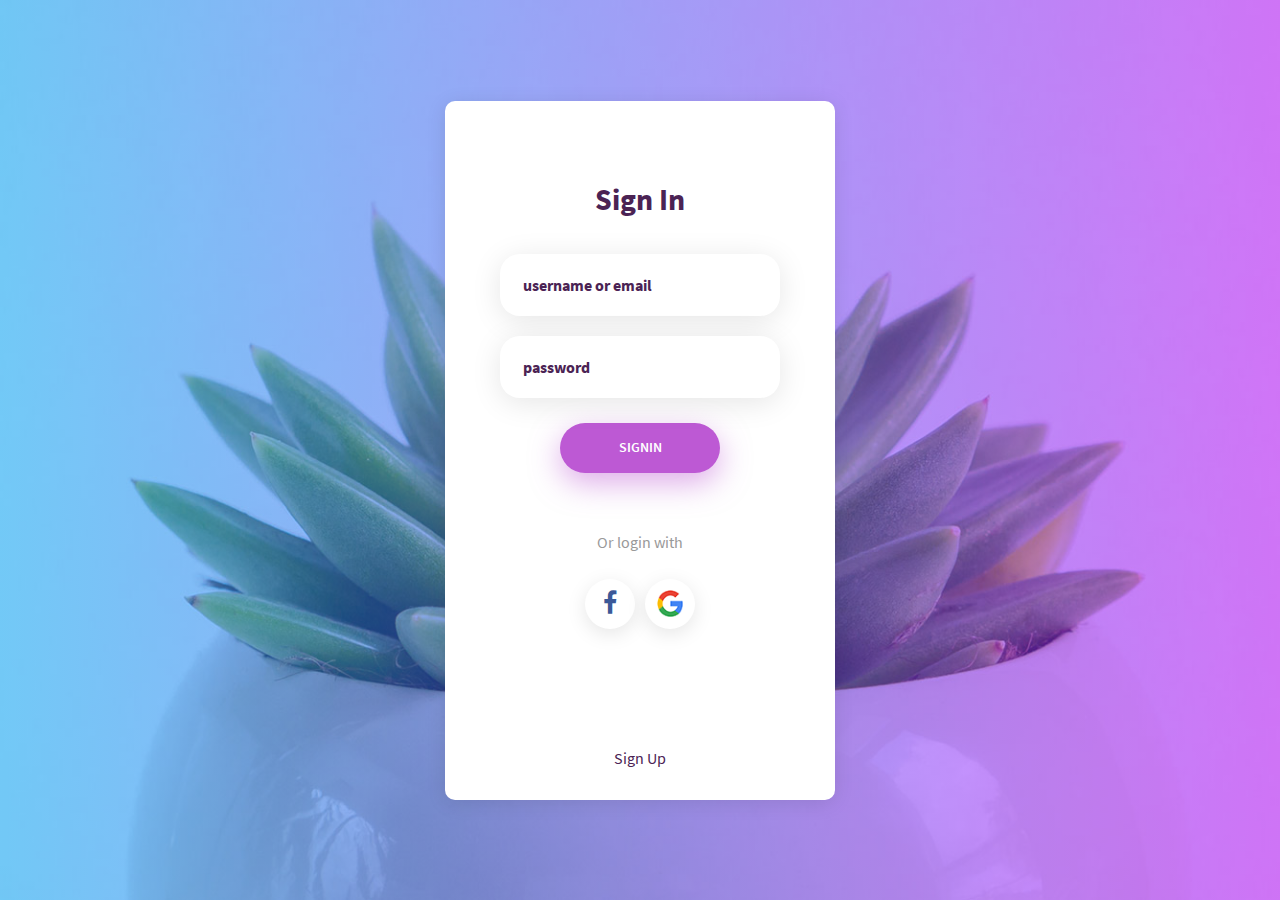
<file: index.html>
<!DOCTYPE html>
<html lang="en">
<head>
	<title>Login V9</title>
	<meta charset="UTF-8">
	<meta name="viewport" content="width=device-width, initial-scale=1">
<!--===============================================================================================-->	
	<link rel="icon" type="image/png" href="images/icons/favicon.ico"/>
<!--===============================================================================================-->
	<link rel="stylesheet" type="text/css" href="vendor/bootstrap/css/bootstrap.min.css">
<!--===============================================================================================-->
	<link rel="stylesheet" type="text/css" href="fonts/font-awesome-4.7.0/css/font-awesome.min.css">
<!--===============================================================================================-->
	<link rel="stylesheet" type="text/css" href="fonts/iconic/css/material-design-iconic-font.min.css">
<!--===============================================================================================-->
	<link rel="stylesheet" type="text/css" href="vendor/animate/animate.css">
<!--===============================================================================================-->	
	<link rel="stylesheet" type="text/css" href="vendor/css-hamburgers/hamburgers.min.css">
<!--===============================================================================================-->
	<link rel="stylesheet" type="text/css" href="vendor/animsition/css/animsition.min.css">
<!--===============================================================================================-->
	<link rel="stylesheet" type="text/css" href="vendor/select2/select2.min.css">
<!--===============================================================================================-->	
	<link rel="stylesheet" type="text/css" href="vendor/daterangepicker/daterangepicker.css">
<!--===============================================================================================-->
	<link rel="stylesheet" type="text/css" href="css/util.css">
	<link rel="stylesheet" type="text/css" href="css/main.css">
<!--===============================================================================================-->
</head>
<body>
	
	
	<div class="container-login100" style="background-image: url('images/bg-01.jpg');">
		<div class="wrap-login100 p-l-55 p-r-55 p-t-80 p-b-30">
			<form class="login100-form validate-form">
				<span class="login100-form-title p-b-37">
					Sign In
				</span>

				<div class="wrap-input100 validate-input m-b-20" data-validate="Enter username or email">
					<input class="input100" type="text" name="username" placeholder="username or email">
					<span class="focus-input100"></span>
				</div>

				<div class="wrap-input100 validate-input m-b-25" data-validate = "Enter password">
					<input class="input100" type="password" name="pass" placeholder="password">
					<span class="focus-input100"></span>
				</div>
				
				<div class="container-login100-form-btn">
					<a class="login100-form-btn" href="page2.html">signin</a>
				</div>
				

				<div class="text-center p-t-57 p-b-20">
					<span class="txt1">
						Or login with
					</span>
				</div>

				<div class="flex-c p-b-112">
					<a href="#" class="login100-social-item">
						<i class="fa fa-facebook-f"></i>
					</a>

					<a href="#" class="login100-social-item">
						<img src="images/icons/icon-google.png" alt="GOOGLE">
					</a>
				</div>

				<div class="text-center">
					<a href="#" class="txt2 hov1">
						Sign Up
					</a>
				</div>
			</form>

			
		</div>
	</div>
	
	

	<div id="dropDownSelect1"></div>
	
<!--===============================================================================================-->
	<script src="vendor/jquery/jquery-3.2.1.min.js"></script>
<!--===============================================================================================-->
	<script src="vendor/animsition/js/animsition.min.js"></script>
<!--===============================================================================================-->
	<script src="vendor/bootstrap/js/popper.js"></script>
	<script src="vendor/bootstrap/js/bootstrap.min.js"></script>
<!--===============================================================================================-->
	<script src="vendor/select2/select2.min.js"></script>
<!--===============================================================================================-->
	<script src="vendor/daterangepicker/moment.min.js"></script>
	<script src="vendor/daterangepicker/daterangepicker.js"></script>
<!--===============================================================================================-->
	<script src="vendor/countdowntime/countdowntime.js"></script>
<!--===============================================================================================-->
	<script src="js/main.js"></script>

</body>
</html>
</file>
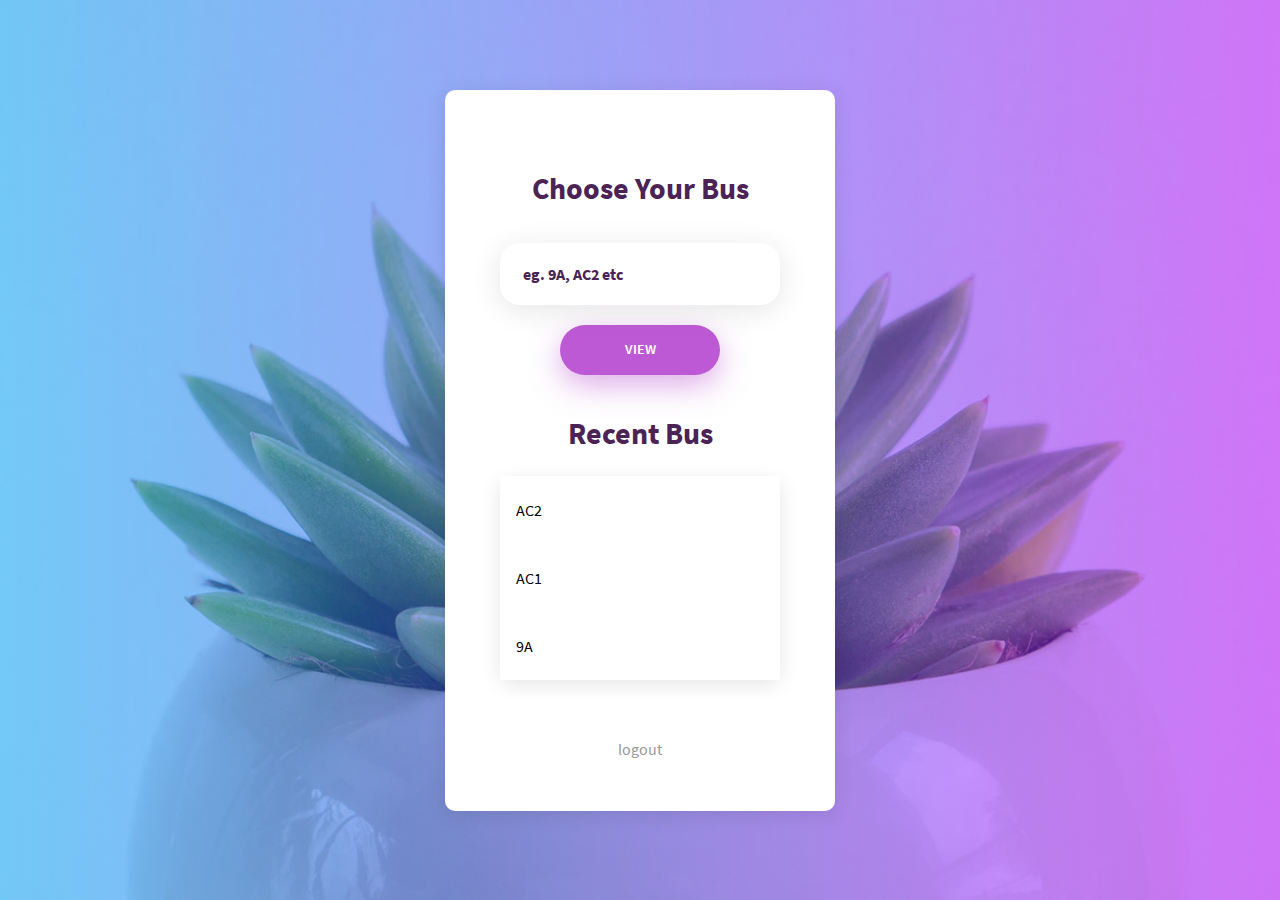
<file: Busess.html>
<!DOCTYPE html>
<html lang="en">
<head>
	<title>Login V9</title>
	<meta charset="UTF-8">
	<meta name="viewport" content="width=device-width, initial-scale=1">
<!--===============================================================================================-->	
	<link rel="icon" type="image/png" href="images/icons/favicon.ico"/>
<!--===============================================================================================-->
	<link rel="stylesheet" type="text/css" href="vendor/bootstrap/css/bootstrap.min.css">
<!--===============================================================================================-->
	<link rel="stylesheet" type="text/css" href="fonts/font-awesome-4.7.0/css/font-awesome.min.css">
<!--===============================================================================================-->
	<link rel="stylesheet" type="text/css" href="fonts/iconic/css/material-design-iconic-font.min.css">
<!--===============================================================================================-->
	<link rel="stylesheet" type="text/css" href="vendor/animate/animate.css">
<!--===============================================================================================-->	
	<link rel="stylesheet" type="text/css" href="vendor/css-hamburgers/hamburgers.min.css">
<!--===============================================================================================-->
	<link rel="stylesheet" type="text/css" href="vendor/animsition/css/animsition.min.css">
<!--===============================================================================================-->
	<link rel="stylesheet" type="text/css" href="vendor/select2/select2.min.css">
<!--===============================================================================================-->	
	<link rel="stylesheet" type="text/css" href="vendor/daterangepicker/daterangepicker.css">
<!--===============================================================================================-->
	<link rel="stylesheet" type="text/css" href="css/util.css">
	<link rel="stylesheet" type="text/css" href="css/main.css">
<!--===============================================================================================-->
</head>
<body>
	
	
	<div class="container-login100" style="background-image: url('images/bg-01.jpg');">
		<div class="wrap-login100 p-l-55 p-r-55 p-t-80 p-b-30">
			<form autocomplete="off" class="login100-form validate-form">
				<span class="login100-form-title p-b-37">
					Choose Your Bus
				</span>

				<div class="wrap-input100 validate-input m-b-20 autocomplete" data-validate="Enter username or email">
					<input id="myInput" class="input100" type="text" name="username" placeholder="eg. 9A, AC2 etc">
					<span class="focus-input100"></span>
				</div>

				
				<div class="container-login100-form-btn">
					<a class="login100-form-btn" href="map.html">View</a>
				</div>
				
				<span class="login100-form-title p-b-25 p-t-40">
					Recent Bus
				</span>

				<div class="tab" >
					<button class="tablinks" >AC2</button>
					<button class="tablinks" >AC1</button>
					<button class="tablinks" >9A</button>
				</div>

				<div class="text-center p-t-57 p-b-20">
					<span class="txt1">
						logout
					</span>
				</div>

			
			</form>

			
		</div>
	</div>
	
	

	<div id="dropDownSelect1"></div>
	
<!--===============================================================================================-->
	<script src="vendor/jquery/jquery-3.2.1.min.js"></script>
<!--===============================================================================================-->
	<script src="vendor/animsition/js/animsition.min.js"></script>
<!--===============================================================================================-->
	<script src="vendor/bootstrap/js/popper.js"></script>
	<script src="vendor/bootstrap/js/bootstrap.min.js"></script>
<!--===============================================================================================-->
	<script src="vendor/select2/select2.min.js"></script>
<!--===============================================================================================-->
	<script src="vendor/daterangepicker/moment.min.js"></script>
	<script src="vendor/daterangepicker/daterangepicker.js"></script>
<!--===============================================================================================-->
	<script src="vendor/countdowntime/countdowntime.js"></script>
<!--===============================================================================================-->
	<script src="js/main.js"></script>
	<script src="js/sugg.js"></script>
	<script>
		autocomplete(document.getElementById("myInput"), countries);
		</script>
</body>
</html>
</file>
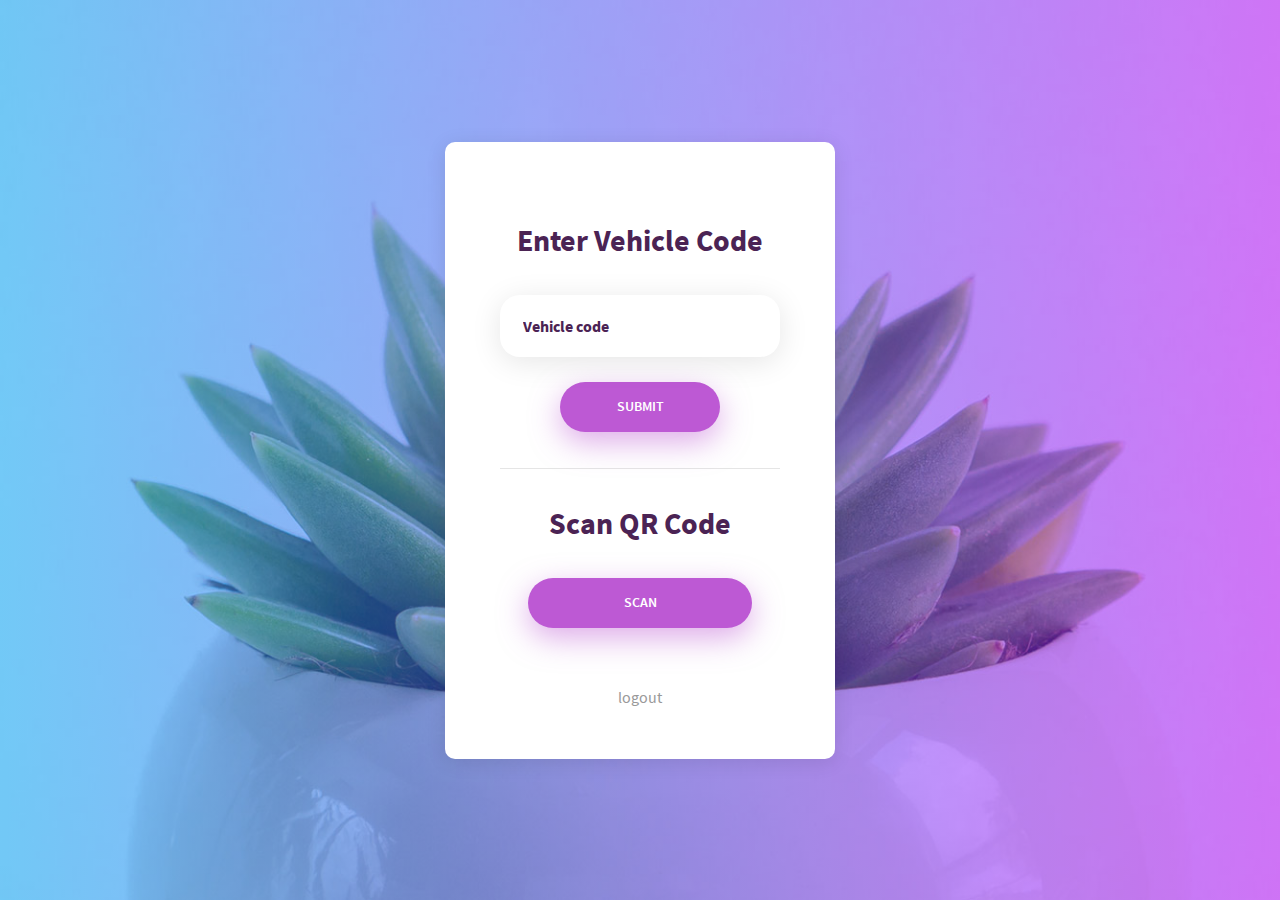
<file: Vehicle.html>
<!DOCTYPE html>
<html lang="en">
<head>
	<title>Login V9</title>
	<meta charset="UTF-8">
	<meta name="viewport" content="width=device-width, initial-scale=1">
<!--===============================================================================================-->	
	<link rel="icon" type="image/png" href="images/icons/favicon.ico"/>
<!--===============================================================================================-->
	<link rel="stylesheet" type="text/css" href="vendor/bootstrap/css/bootstrap.min.css">
<!--===============================================================================================-->
	<link rel="stylesheet" type="text/css" href="fonts/font-awesome-4.7.0/css/font-awesome.min.css">
<!--===============================================================================================-->
	<link rel="stylesheet" type="text/css" href="fonts/iconic/css/material-design-iconic-font.min.css">
<!--===============================================================================================-->
	<link rel="stylesheet" type="text/css" href="vendor/animate/animate.css">
<!--===============================================================================================-->	
	<link rel="stylesheet" type="text/css" href="vendor/css-hamburgers/hamburgers.min.css">
<!--===============================================================================================-->
	<link rel="stylesheet" type="text/css" href="vendor/animsition/css/animsition.min.css">
<!--===============================================================================================-->
	<link rel="stylesheet" type="text/css" href="vendor/select2/select2.min.css">
<!--===============================================================================================-->	
	<link rel="stylesheet" type="text/css" href="vendor/daterangepicker/daterangepicker.css">
<!--===============================================================================================-->
	<link rel="stylesheet" type="text/css" href="css/util.css">
	<link rel="stylesheet" type="text/css" href="css/main.css">
<!--===============================================================================================-->
</head>
<body>
	
	
	<div class="container-login100" style="background-image: url('images/bg-01.jpg');">
		<div class="wrap-login100 p-l-55 p-r-55 p-t-80 p-b-30">
			<form class="login100-form validate-form">
				<span class="login100-form-title p-b-37">
					Enter Vehicle Code
				</span>


				<div class="wrap-input100 validate-input m-b-25" data-validate = "Enter password">
					<input class="input100" type="password" name="pass" placeholder="Vehicle code">
					<span class="focus-input100"></span>
				</div>
				
				<div class="container-login100-form-btn p-b-20">
					<a class="login100-form-btn" href="map.html">Submit</a>
				</div>
				<hr>
				
				<span class="login100-form-title p-b-37 p-t-20">
					Scan QR Code
				</span>

				<div class="container-login100-form-btn">
					<a class="login100-form-btn2" href="map.html">Scan</a>
				</div>

				<div class="text-center p-t-57 p-b-20">
					<span class="txt1">
						logout
					</span>
				</div>

				

			</form>

			
		</div>
	</div>
	
	

	<div id="dropDownSelect1"></div>
	
<!--===============================================================================================-->
	<script src="vendor/jquery/jquery-3.2.1.min.js"></script>
<!--===============================================================================================-->
	<script src="vendor/animsition/js/animsition.min.js"></script>
<!--===============================================================================================-->
	<script src="vendor/bootstrap/js/popper.js"></script>
	<script src="vendor/bootstrap/js/bootstrap.min.js"></script>
<!--===============================================================================================-->
	<script src="vendor/select2/select2.min.js"></script>
<!--===============================================================================================-->
	<script src="vendor/daterangepicker/moment.min.js"></script>
	<script src="vendor/daterangepicker/daterangepicker.js"></script>
<!--===============================================================================================-->
	<script src="vendor/countdowntime/countdowntime.js"></script>
<!--===============================================================================================-->
	<script src="js/main.js"></script>

</body>
</html>
</file>
<file: vendor/daterangepicker/daterangepicker.css>
.daterangepicker {
  position: absolute;
  color: inherit;
  background-color: #fff;
  border-radius: 4px;
  width: 278px;
  padding: 4px;
  margin-top: 1px;
  top: 100px;
  left: 20px;
  /* Calendars */ }
  .daterangepicker:before, .daterangepicker:after {
    position: absolute;
    display: inline-block;
    border-bottom-color: rgba(0, 0, 0, 0.2);
    content: ''; }
  .daterangepicker:before {
    top: -7px;
    border-right: 7px solid transparent;
    border-left: 7px solid transparent;
    border-bottom: 7px solid #ccc; }
  .daterangepicker:after {
    top: -6px;
    border-right: 6px solid transparent;
    border-bottom: 6px solid #fff;
    border-left: 6px solid transparent; }
  .daterangepicker.opensleft:before {
    right: 9px; }
  .daterangepicker.opensleft:after {
    right: 10px; }
  .daterangepicker.openscenter:before {
    left: 0;
    right: 0;
    width: 0;
    margin-left: auto;
    margin-right: auto; }
  .daterangepicker.openscenter:after {
    left: 0;
    right: 0;
    width: 0;
    margin-left: auto;
    margin-right: auto; }
  .daterangepicker.opensright:before {
    left: 9px; }
  .daterangepicker.opensright:after {
    left: 10px; }
  .daterangepicker.dropup {
    margin-top: -5px; }
    .daterangepicker.dropup:before {
      top: initial;
      bottom: -7px;
      border-bottom: initial;
      border-top: 7px solid #ccc; }
    .daterangepicker.dropup:after {
      top: initial;
      bottom: -6px;
      border-bottom: initial;
      border-top: 6px solid #fff; }
  .daterangepicker.dropdown-menu {
    max-width: none;
    z-index: 3001; }
  .daterangepicker.single .ranges, .daterangepicker.single .calendar {
    float: none; }
  .daterangepicker.show-calendar .calendar {
    display: block; }
  .daterangepicker .calendar {
    display: none;
    max-width: 270px;
    margin: 4px; }
    .daterangepicker .calendar.single .calendar-table {
      border: none; }
    .daterangepicker .calendar th, .daterangepicker .calendar td {
      white-space: nowrap;
      text-align: center;
      min-width: 32px; }
  .daterangepicker .calendar-table {
    border: 1px solid #fff;
    padding: 4px;
    border-radius: 4px;
    background-color: #fff; }
  .daterangepicker table {
    width: 100%;
    margin: 0; }
  .daterangepicker td, .daterangepicker th {
    text-align: center;
    width: 20px;
    height: 20px;
    border-radius: 4px;
    border: 1px solid transparent;
    white-space: nowrap;
    cursor: pointer; }
    .daterangepicker td.available:hover, .daterangepicker th.available:hover {
      background-color: #eee;
      border-color: transparent;
      color: inherit; }
    .daterangepicker td.week, .daterangepicker th.week {
      font-size: 80%;
      color: #ccc; }
  .daterangepicker td.off, .daterangepicker td.off.in-range, .daterangepicker td.off.start-date, .daterangepicker td.off.end-date {
    background-color: #fff;
    border-color: transparent;
    color: #999; }
  .daterangepicker td.in-range {
    background-color: #ebf4f8;
    border-color: transparent;
    color: #000;
    border-radius: 0; }
  .daterangepicker td.start-date {
    border-radius: 4px 0 0 4px; }
  .daterangepicker td.end-date {
    border-radius: 0 4px 4px 0; }
  .daterangepicker td.start-date.end-date {
    border-radius: 4px; }
  .daterangepicker td.active, .daterangepicker td.active:hover {
    background-color: #357ebd;
    border-color: transparent;
    color: #fff; }
  .daterangepicker th.month {
    width: auto; }
  .daterangepicker td.disabled, .daterangepicker option.disabled {
    color: #999;
    cursor: not-allowed;
    text-decoration: line-through; }
  .daterangepicker select.monthselect, .daterangepicker select.yearselect {
    font-size: 12px;
    padding: 1px;
    height: auto;
    margin: 0;
    cursor: default; }
  .daterangepicker select.monthselect {
    margin-right: 2%;
    width: 56%; }
  .daterangepicker select.yearselect {
    width: 40%; }
  .daterangepicker select.hourselect, .daterangepicker select.minuteselect, .daterangepicker select.secondselect, .daterangepicker select.ampmselect {
    width: 50px;
    margin-bottom: 0; }
  .daterangepicker .input-mini {
    border: 1px solid #ccc;
    border-radius: 4px;
    color: #555;
    height: 30px;
    line-height: 30px;
    display: block;
    vertical-align: middle;
    margin: 0 0 5px 0;
    padding: 0 6px 0 28px;
    width: 100%; }
    .daterangepicker .input-mini.active {
      border: 1px solid #08c;
      border-radius: 4px; }
  .daterangepicker .daterangepicker_input {
    position: relative; }
    .daterangepicker .daterangepicker_input i {
      position: absolute;
      left: 8px;
      top: 8px; }
  .daterangepicker.rtl .input-mini {
    padding-right: 28px;
    padding-left: 6px; }
  .daterangepicker.rtl .daterangepicker_input i {
    left: auto;
    right: 8px; }
  .daterangepicker .calendar-time {
    text-align: center;
    margin: 5px auto;
    line-height: 30px;
    position: relative;
    padding-left: 28px; }
    .daterangepicker .calendar-time select.disabled {
      color: #ccc;
      cursor: not-allowed; }

.ranges {
  font-size: 11px;
  float: none;
  margin: 4px;
  text-align: left; }
  .ranges ul {
    list-style: none;
    margin: 0 auto;
    padding: 0;
    width: 100%; }
  .ranges li {
    font-size: 13px;
    background-color: #f5f5f5;
    border: 1px solid #f5f5f5;
    border-radius: 4px;
    color: #08c;
    padding: 3px 12px;
    margin-bottom: 8px;
    cursor: pointer; }
    .ranges li:hover {
      background-color: #08c;
      border: 1px solid #08c;
      color: #fff; }
    .ranges li.active {
      background-color: #08c;
      border: 1px solid #08c;
      color: #fff; }

/*  Larger Screen Styling */
@media (min-width: 564px) {
  .daterangepicker {
    width: auto; }
    .daterangepicker .ranges ul {
      width: 160px; }
    .daterangepicker.single .ranges ul {
      width: 100%; }
    .daterangepicker.single .calendar.left {
      clear: none; }
    .daterangepicker.single.ltr .ranges, .daterangepicker.single.ltr .calendar {
      float: left; }
    .daterangepicker.single.rtl .ranges, .daterangepicker.single.rtl .calendar {
      float: right; }
    .daterangepicker.ltr {
      direction: ltr;
      text-align: left; }
      .daterangepicker.ltr .calendar.left {
        clear: left;
        margin-right: 0; }
        .daterangepicker.ltr .calendar.left .calendar-table {
          border-right: none;
          border-top-right-radius: 0;
          border-bottom-right-radius: 0; }
      .daterangepicker.ltr .calendar.right {
        margin-left: 0; }
        .daterangepicker.ltr .calendar.right .calendar-table {
          border-left: none;
          border-top-left-radius: 0;
          border-bottom-left-radius: 0; }
      .daterangepicker.ltr .left .daterangepicker_input {
        padding-right: 12px; }
      .daterangepicker.ltr .calendar.left .calendar-table {
        padding-right: 12px; }
      .daterangepicker.ltr .ranges, .daterangepicker.ltr .calendar {
        float: left; }
    .daterangepicker.rtl {
      direction: rtl;
      text-align: right; }
      .daterangepicker.rtl .calendar.left {
        clear: right;
        margin-left: 0; }
        .daterangepicker.rtl .calendar.left .calendar-table {
          border-left: none;
          border-top-left-radius: 0;
          border-bottom-left-radius: 0; }
      .daterangepicker.rtl .calendar.right {
        margin-right: 0; }
        .daterangepicker.rtl .calendar.right .calendar-table {
          border-right: none;
          border-top-right-radius: 0;
          border-bottom-right-radius: 0; }
      .daterangepicker.rtl .left .daterangepicker_input {
        padding-left: 12px; }
      .daterangepicker.rtl .calendar.left .calendar-table {
        padding-left: 12px; }
      .daterangepicker.rtl .ranges, .daterangepicker.rtl .calendar {
        text-align: right;
        float: right; } }
@media (min-width: 730px) {
  .daterangepicker .ranges {
    width: auto; }
  .daterangepicker.ltr .ranges {
    float: left; }
  .daterangepicker.rtl .ranges {
    float: right; }
  .daterangepicker .calendar.left {
    clear: none !important; } }
</file>
<file: css/util.css>
/*[ FONT SIZE ]
///////////////////////////////////////////////////////////
*/
.fs-1 {font-size: 1px;}
.fs-2 {font-size: 2px;}
.fs-3 {font-size: 3px;}
.fs-4 {font-size: 4px;}
.fs-5 {font-size: 5px;}
.fs-6 {font-size: 6px;}
.fs-7 {font-size: 7px;}
.fs-8 {font-size: 8px;}
.fs-9 {font-size: 9px;}
.fs-10 {font-size: 10px;}
.fs-11 {font-size: 11px;}
.fs-12 {font-size: 12px;}
.fs-13 {font-size: 13px;}
.fs-14 {font-size: 14px;}
.fs-15 {font-size: 15px;}
.fs-16 {font-size: 16px;}
.fs-17 {font-size: 17px;}
.fs-18 {font-size: 18px;}
.fs-19 {font-size: 19px;}
.fs-20 {font-size: 20px;}
.fs-21 {font-size: 21px;}
.fs-22 {font-size: 22px;}
.fs-23 {font-size: 23px;}
.fs-24 {font-size: 24px;}
.fs-25 {font-size: 25px;}
.fs-26 {font-size: 26px;}
.fs-27 {font-size: 27px;}
.fs-28 {font-size: 28px;}
.fs-29 {font-size: 29px;}
.fs-30 {font-size: 30px;}
.fs-31 {font-size: 31px;}
.fs-32 {font-size: 32px;}
.fs-33 {font-size: 33px;}
.fs-34 {font-size: 34px;}
.fs-35 {font-size: 35px;}
.fs-36 {font-size: 36px;}
.fs-37 {font-size: 37px;}
.fs-38 {font-size: 38px;}
.fs-39 {font-size: 39px;}
.fs-40 {font-size: 40px;}
.fs-41 {font-size: 41px;}
.fs-42 {font-size: 42px;}
.fs-43 {font-size: 43px;}
.fs-44 {font-size: 44px;}
.fs-45 {font-size: 45px;}
.fs-46 {font-size: 46px;}
.fs-47 {font-size: 47px;}
.fs-48 {font-size: 48px;}
.fs-49 {font-size: 49px;}
.fs-50 {font-size: 50px;}
.fs-51 {font-size: 51px;}
.fs-52 {font-size: 52px;}
.fs-53 {font-size: 53px;}
.fs-54 {font-size: 54px;}
.fs-55 {font-size: 55px;}
.fs-56 {font-size: 56px;}
.fs-57 {font-size: 57px;}
.fs-58 {font-size: 58px;}
.fs-59 {font-size: 59px;}
.fs-60 {font-size: 60px;}
.fs-61 {font-size: 61px;}
.fs-62 {font-size: 62px;}
.fs-63 {font-size: 63px;}
.fs-64 {font-size: 64px;}
.fs-65 {font-size: 65px;}
.fs-66 {font-size: 66px;}
.fs-67 {font-size: 67px;}
.fs-68 {font-size: 68px;}
.fs-69 {font-size: 69px;}
.fs-70 {font-size: 70px;}
.fs-71 {font-size: 71px;}
.fs-72 {font-size: 72px;}
.fs-73 {font-size: 73px;}
.fs-74 {font-size: 74px;}
.fs-75 {font-size: 75px;}
.fs-76 {font-size: 76px;}
.fs-77 {font-size: 77px;}
.fs-78 {font-size: 78px;}
.fs-79 {font-size: 79px;}
.fs-80 {font-size: 80px;}
.fs-81 {font-size: 81px;}
.fs-82 {font-size: 82px;}
.fs-83 {font-size: 83px;}
.fs-84 {font-size: 84px;}
.fs-85 {font-size: 85px;}
.fs-86 {font-size: 86px;}
.fs-87 {font-size: 87px;}
.fs-88 {font-size: 88px;}
.fs-89 {font-size: 89px;}
.fs-90 {font-size: 90px;}
.fs-91 {font-size: 91px;}
.fs-92 {font-size: 92px;}
.fs-93 {font-size: 93px;}
.fs-94 {font-size: 94px;}
.fs-95 {font-size: 95px;}
.fs-96 {font-size: 96px;}
.fs-97 {font-size: 97px;}
.fs-98 {font-size: 98px;}
.fs-99 {font-size: 99px;}
.fs-100 {font-size: 100px;}
.fs-101 {font-size: 101px;}
.fs-102 {font-size: 102px;}
.fs-103 {font-size: 103px;}
.fs-104 {font-size: 104px;}
.fs-105 {font-size: 105px;}
.fs-106 {font-size: 106px;}
.fs-107 {font-size: 107px;}
.fs-108 {font-size: 108px;}
.fs-109 {font-size: 109px;}
.fs-110 {font-size: 110px;}
.fs-111 {font-size: 111px;}
.fs-112 {font-size: 112px;}
.fs-113 {font-size: 113px;}
.fs-114 {font-size: 114px;}
.fs-115 {font-size: 115px;}
.fs-116 {font-size: 116px;}
.fs-117 {font-size: 117px;}
.fs-118 {font-size: 118px;}
.fs-119 {font-size: 119px;}
.fs-120 {font-size: 120px;}
.fs-121 {font-size: 121px;}
.fs-122 {font-size: 122px;}
.fs-123 {font-size: 123px;}
.fs-124 {font-size: 124px;}
.fs-125 {font-size: 125px;}
.fs-126 {font-size: 126px;}
.fs-127 {font-size: 127px;}
.fs-128 {font-size: 128px;}
.fs-129 {font-size: 129px;}
.fs-130 {font-size: 130px;}
.fs-131 {font-size: 131px;}
.fs-132 {font-size: 132px;}
.fs-133 {font-size: 133px;}
.fs-134 {font-size: 134px;}
.fs-135 {font-size: 135px;}
.fs-136 {font-size: 136px;}
.fs-137 {font-size: 137px;}
.fs-138 {font-size: 138px;}
.fs-139 {font-size: 139px;}
.fs-140 {font-size: 140px;}
.fs-141 {font-size: 141px;}
.fs-142 {font-size: 142px;}
.fs-143 {font-size: 143px;}
.fs-144 {font-size: 144px;}
.fs-145 {font-size: 145px;}
.fs-146 {font-size: 146px;}
.fs-147 {font-size: 147px;}
.fs-148 {font-size: 148px;}
.fs-149 {font-size: 149px;}
.fs-150 {font-size: 150px;}
.fs-151 {font-size: 151px;}
.fs-152 {font-size: 152px;}
.fs-153 {font-size: 153px;}
.fs-154 {font-size: 154px;}
.fs-155 {font-size: 155px;}
.fs-156 {font-size: 156px;}
.fs-157 {font-size: 157px;}
.fs-158 {font-size: 158px;}
.fs-159 {font-size: 159px;}
.fs-160 {font-size: 160px;}
.fs-161 {font-size: 161px;}
.fs-162 {font-size: 162px;}
.fs-163 {font-size: 163px;}
.fs-164 {font-size: 164px;}
.fs-165 {font-size: 165px;}
.fs-166 {font-size: 166px;}
.fs-167 {font-size: 167px;}
.fs-168 {font-size: 168px;}
.fs-169 {font-size: 169px;}
.fs-170 {font-size: 170px;}
.fs-171 {font-size: 171px;}
.fs-172 {font-size: 172px;}
.fs-173 {font-size: 173px;}
.fs-174 {font-size: 174px;}
.fs-175 {font-size: 175px;}
.fs-176 {font-size: 176px;}
.fs-177 {font-size: 177px;}
.fs-178 {font-size: 178px;}
.fs-179 {font-size: 179px;}
.fs-180 {font-size: 180px;}
.fs-181 {font-size: 181px;}
.fs-182 {font-size: 182px;}
.fs-183 {font-size: 183px;}
.fs-184 {font-size: 184px;}
.fs-185 {font-size: 185px;}
.fs-186 {font-size: 186px;}
.fs-187 {font-size: 187px;}
.fs-188 {font-size: 188px;}
.fs-189 {font-size: 189px;}
.fs-190 {font-size: 190px;}
.fs-191 {font-size: 191px;}
.fs-192 {font-size: 192px;}
.fs-193 {font-size: 193px;}
.fs-194 {font-size: 194px;}
.fs-195 {font-size: 195px;}
.fs-196 {font-size: 196px;}
.fs-197 {font-size: 197px;}
.fs-198 {font-size: 198px;}
.fs-199 {font-size: 199px;}
.fs-200 {font-size: 200px;}

/*[ PADDING ]
///////////////////////////////////////////////////////////
*/
.p-t-0 {padding-top: 0px;}
.p-t-1 {padding-top: 1px;}
.p-t-2 {padding-top: 2px;}
.p-t-3 {padding-top: 3px;}
.p-t-4 {padding-top: 4px;}
.p-t-5 {padding-top: 5px;}
.p-t-6 {padding-top: 6px;}
.p-t-7 {padding-top: 7px;}
.p-t-8 {padding-top: 8px;}
.p-t-9 {padding-top: 9px;}
.p-t-10 {padding-top: 10px;}
.p-t-11 {padding-top: 11px;}
.p-t-12 {padding-top: 12px;}
.p-t-13 {padding-top: 13px;}
.p-t-14 {padding-top: 14px;}
.p-t-15 {padding-top: 15px;}
.p-t-16 {padding-top: 16px;}
.p-t-17 {padding-top: 17px;}
.p-t-18 {padding-top: 18px;}
.p-t-19 {padding-top: 19px;}
.p-t-20 {padding-top: 20px;}
.p-t-21 {padding-top: 21px;}
.p-t-22 {padding-top: 22px;}
.p-t-23 {padding-top: 23px;}
.p-t-24 {padding-top: 24px;}
.p-t-25 {padding-top: 25px;}
.p-t-26 {padding-top: 26px;}
.p-t-27 {padding-top: 27px;}
.p-t-28 {padding-top: 28px;}
.p-t-29 {padding-top: 29px;}
.p-t-30 {padding-top: 30px;}
.p-t-31 {padding-top: 31px;}
.p-t-32 {padding-top: 32px;}
.p-t-33 {padding-top: 33px;}
.p-t-34 {padding-top: 34px;}
.p-t-35 {padding-top: 35px;}
.p-t-36 {padding-top: 36px;}
.p-t-37 {padding-top: 37px;}
.p-t-38 {padding-top: 38px;}
.p-t-39 {padding-top: 39px;}
.p-t-40 {padding-top: 40px;}
.p-t-41 {padding-top: 41px;}
.p-t-42 {padding-top: 42px;}
.p-t-43 {padding-top: 43px;}
.p-t-44 {padding-top: 44px;}
.p-t-45 {padding-top: 45px;}
.p-t-46 {padding-top: 46px;}
.p-t-47 {padding-top: 47px;}
.p-t-48 {padding-top: 48px;}
.p-t-49 {padding-top: 49px;}
.p-t-50 {padding-top: 50px;}
.p-t-51 {padding-top: 51px;}
.p-t-52 {padding-top: 52px;}
.p-t-53 {padding-top: 53px;}
.p-t-54 {padding-top: 54px;}
.p-t-55 {padding-top: 55px;}
.p-t-56 {padding-top: 56px;}
.p-t-57 {padding-top: 57px;}
.p-t-58 {padding-top: 58px;}
.p-t-59 {padding-top: 59px;}
.p-t-60 {padding-top: 60px;}
.p-t-61 {padding-top: 61px;}
.p-t-62 {padding-top: 62px;}
.p-t-63 {padding-top: 63px;}
.p-t-64 {padding-top: 64px;}
.p-t-65 {padding-top: 65px;}
.p-t-66 {padding-top: 66px;}
.p-t-67 {padding-top: 67px;}
.p-t-68 {padding-top: 68px;}
.p-t-69 {padding-top: 69px;}
.p-t-70 {padding-top: 70px;}
.p-t-71 {padding-top: 71px;}
.p-t-72 {padding-top: 72px;}
.p-t-73 {padding-top: 73px;}
.p-t-74 {padding-top: 74px;}
.p-t-75 {padding-top: 75px;}
.p-t-76 {padding-top: 76px;}
.p-t-77 {padding-top: 77px;}
.p-t-78 {padding-top: 78px;}
.p-t-79 {padding-top: 79px;}
.p-t-80 {padding-top: 80px;}
.p-t-81 {padding-top: 81px;}
.p-t-82 {padding-top: 82px;}
.p-t-83 {padding-top: 83px;}
.p-t-84 {padding-top: 84px;}
.p-t-85 {padding-top: 85px;}
.p-t-86 {padding-top: 86px;}
.p-t-87 {padding-top: 87px;}
.p-t-88 {padding-top: 88px;}
.p-t-89 {padding-top: 89px;}
.p-t-90 {padding-top: 90px;}
.p-t-91 {padding-top: 91px;}
.p-t-92 {padding-top: 92px;}
.p-t-93 {padding-top: 93px;}
.p-t-94 {padding-top: 94px;}
.p-t-95 {padding-top: 95px;}
.p-t-96 {padding-top: 96px;}
.p-t-97 {padding-top: 97px;}
.p-t-98 {padding-top: 98px;}
.p-t-99 {padding-top: 99px;}
.p-t-100 {padding-top: 100px;}
.p-t-101 {padding-top: 101px;}
.p-t-102 {padding-top: 102px;}
.p-t-103 {padding-top: 103px;}
.p-t-104 {padding-top: 104px;}
.p-t-105 {padding-top: 105px;}
.p-t-106 {padding-top: 106px;}
.p-t-107 {padding-top: 107px;}
.p-t-108 {padding-top: 108px;}
.p-t-109 {padding-top: 109px;}
.p-t-110 {padding-top: 110px;}
.p-t-111 {padding-top: 111px;}
.p-t-112 {padding-top: 112px;}
.p-t-113 {padding-top: 113px;}
.p-t-114 {padding-top: 114px;}
.p-t-115 {padding-top: 115px;}
.p-t-116 {padding-top: 116px;}
.p-t-117 {padding-top: 117px;}
.p-t-118 {padding-top: 118px;}
.p-t-119 {padding-top: 119px;}
.p-t-120 {padding-top: 120px;}
.p-t-121 {padding-top: 121px;}
.p-t-122 {padding-top: 122px;}
.p-t-123 {padding-top: 123px;}
.p-t-124 {padding-top: 124px;}
.p-t-125 {padding-top: 125px;}
.p-t-126 {padding-top: 126px;}
.p-t-127 {padding-top: 127px;}
.p-t-128 {padding-top: 128px;}
.p-t-129 {padding-top: 129px;}
.p-t-130 {padding-top: 130px;}
.p-t-131 {padding-top: 131px;}
.p-t-132 {padding-top: 132px;}
.p-t-133 {padding-top: 133px;}
.p-t-134 {padding-top: 134px;}
.p-t-135 {padding-top: 135px;}
.p-t-136 {padding-top: 136px;}
.p-t-137 {padding-top: 137px;}
.p-t-138 {padding-top: 138px;}
.p-t-139 {padding-top: 139px;}
.p-t-140 {padding-top: 140px;}
.p-t-141 {padding-top: 141px;}
.p-t-142 {padding-top: 142px;}
.p-t-143 {padding-top: 143px;}
.p-t-144 {padding-top: 144px;}
.p-t-145 {padding-top: 145px;}
.p-t-146 {padding-top: 146px;}
.p-t-147 {padding-top: 147px;}
.p-t-148 {padding-top: 148px;}
.p-t-149 {padding-top: 149px;}
.p-t-150 {padding-top: 150px;}
.p-t-151 {padding-top: 151px;}
.p-t-152 {padding-top: 152px;}
.p-t-153 {padding-top: 153px;}
.p-t-154 {padding-top: 154px;}
.p-t-155 {padding-top: 155px;}
.p-t-156 {padding-top: 156px;}
.p-t-157 {padding-top: 157px;}
.p-t-158 {padding-top: 158px;}
.p-t-159 {padding-top: 159px;}
.p-t-160 {padding-top: 160px;}
.p-t-161 {padding-top: 161px;}
.p-t-162 {padding-top: 162px;}
.p-t-163 {padding-top: 163px;}
.p-t-164 {padding-top: 164px;}
.p-t-165 {padding-top: 165px;}
.p-t-166 {padding-top: 166px;}
.p-t-167 {padding-top: 167px;}
.p-t-168 {padding-top: 168px;}
.p-t-169 {padding-top: 169px;}
.p-t-170 {padding-top: 170px;}
.p-t-171 {padding-top: 171px;}
.p-t-172 {padding-top: 172px;}
.p-t-173 {padding-top: 173px;}
.p-t-174 {padding-top: 174px;}
.p-t-175 {padding-top: 175px;}
.p-t-176 {padding-top: 176px;}
.p-t-177 {padding-top: 177px;}
.p-t-178 {padding-top: 178px;}
.p-t-179 {padding-top: 179px;}
.p-t-180 {padding-top: 180px;}
.p-t-181 {padding-top: 181px;}
.p-t-182 {padding-top: 182px;}
.p-t-183 {padding-top: 183px;}
.p-t-184 {padding-top: 184px;}
.p-t-185 {padding-top: 185px;}
.p-t-186 {padding-top: 186px;}
.p-t-187 {padding-top: 187px;}
.p-t-188 {padding-top: 188px;}
.p-t-189 {padding-top: 189px;}
.p-t-190 {padding-top: 190px;}
.p-t-191 {padding-top: 191px;}
.p-t-192 {padding-top: 192px;}
.p-t-193 {padding-top: 193px;}
.p-t-194 {padding-top: 194px;}
.p-t-195 {padding-top: 195px;}
.p-t-196 {padding-top: 196px;}
.p-t-197 {padding-top: 197px;}
.p-t-198 {padding-top: 198px;}
.p-t-199 {padding-top: 199px;}
.p-t-200 {padding-top: 200px;}
.p-t-201 {padding-top: 201px;}
.p-t-202 {padding-top: 202px;}
.p-t-203 {padding-top: 203px;}
.p-t-204 {padding-top: 204px;}
.p-t-205 {padding-top: 205px;}
.p-t-206 {padding-top: 206px;}
.p-t-207 {padding-top: 207px;}
.p-t-208 {padding-top: 208px;}
.p-t-209 {padding-top: 209px;}
.p-t-210 {padding-top: 210px;}
.p-t-211 {padding-top: 211px;}
.p-t-212 {padding-top: 212px;}
.p-t-213 {padding-top: 213px;}
.p-t-214 {padding-top: 214px;}
.p-t-215 {padding-top: 215px;}
.p-t-216 {padding-top: 216px;}
.p-t-217 {padding-top: 217px;}
.p-t-218 {padding-top: 218px;}
.p-t-219 {padding-top: 219px;}
.p-t-220 {padding-top: 220px;}
.p-t-221 {padding-top: 221px;}
.p-t-222 {padding-top: 222px;}
.p-t-223 {padding-top: 223px;}
.p-t-224 {padding-top: 224px;}
.p-t-225 {padding-top: 225px;}
.p-t-226 {padding-top: 226px;}
.p-t-227 {padding-top: 227px;}
.p-t-228 {padding-top: 228px;}
.p-t-229 {padding-top: 229px;}
.p-t-230 {padding-top: 230px;}
.p-t-231 {padding-top: 231px;}
.p-t-232 {padding-top: 232px;}
.p-t-233 {padding-top: 233px;}
.p-t-234 {padding-top: 234px;}
.p-t-235 {padding-top: 235px;}
.p-t-236 {padding-top: 236px;}
.p-t-237 {padding-top: 237px;}
.p-t-238 {padding-top: 238px;}
.p-t-239 {padding-top: 239px;}
.p-t-240 {padding-top: 240px;}
.p-t-241 {padding-top: 241px;}
.p-t-242 {padding-top: 242px;}
.p-t-243 {padding-top: 243px;}
.p-t-244 {padding-top: 244px;}
.p-t-245 {padding-top: 245px;}
.p-t-246 {padding-top: 246px;}
.p-t-247 {padding-top: 247px;}
.p-t-248 {padding-top: 248px;}
.p-t-249 {padding-top: 249px;}
.p-t-250 {padding-top: 250px;}
.p-b-0 {padding-bottom: 0px;}
.p-b-1 {padding-bottom: 1px;}
.p-b-2 {padding-bottom: 2px;}
.p-b-3 {padding-bottom: 3px;}
.p-b-4 {padding-bottom: 4px;}
.p-b-5 {padding-bottom: 5px;}
.p-b-6 {padding-bottom: 6px;}
.p-b-7 {padding-bottom: 7px;}
.p-b-8 {padding-bottom: 8px;}
.p-b-9 {padding-bottom: 9px;}
.p-b-10 {padding-bottom: 10px;}
.p-b-11 {padding-bottom: 11px;}
.p-b-12 {padding-bottom: 12px;}
.p-b-13 {padding-bottom: 13px;}
.p-b-14 {padding-bottom: 14px;}
.p-b-15 {padding-bottom: 15px;}
.p-b-16 {padding-bottom: 16px;}
.p-b-17 {padding-bottom: 17px;}
.p-b-18 {padding-bottom: 18px;}
.p-b-19 {padding-bottom: 19px;}
.p-b-20 {padding-bottom: 20px;}
.p-b-21 {padding-bottom: 21px;}
.p-b-22 {padding-bottom: 22px;}
.p-b-23 {padding-bottom: 23px;}
.p-b-24 {padding-bottom: 24px;}
.p-b-25 {padding-bottom: 25px;}
.p-b-26 {padding-bottom: 26px;}
.p-b-27 {padding-bottom: 27px;}
.p-b-28 {padding-bottom: 28px;}
.p-b-29 {padding-bottom: 29px;}
.p-b-30 {padding-bottom: 30px;}
.p-b-31 {padding-bottom: 31px;}
.p-b-32 {padding-bottom: 32px;}
.p-b-33 {padding-bottom: 33px;}
.p-b-34 {padding-bottom: 34px;}
.p-b-35 {padding-bottom: 35px;}
.p-b-36 {padding-bottom: 36px;}
.p-b-37 {padding-bottom: 37px;}
.p-b-38 {padding-bottom: 38px;}
.p-b-39 {padding-bottom: 39px;}
.p-b-40 {padding-bottom: 40px;}
.p-b-41 {padding-bottom: 41px;}
.p-b-42 {padding-bottom: 42px;}
.p-b-43 {padding-bottom: 43px;}
.p-b-44 {padding-bottom: 44px;}
.p-b-45 {padding-bottom: 45px;}
.p-b-46 {padding-bottom: 46px;}
.p-b-47 {padding-bottom: 47px;}
.p-b-48 {padding-bottom: 48px;}
.p-b-49 {padding-bottom: 49px;}
.p-b-50 {padding-bottom: 50px;}
.p-b-51 {padding-bottom: 51px;}
.p-b-52 {padding-bottom: 52px;}
.p-b-53 {padding-bottom: 53px;}
.p-b-54 {padding-bottom: 54px;}
.p-b-55 {padding-bottom: 55px;}
.p-b-56 {padding-bottom: 56px;}
.p-b-57 {padding-bottom: 57px;}
.p-b-58 {padding-bottom: 58px;}
.p-b-59 {padding-bottom: 59px;}
.p-b-60 {padding-bottom: 60px;}
.p-b-61 {padding-bottom: 61px;}
.p-b-62 {padding-bottom: 62px;}
.p-b-63 {padding-bottom: 63px;}
.p-b-64 {padding-bottom: 64px;}
.p-b-65 {padding-bottom: 65px;}
.p-b-66 {padding-bottom: 66px;}
.p-b-67 {padding-bottom: 67px;}
.p-b-68 {padding-bottom: 68px;}
.p-b-69 {padding-bottom: 69px;}
.p-b-70 {padding-bottom: 70px;}
.p-b-71 {padding-bottom: 71px;}
.p-b-72 {padding-bottom: 72px;}
.p-b-73 {padding-bottom: 73px;}
.p-b-74 {padding-bottom: 74px;}
.p-b-75 {padding-bottom: 75px;}
.p-b-76 {padding-bottom: 76px;}
.p-b-77 {padding-bottom: 77px;}
.p-b-78 {padding-bottom: 78px;}
.p-b-79 {padding-bottom: 79px;}
.p-b-80 {padding-bottom: 80px;}
.p-b-81 {padding-bottom: 81px;}
.p-b-82 {padding-bottom: 82px;}
.p-b-83 {padding-bottom: 83px;}
.p-b-84 {padding-bottom: 84px;}
.p-b-85 {padding-bottom: 85px;}
.p-b-86 {padding-bottom: 86px;}
.p-b-87 {padding-bottom: 87px;}
.p-b-88 {padding-bottom: 88px;}
.p-b-89 {padding-bottom: 89px;}
.p-b-90 {padding-bottom: 90px;}
.p-b-91 {padding-bottom: 91px;}
.p-b-92 {padding-bottom: 92px;}
.p-b-93 {padding-bottom: 93px;}
.p-b-94 {padding-bottom: 94px;}
.p-b-95 {padding-bottom: 95px;}
.p-b-96 {padding-bottom: 96px;}
.p-b-97 {padding-bottom: 97px;}
.p-b-98 {padding-bottom: 98px;}
.p-b-99 {padding-bottom: 99px;}
.p-b-100 {padding-bottom: 100px;}
.p-b-101 {padding-bottom: 101px;}
.p-b-102 {padding-bottom: 102px;}
.p-b-103 {padding-bottom: 103px;}
.p-b-104 {padding-bottom: 104px;}
.p-b-105 {padding-bottom: 105px;}
.p-b-106 {padding-bottom: 106px;}
.p-b-107 {padding-bottom: 107px;}
.p-b-108 {padding-bottom: 108px;}
.p-b-109 {padding-bottom: 109px;}
.p-b-110 {padding-bottom: 110px;}
.p-b-111 {padding-bottom: 111px;}
.p-b-112 {padding-bottom: 112px;}
.p-b-113 {padding-bottom: 113px;}
.p-b-114 {padding-bottom: 114px;}
.p-b-115 {padding-bottom: 115px;}
.p-b-116 {padding-bottom: 116px;}
.p-b-117 {padding-bottom: 117px;}
.p-b-118 {padding-bottom: 118px;}
.p-b-119 {padding-bottom: 119px;}
.p-b-120 {padding-bottom: 120px;}
.p-b-121 {padding-bottom: 121px;}
.p-b-122 {padding-bottom: 122px;}
.p-b-123 {padding-bottom: 123px;}
.p-b-124 {padding-bottom: 124px;}
.p-b-125 {padding-bottom: 125px;}
.p-b-126 {padding-bottom: 126px;}
.p-b-127 {padding-bottom: 127px;}
.p-b-128 {padding-bottom: 128px;}
.p-b-129 {padding-bottom: 129px;}
.p-b-130 {padding-bottom: 130px;}
.p-b-131 {padding-bottom: 131px;}
.p-b-132 {padding-bottom: 132px;}
.p-b-133 {padding-bottom: 133px;}
.p-b-134 {padding-bottom: 134px;}
.p-b-135 {padding-bottom: 135px;}
.p-b-136 {padding-bottom: 136px;}
.p-b-137 {padding-bottom: 137px;}
.p-b-138 {padding-bottom: 138px;}
.p-b-139 {padding-bottom: 139px;}
.p-b-140 {padding-bottom: 140px;}
.p-b-141 {padding-bottom: 141px;}
.p-b-142 {padding-bottom: 142px;}
.p-b-143 {padding-bottom: 143px;}
.p-b-144 {padding-bottom: 144px;}
.p-b-145 {padding-bottom: 145px;}
.p-b-146 {padding-bottom: 146px;}
.p-b-147 {padding-bottom: 147px;}
.p-b-148 {padding-bottom: 148px;}
.p-b-149 {padding-bottom: 149px;}
.p-b-150 {padding-bottom: 150px;}
.p-b-151 {padding-bottom: 151px;}
.p-b-152 {padding-bottom: 152px;}
.p-b-153 {padding-bottom: 153px;}
.p-b-154 {padding-bottom: 154px;}
.p-b-155 {padding-bottom: 155px;}
.p-b-156 {padding-bottom: 156px;}
.p-b-157 {padding-bottom: 157px;}
.p-b-158 {padding-bottom: 158px;}
.p-b-159 {padding-bottom: 159px;}
.p-b-160 {padding-bottom: 160px;}
.p-b-161 {padding-bottom: 161px;}
.p-b-162 {padding-bottom: 162px;}
.p-b-163 {padding-bottom: 163px;}
.p-b-164 {padding-bottom: 164px;}
.p-b-165 {padding-bottom: 165px;}
.p-b-166 {padding-bottom: 166px;}
.p-b-167 {padding-bottom: 167px;}
.p-b-168 {padding-bottom: 168px;}
.p-b-169 {padding-bottom: 169px;}
.p-b-170 {padding-bottom: 170px;}
.p-b-171 {padding-bottom: 171px;}
.p-b-172 {padding-bottom: 172px;}
.p-b-173 {padding-bottom: 173px;}
.p-b-174 {padding-bottom: 174px;}
.p-b-175 {padding-bottom: 175px;}
.p-b-176 {padding-bottom: 176px;}
.p-b-177 {padding-bottom: 177px;}
.p-b-178 {padding-bottom: 178px;}
.p-b-179 {padding-bottom: 179px;}
.p-b-180 {padding-bottom: 180px;}
.p-b-181 {padding-bottom: 181px;}
.p-b-182 {padding-bottom: 182px;}
.p-b-183 {padding-bottom: 183px;}
.p-b-184 {padding-bottom: 184px;}
.p-b-185 {padding-bottom: 185px;}
.p-b-186 {padding-bottom: 186px;}
.p-b-187 {padding-bottom: 187px;}
.p-b-188 {padding-bottom: 188px;}
.p-b-189 {padding-bottom: 189px;}
.p-b-190 {padding-bottom: 190px;}
.p-b-191 {padding-bottom: 191px;}
.p-b-192 {padding-bottom: 192px;}
.p-b-193 {padding-bottom: 193px;}
.p-b-194 {padding-bottom: 194px;}
.p-b-195 {padding-bottom: 195px;}
.p-b-196 {padding-bottom: 196px;}
.p-b-197 {padding-bottom: 197px;}
.p-b-198 {padding-bottom: 198px;}
.p-b-199 {padding-bottom: 199px;}
.p-b-200 {padding-bottom: 200px;}
.p-b-201 {padding-bottom: 201px;}
.p-b-202 {padding-bottom: 202px;}
.p-b-203 {padding-bottom: 203px;}
.p-b-204 {padding-bottom: 204px;}
.p-b-205 {padding-bottom: 205px;}
.p-b-206 {padding-bottom: 206px;}
.p-b-207 {padding-bottom: 207px;}
.p-b-208 {padding-bottom: 208px;}
.p-b-209 {padding-bottom: 209px;}
.p-b-210 {padding-bottom: 210px;}
.p-b-211 {padding-bottom: 211px;}
.p-b-212 {padding-bottom: 212px;}
.p-b-213 {padding-bottom: 213px;}
.p-b-214 {padding-bottom: 214px;}
.p-b-215 {padding-bottom: 215px;}
.p-b-216 {padding-bottom: 216px;}
.p-b-217 {padding-bottom: 217px;}
.p-b-218 {padding-bottom: 218px;}
.p-b-219 {padding-bottom: 219px;}
.p-b-220 {padding-bottom: 220px;}
.p-b-221 {padding-bottom: 221px;}
.p-b-222 {padding-bottom: 222px;}
.p-b-223 {padding-bottom: 223px;}
.p-b-224 {padding-bottom: 224px;}
.p-b-225 {padding-bottom: 225px;}
.p-b-226 {padding-bottom: 226px;}
.p-b-227 {padding-bottom: 227px;}
.p-b-228 {padding-bottom: 228px;}
.p-b-229 {padding-bottom: 229px;}
.p-b-230 {padding-bottom: 230px;}
.p-b-231 {padding-bottom: 231px;}
.p-b-232 {padding-bottom: 232px;}
.p-b-233 {padding-bottom: 233px;}
.p-b-234 {padding-bottom: 234px;}
.p-b-235 {padding-bottom: 235px;}
.p-b-236 {padding-bottom: 236px;}
.p-b-237 {padding-bottom: 237px;}
.p-b-238 {padding-bottom: 238px;}
.p-b-239 {padding-bottom: 239px;}
.p-b-240 {padding-bottom: 240px;}
.p-b-241 {padding-bottom: 241px;}
.p-b-242 {padding-bottom: 242px;}
.p-b-243 {padding-bottom: 243px;}
.p-b-244 {padding-bottom: 244px;}
.p-b-245 {padding-bottom: 245px;}
.p-b-246 {padding-bottom: 246px;}
.p-b-247 {padding-bottom: 247px;}
.p-b-248 {padding-bottom: 248px;}
.p-b-249 {padding-bottom: 249px;}
.p-b-250 {padding-bottom: 250px;}
.p-l-0 {padding-left: 0px;}
.p-l-1 {padding-left: 1px;}
.p-l-2 {padding-left: 2px;}
.p-l-3 {padding-left: 3px;}
.p-l-4 {padding-left: 4px;}
.p-l-5 {padding-left: 5px;}
.p-l-6 {padding-left: 6px;}
.p-l-7 {padding-left: 7px;}
.p-l-8 {padding-left: 8px;}
.p-l-9 {padding-left: 9px;}
.p-l-10 {padding-left: 10px;}
.p-l-11 {padding-left: 11px;}
.p-l-12 {padding-left: 12px;}
.p-l-13 {padding-left: 13px;}
.p-l-14 {padding-left: 14px;}
.p-l-15 {padding-left: 15px;}
.p-l-16 {padding-left: 16px;}
.p-l-17 {padding-left: 17px;}
.p-l-18 {padding-left: 18px;}
.p-l-19 {padding-left: 19px;}
.p-l-20 {padding-left: 20px;}
.p-l-21 {padding-left: 21px;}
.p-l-22 {padding-left: 22px;}
.p-l-23 {padding-left: 23px;}
.p-l-24 {padding-left: 24px;}
.p-l-25 {padding-left: 25px;}
.p-l-26 {padding-left: 26px;}
.p-l-27 {padding-left: 27px;}
.p-l-28 {padding-left: 28px;}
.p-l-29 {padding-left: 29px;}
.p-l-30 {padding-left: 30px;}
.p-l-31 {padding-left: 31px;}
.p-l-32 {padding-left: 32px;}
.p-l-33 {padding-left: 33px;}
.p-l-34 {padding-left: 34px;}
.p-l-35 {padding-left: 35px;}
.p-l-36 {padding-left: 36px;}
.p-l-37 {padding-left: 37px;}
.p-l-38 {padding-left: 38px;}
.p-l-39 {padding-left: 39px;}
.p-l-40 {padding-left: 40px;}
.p-l-41 {padding-left: 41px;}
.p-l-42 {padding-left: 42px;}
.p-l-43 {padding-left: 43px;}
.p-l-44 {padding-left: 44px;}
.p-l-45 {padding-left: 45px;}
.p-l-46 {padding-left: 46px;}
.p-l-47 {padding-left: 47px;}
.p-l-48 {padding-left: 48px;}
.p-l-49 {padding-left: 49px;}
.p-l-50 {padding-left: 50px;}
.p-l-51 {padding-left: 51px;}
.p-l-52 {padding-left: 52px;}
.p-l-53 {padding-left: 53px;}
.p-l-54 {padding-left: 54px;}
.p-l-55 {padding-left: 55px;}
.p-l-56 {padding-left: 56px;}
.p-l-57 {padding-left: 57px;}
.p-l-58 {padding-left: 58px;}
.p-l-59 {padding-left: 59px;}
.p-l-60 {padding-left: 60px;}
.p-l-61 {padding-left: 61px;}
.p-l-62 {padding-left: 62px;}
.p-l-63 {padding-left: 63px;}
.p-l-64 {padding-left: 64px;}
.p-l-65 {padding-left: 65px;}
.p-l-66 {padding-left: 66px;}
.p-l-67 {padding-left: 67px;}
.p-l-68 {padding-left: 68px;}
.p-l-69 {padding-left: 69px;}
.p-l-70 {padding-left: 70px;}
.p-l-71 {padding-left: 71px;}
.p-l-72 {padding-left: 72px;}
.p-l-73 {padding-left: 73px;}
.p-l-74 {padding-left: 74px;}
.p-l-75 {padding-left: 75px;}
.p-l-76 {padding-left: 76px;}
.p-l-77 {padding-left: 77px;}
.p-l-78 {padding-left: 78px;}
.p-l-79 {padding-left: 79px;}
.p-l-80 {padding-left: 80px;}
.p-l-81 {padding-left: 81px;}
.p-l-82 {padding-left: 82px;}
.p-l-83 {padding-left: 83px;}
.p-l-84 {padding-left: 84px;}
.p-l-85 {padding-left: 85px;}
.p-l-86 {padding-left: 86px;}
.p-l-87 {padding-left: 87px;}
.p-l-88 {padding-left: 88px;}
.p-l-89 {padding-left: 89px;}
.p-l-90 {padding-left: 90px;}
.p-l-91 {padding-left: 91px;}
.p-l-92 {padding-left: 92px;}
.p-l-93 {padding-left: 93px;}
.p-l-94 {padding-left: 94px;}
.p-l-95 {padding-left: 95px;}
.p-l-96 {padding-left: 96px;}
.p-l-97 {padding-left: 97px;}
.p-l-98 {padding-left: 98px;}
.p-l-99 {padding-left: 99px;}
.p-l-100 {padding-left: 100px;}
.p-l-101 {padding-left: 101px;}
.p-l-102 {padding-left: 102px;}
.p-l-103 {padding-left: 103px;}
.p-l-104 {padding-left: 104px;}
.p-l-105 {padding-left: 105px;}
.p-l-106 {padding-left: 106px;}
.p-l-107 {padding-left: 107px;}
.p-l-108 {padding-left: 108px;}
.p-l-109 {padding-left: 109px;}
.p-l-110 {padding-left: 110px;}
.p-l-111 {padding-left: 111px;}
.p-l-112 {padding-left: 112px;}
.p-l-113 {padding-left: 113px;}
.p-l-114 {padding-left: 114px;}
.p-l-115 {padding-left: 115px;}
.p-l-116 {padding-left: 116px;}
.p-l-117 {padding-left: 117px;}
.p-l-118 {padding-left: 118px;}
.p-l-119 {padding-left: 119px;}
.p-l-120 {padding-left: 120px;}
.p-l-121 {padding-left: 121px;}
.p-l-122 {padding-left: 122px;}
.p-l-123 {padding-left: 123px;}
.p-l-124 {padding-left: 124px;}
.p-l-125 {padding-left: 125px;}
.p-l-126 {padding-left: 126px;}
.p-l-127 {padding-left: 127px;}
.p-l-128 {padding-left: 128px;}
.p-l-129 {padding-left: 129px;}
.p-l-130 {padding-left: 130px;}
.p-l-131 {padding-left: 131px;}
.p-l-132 {padding-left: 132px;}
.p-l-133 {padding-left: 133px;}
.p-l-134 {padding-left: 134px;}
.p-l-135 {padding-left: 135px;}
.p-l-136 {padding-left: 136px;}
.p-l-137 {padding-left: 137px;}
.p-l-138 {padding-left: 138px;}
.p-l-139 {padding-left: 139px;}
.p-l-140 {padding-left: 140px;}
.p-l-141 {padding-left: 141px;}
.p-l-142 {padding-left: 142px;}
.p-l-143 {padding-left: 143px;}
.p-l-144 {padding-left: 144px;}
.p-l-145 {padding-left: 145px;}
.p-l-146 {padding-left: 146px;}
.p-l-147 {padding-left: 147px;}
.p-l-148 {padding-left: 148px;}
.p-l-149 {padding-left: 149px;}
.p-l-150 {padding-left: 150px;}
.p-l-151 {padding-left: 151px;}
.p-l-152 {padding-left: 152px;}
.p-l-153 {padding-left: 153px;}
.p-l-154 {padding-left: 154px;}
.p-l-155 {padding-left: 155px;}
.p-l-156 {padding-left: 156px;}
.p-l-157 {padding-left: 157px;}
.p-l-158 {padding-left: 158px;}
.p-l-159 {padding-left: 159px;}
.p-l-160 {padding-left: 160px;}
.p-l-161 {padding-left: 161px;}
.p-l-162 {padding-left: 162px;}
.p-l-163 {padding-left: 163px;}
.p-l-164 {padding-left: 164px;}
.p-l-165 {padding-left: 165px;}
.p-l-166 {padding-left: 166px;}
.p-l-167 {padding-left: 167px;}
.p-l-168 {padding-left: 168px;}
.p-l-169 {padding-left: 169px;}
.p-l-170 {padding-left: 170px;}
.p-l-171 {padding-left: 171px;}
.p-l-172 {padding-left: 172px;}
.p-l-173 {padding-left: 173px;}
.p-l-174 {padding-left: 174px;}
.p-l-175 {padding-left: 175px;}
.p-l-176 {padding-left: 176px;}
.p-l-177 {padding-left: 177px;}
.p-l-178 {padding-left: 178px;}
.p-l-179 {padding-left: 179px;}
.p-l-180 {padding-left: 180px;}
.p-l-181 {padding-left: 181px;}
.p-l-182 {padding-left: 182px;}
.p-l-183 {padding-left: 183px;}
.p-l-184 {padding-left: 184px;}
.p-l-185 {padding-left: 185px;}
.p-l-186 {padding-left: 186px;}
.p-l-187 {padding-left: 187px;}
.p-l-188 {padding-left: 188px;}
.p-l-189 {padding-left: 189px;}
.p-l-190 {padding-left: 190px;}
.p-l-191 {padding-left: 191px;}
.p-l-192 {padding-left: 192px;}
.p-l-193 {padding-left: 193px;}
.p-l-194 {padding-left: 194px;}
.p-l-195 {padding-left: 195px;}
.p-l-196 {padding-left: 196px;}
.p-l-197 {padding-left: 197px;}
.p-l-198 {padding-left: 198px;}
.p-l-199 {padding-left: 199px;}
.p-l-200 {padding-left: 200px;}
.p-l-201 {padding-left: 201px;}
.p-l-202 {padding-left: 202px;}
.p-l-203 {padding-left: 203px;}
.p-l-204 {padding-left: 204px;}
.p-l-205 {padding-left: 205px;}
.p-l-206 {padding-left: 206px;}
.p-l-207 {padding-left: 207px;}
.p-l-208 {padding-left: 208px;}
.p-l-209 {padding-left: 209px;}
.p-l-210 {padding-left: 210px;}
.p-l-211 {padding-left: 211px;}
.p-l-212 {padding-left: 212px;}
.p-l-213 {padding-left: 213px;}
.p-l-214 {padding-left: 214px;}
.p-l-215 {padding-left: 215px;}
.p-l-216 {padding-left: 216px;}
.p-l-217 {padding-left: 217px;}
.p-l-218 {padding-left: 218px;}
.p-l-219 {padding-left: 219px;}
.p-l-220 {padding-left: 220px;}
.p-l-221 {padding-left: 221px;}
.p-l-222 {padding-left: 222px;}
.p-l-223 {padding-left: 223px;}
.p-l-224 {padding-left: 224px;}
.p-l-225 {padding-left: 225px;}
.p-l-226 {padding-left: 226px;}
.p-l-227 {padding-left: 227px;}
.p-l-228 {padding-left: 228px;}
.p-l-229 {padding-left: 229px;}
.p-l-230 {padding-left: 230px;}
.p-l-231 {padding-left: 231px;}
.p-l-232 {padding-left: 232px;}
.p-l-233 {padding-left: 233px;}
.p-l-234 {padding-left: 234px;}
.p-l-235 {padding-left: 235px;}
.p-l-236 {padding-left: 236px;}
.p-l-237 {padding-left: 237px;}
.p-l-238 {padding-left: 238px;}
.p-l-239 {padding-left: 239px;}
.p-l-240 {padding-left: 240px;}
.p-l-241 {padding-left: 241px;}
.p-l-242 {padding-left: 242px;}
.p-l-243 {padding-left: 243px;}
.p-l-244 {padding-left: 244px;}
.p-l-245 {padding-left: 245px;}
.p-l-246 {padding-left: 246px;}
.p-l-247 {padding-left: 247px;}
.p-l-248 {padding-left: 248px;}
.p-l-249 {padding-left: 249px;}
.p-l-250 {padding-left: 250px;}
.p-r-0 {padding-right: 0px;}
.p-r-1 {padding-right: 1px;}
.p-r-2 {padding-right: 2px;}
.p-r-3 {padding-right: 3px;}
.p-r-4 {padding-right: 4px;}
.p-r-5 {padding-right: 5px;}
.p-r-6 {padding-right: 6px;}
.p-r-7 {padding-right: 7px;}
.p-r-8 {padding-right: 8px;}
.p-r-9 {padding-right: 9px;}
.p-r-10 {padding-right: 10px;}
.p-r-11 {padding-right: 11px;}
.p-r-12 {padding-right: 12px;}
.p-r-13 {padding-right: 13px;}
.p-r-14 {padding-right: 14px;}
.p-r-15 {padding-right: 15px;}
.p-r-16 {padding-right: 16px;}
.p-r-17 {padding-right: 17px;}
.p-r-18 {padding-right: 18px;}
.p-r-19 {padding-right: 19px;}
.p-r-20 {padding-right: 20px;}
.p-r-21 {padding-right: 21px;}
.p-r-22 {padding-right: 22px;}
.p-r-23 {padding-right: 23px;}
.p-r-24 {padding-right: 24px;}
.p-r-25 {padding-right: 25px;}
.p-r-26 {padding-right: 26px;}
.p-r-27 {padding-right: 27px;}
.p-r-28 {padding-right: 28px;}
.p-r-29 {padding-right: 29px;}
.p-r-30 {padding-right: 30px;}
.p-r-31 {padding-right: 31px;}
.p-r-32 {padding-right: 32px;}
.p-r-33 {padding-right: 33px;}
.p-r-34 {padding-right: 34px;}
.p-r-35 {padding-right: 35px;}
.p-r-36 {padding-right: 36px;}
.p-r-37 {padding-right: 37px;}
.p-r-38 {padding-right: 38px;}
.p-r-39 {padding-right: 39px;}
.p-r-40 {padding-right: 40px;}
.p-r-41 {padding-right: 41px;}
.p-r-42 {padding-right: 42px;}
.p-r-43 {padding-right: 43px;}
.p-r-44 {padding-right: 44px;}
.p-r-45 {padding-right: 45px;}
.p-r-46 {padding-right: 46px;}
.p-r-47 {padding-right: 47px;}
.p-r-48 {padding-right: 48px;}
.p-r-49 {padding-right: 49px;}
.p-r-50 {padding-right: 50px;}
.p-r-51 {padding-right: 51px;}
.p-r-52 {padding-right: 52px;}
.p-r-53 {padding-right: 53px;}
.p-r-54 {padding-right: 54px;}
.p-r-55 {padding-right: 55px;}
.p-r-56 {padding-right: 56px;}
.p-r-57 {padding-right: 57px;}
.p-r-58 {padding-right: 58px;}
.p-r-59 {padding-right: 59px;}
.p-r-60 {padding-right: 60px;}
.p-r-61 {padding-right: 61px;}
.p-r-62 {padding-right: 62px;}
.p-r-63 {padding-right: 63px;}
.p-r-64 {padding-right: 64px;}
.p-r-65 {padding-right: 65px;}
.p-r-66 {padding-right: 66px;}
.p-r-67 {padding-right: 67px;}
.p-r-68 {padding-right: 68px;}
.p-r-69 {padding-right: 69px;}
.p-r-70 {padding-right: 70px;}
.p-r-71 {padding-right: 71px;}
.p-r-72 {padding-right: 72px;}
.p-r-73 {padding-right: 73px;}
.p-r-74 {padding-right: 74px;}
.p-r-75 {padding-right: 75px;}
.p-r-76 {padding-right: 76px;}
.p-r-77 {padding-right: 77px;}
.p-r-78 {padding-right: 78px;}
.p-r-79 {padding-right: 79px;}
.p-r-80 {padding-right: 80px;}
.p-r-81 {padding-right: 81px;}
.p-r-82 {padding-right: 82px;}
.p-r-83 {padding-right: 83px;}
.p-r-84 {padding-right: 84px;}
.p-r-85 {padding-right: 85px;}
.p-r-86 {padding-right: 86px;}
.p-r-87 {padding-right: 87px;}
.p-r-88 {padding-right: 88px;}
.p-r-89 {padding-right: 89px;}
.p-r-90 {padding-right: 90px;}
.p-r-91 {padding-right: 91px;}
.p-r-92 {padding-right: 92px;}
.p-r-93 {padding-right: 93px;}
.p-r-94 {padding-right: 94px;}
.p-r-95 {padding-right: 95px;}
.p-r-96 {padding-right: 96px;}
.p-r-97 {padding-right: 97px;}
.p-r-98 {padding-right: 98px;}
.p-r-99 {padding-right: 99px;}
.p-r-100 {padding-right: 100px;}
.p-r-101 {padding-right: 101px;}
.p-r-102 {padding-right: 102px;}
.p-r-103 {padding-right: 103px;}
.p-r-104 {padding-right: 104px;}
.p-r-105 {padding-right: 105px;}
.p-r-106 {padding-right: 106px;}
.p-r-107 {padding-right: 107px;}
.p-r-108 {padding-right: 108px;}
.p-r-109 {padding-right: 109px;}
.p-r-110 {padding-right: 110px;}
.p-r-111 {padding-right: 111px;}
.p-r-112 {padding-right: 112px;}
.p-r-113 {padding-right: 113px;}
.p-r-114 {padding-right: 114px;}
.p-r-115 {padding-right: 115px;}
.p-r-116 {padding-right: 116px;}
.p-r-117 {padding-right: 117px;}
.p-r-118 {padding-right: 118px;}
.p-r-119 {padding-right: 119px;}
.p-r-120 {padding-right: 120px;}
.p-r-121 {padding-right: 121px;}
.p-r-122 {padding-right: 122px;}
.p-r-123 {padding-right: 123px;}
.p-r-124 {padding-right: 124px;}
.p-r-125 {padding-right: 125px;}
.p-r-126 {padding-right: 126px;}
.p-r-127 {padding-right: 127px;}
.p-r-128 {padding-right: 128px;}
.p-r-129 {padding-right: 129px;}
.p-r-130 {padding-right: 130px;}
.p-r-131 {padding-right: 131px;}
.p-r-132 {padding-right: 132px;}
.p-r-133 {padding-right: 133px;}
.p-r-134 {padding-right: 134px;}
.p-r-135 {padding-right: 135px;}
.p-r-136 {padding-right: 136px;}
.p-r-137 {padding-right: 137px;}
.p-r-138 {padding-right: 138px;}
.p-r-139 {padding-right: 139px;}
.p-r-140 {padding-right: 140px;}
.p-r-141 {padding-right: 141px;}
.p-r-142 {padding-right: 142px;}
.p-r-143 {padding-right: 143px;}
.p-r-144 {padding-right: 144px;}
.p-r-145 {padding-right: 145px;}
.p-r-146 {padding-right: 146px;}
.p-r-147 {padding-right: 147px;}
.p-r-148 {padding-right: 148px;}
.p-r-149 {padding-right: 149px;}
.p-r-150 {padding-right: 150px;}
.p-r-151 {padding-right: 151px;}
.p-r-152 {padding-right: 152px;}
.p-r-153 {padding-right: 153px;}
.p-r-154 {padding-right: 154px;}
.p-r-155 {padding-right: 155px;}
.p-r-156 {padding-right: 156px;}
.p-r-157 {padding-right: 157px;}
.p-r-158 {padding-right: 158px;}
.p-r-159 {padding-right: 159px;}
.p-r-160 {padding-right: 160px;}
.p-r-161 {padding-right: 161px;}
.p-r-162 {padding-right: 162px;}
.p-r-163 {padding-right: 163px;}
.p-r-164 {padding-right: 164px;}
.p-r-165 {padding-right: 165px;}
.p-r-166 {padding-right: 166px;}
.p-r-167 {padding-right: 167px;}
.p-r-168 {padding-right: 168px;}
.p-r-169 {padding-right: 169px;}
.p-r-170 {padding-right: 170px;}
.p-r-171 {padding-right: 171px;}
.p-r-172 {padding-right: 172px;}
.p-r-173 {padding-right: 173px;}
.p-r-174 {padding-right: 174px;}
.p-r-175 {padding-right: 175px;}
.p-r-176 {padding-right: 176px;}
.p-r-177 {padding-right: 177px;}
.p-r-178 {padding-right: 178px;}
.p-r-179 {padding-right: 179px;}
.p-r-180 {padding-right: 180px;}
.p-r-181 {padding-right: 181px;}
.p-r-182 {padding-right: 182px;}
.p-r-183 {padding-right: 183px;}
.p-r-184 {padding-right: 184px;}
.p-r-185 {padding-right: 185px;}
.p-r-186 {padding-right: 186px;}
.p-r-187 {padding-right: 187px;}
.p-r-188 {padding-right: 188px;}
.p-r-189 {padding-right: 189px;}
.p-r-190 {padding-right: 190px;}
.p-r-191 {padding-right: 191px;}
.p-r-192 {padding-right: 192px;}
.p-r-193 {padding-right: 193px;}
.p-r-194 {padding-right: 194px;}
.p-r-195 {padding-right: 195px;}
.p-r-196 {padding-right: 196px;}
.p-r-197 {padding-right: 197px;}
.p-r-198 {padding-right: 198px;}
.p-r-199 {padding-right: 199px;}
.p-r-200 {padding-right: 200px;}
.p-r-201 {padding-right: 201px;}
.p-r-202 {padding-right: 202px;}
.p-r-203 {padding-right: 203px;}
.p-r-204 {padding-right: 204px;}
.p-r-205 {padding-right: 205px;}
.p-r-206 {padding-right: 206px;}
.p-r-207 {padding-right: 207px;}
.p-r-208 {padding-right: 208px;}
.p-r-209 {padding-right: 209px;}
.p-r-210 {padding-right: 210px;}
.p-r-211 {padding-right: 211px;}
.p-r-212 {padding-right: 212px;}
.p-r-213 {padding-right: 213px;}
.p-r-214 {padding-right: 214px;}
.p-r-215 {padding-right: 215px;}
.p-r-216 {padding-right: 216px;}
.p-r-217 {padding-right: 217px;}
.p-r-218 {padding-right: 218px;}
.p-r-219 {padding-right: 219px;}
.p-r-220 {padding-right: 220px;}
.p-r-221 {padding-right: 221px;}
.p-r-222 {padding-right: 222px;}
.p-r-223 {padding-right: 223px;}
.p-r-224 {padding-right: 224px;}
.p-r-225 {padding-right: 225px;}
.p-r-226 {padding-right: 226px;}
.p-r-227 {padding-right: 227px;}
.p-r-228 {padding-right: 228px;}
.p-r-229 {padding-right: 229px;}
.p-r-230 {padding-right: 230px;}
.p-r-231 {padding-right: 231px;}
.p-r-232 {padding-right: 232px;}
.p-r-233 {padding-right: 233px;}
.p-r-234 {padding-right: 234px;}
.p-r-235 {padding-right: 235px;}
.p-r-236 {padding-right: 236px;}
.p-r-237 {padding-right: 237px;}
.p-r-238 {padding-right: 238px;}
.p-r-239 {padding-right: 239px;}
.p-r-240 {padding-right: 240px;}
.p-r-241 {padding-right: 241px;}
.p-r-242 {padding-right: 242px;}
.p-r-243 {padding-right: 243px;}
.p-r-244 {padding-right: 244px;}
.p-r-245 {padding-right: 245px;}
.p-r-246 {padding-right: 246px;}
.p-r-247 {padding-right: 247px;}
.p-r-248 {padding-right: 248px;}
.p-r-249 {padding-right: 249px;}
.p-r-250 {padding-right: 250px;}

/*[ MARGIN ]
///////////////////////////////////////////////////////////
*/
.m-t-0 {margin-top: 0px;}
.m-t-1 {margin-top: 1px;}
.m-t-2 {margin-top: 2px;}
.m-t-3 {margin-top: 3px;}
.m-t-4 {margin-top: 4px;}
.m-t-5 {margin-top: 5px;}
.m-t-6 {margin-top: 6px;}
.m-t-7 {margin-top: 7px;}
.m-t-8 {margin-top: 8px;}
.m-t-9 {margin-top: 9px;}
.m-t-10 {margin-top: 10px;}
.m-t-11 {margin-top: 11px;}
.m-t-12 {margin-top: 12px;}
.m-t-13 {margin-top: 13px;}
.m-t-14 {margin-top: 14px;}
.m-t-15 {margin-top: 15px;}
.m-t-16 {margin-top: 16px;}
.m-t-17 {margin-top: 17px;}
.m-t-18 {margin-top: 18px;}
.m-t-19 {margin-top: 19px;}
.m-t-20 {margin-top: 20px;}
.m-t-21 {margin-top: 21px;}
.m-t-22 {margin-top: 22px;}
.m-t-23 {margin-top: 23px;}
.m-t-24 {margin-top: 24px;}
.m-t-25 {margin-top: 25px;}
.m-t-26 {margin-top: 26px;}
.m-t-27 {margin-top: 27px;}
.m-t-28 {margin-top: 28px;}
.m-t-29 {margin-top: 29px;}
.m-t-30 {margin-top: 30px;}
.m-t-31 {margin-top: 31px;}
.m-t-32 {margin-top: 32px;}
.m-t-33 {margin-top: 33px;}
.m-t-34 {margin-top: 34px;}
.m-t-35 {margin-top: 35px;}
.m-t-36 {margin-top: 36px;}
.m-t-37 {margin-top: 37px;}
.m-t-38 {margin-top: 38px;}
.m-t-39 {margin-top: 39px;}
.m-t-40 {margin-top: 40px;}
.m-t-41 {margin-top: 41px;}
.m-t-42 {margin-top: 42px;}
.m-t-43 {margin-top: 43px;}
.m-t-44 {margin-top: 44px;}
.m-t-45 {margin-top: 45px;}
.m-t-46 {margin-top: 46px;}
.m-t-47 {margin-top: 47px;}
.m-t-48 {margin-top: 48px;}
.m-t-49 {margin-top: 49px;}
.m-t-50 {margin-top: 50px;}
.m-t-51 {margin-top: 51px;}
.m-t-52 {margin-top: 52px;}
.m-t-53 {margin-top: 53px;}
.m-t-54 {margin-top: 54px;}
.m-t-55 {margin-top: 55px;}
.m-t-56 {margin-top: 56px;}
.m-t-57 {margin-top: 57px;}
.m-t-58 {margin-top: 58px;}
.m-t-59 {margin-top: 59px;}
.m-t-60 {margin-top: 60px;}
.m-t-61 {margin-top: 61px;}
.m-t-62 {margin-top: 62px;}
.m-t-63 {margin-top: 63px;}
.m-t-64 {margin-top: 64px;}
.m-t-65 {margin-top: 65px;}
.m-t-66 {margin-top: 66px;}
.m-t-67 {margin-top: 67px;}
.m-t-68 {margin-top: 68px;}
.m-t-69 {margin-top: 69px;}
.m-t-70 {margin-top: 70px;}
.m-t-71 {margin-top: 71px;}
.m-t-72 {margin-top: 72px;}
.m-t-73 {margin-top: 73px;}
.m-t-74 {margin-top: 74px;}
.m-t-75 {margin-top: 75px;}
.m-t-76 {margin-top: 76px;}
.m-t-77 {margin-top: 77px;}
.m-t-78 {margin-top: 78px;}
.m-t-79 {margin-top: 79px;}
.m-t-80 {margin-top: 80px;}
.m-t-81 {margin-top: 81px;}
.m-t-82 {margin-top: 82px;}
.m-t-83 {margin-top: 83px;}
.m-t-84 {margin-top: 84px;}
.m-t-85 {margin-top: 85px;}
.m-t-86 {margin-top: 86px;}
.m-t-87 {margin-top: 87px;}
.m-t-88 {margin-top: 88px;}
.m-t-89 {margin-top: 89px;}
.m-t-90 {margin-top: 90px;}
.m-t-91 {margin-top: 91px;}
.m-t-92 {margin-top: 92px;}
.m-t-93 {margin-top: 93px;}
.m-t-94 {margin-top: 94px;}
.m-t-95 {margin-top: 95px;}
.m-t-96 {margin-top: 96px;}
.m-t-97 {margin-top: 97px;}
.m-t-98 {margin-top: 98px;}
.m-t-99 {margin-top: 99px;}
.m-t-100 {margin-top: 100px;}
.m-t-101 {margin-top: 101px;}
.m-t-102 {margin-top: 102px;}
.m-t-103 {margin-top: 103px;}
.m-t-104 {margin-top: 104px;}
.m-t-105 {margin-top: 105px;}
.m-t-106 {margin-top: 106px;}
.m-t-107 {margin-top: 107px;}
.m-t-108 {margin-top: 108px;}
.m-t-109 {margin-top: 109px;}
.m-t-110 {margin-top: 110px;}
.m-t-111 {margin-top: 111px;}
.m-t-112 {margin-top: 112px;}
.m-t-113 {margin-top: 113px;}
.m-t-114 {margin-top: 114px;}
.m-t-115 {margin-top: 115px;}
.m-t-116 {margin-top: 116px;}
.m-t-117 {margin-top: 117px;}
.m-t-118 {margin-top: 118px;}
.m-t-119 {margin-top: 119px;}
.m-t-120 {margin-top: 120px;}
.m-t-121 {margin-top: 121px;}
.m-t-122 {margin-top: 122px;}
.m-t-123 {margin-top: 123px;}
.m-t-124 {margin-top: 124px;}
.m-t-125 {margin-top: 125px;}
.m-t-126 {margin-top: 126px;}
.m-t-127 {margin-top: 127px;}
.m-t-128 {margin-top: 128px;}
.m-t-129 {margin-top: 129px;}
.m-t-130 {margin-top: 130px;}
.m-t-131 {margin-top: 131px;}
.m-t-132 {margin-top: 132px;}
.m-t-133 {margin-top: 133px;}
.m-t-134 {margin-top: 134px;}
.m-t-135 {margin-top: 135px;}
.m-t-136 {margin-top: 136px;}
.m-t-137 {margin-top: 137px;}
.m-t-138 {margin-top: 138px;}
.m-t-139 {margin-top: 139px;}
.m-t-140 {margin-top: 140px;}
.m-t-141 {margin-top: 141px;}
.m-t-142 {margin-top: 142px;}
.m-t-143 {margin-top: 143px;}
.m-t-144 {margin-top: 144px;}
.m-t-145 {margin-top: 145px;}
.m-t-146 {margin-top: 146px;}
.m-t-147 {margin-top: 147px;}
.m-t-148 {margin-top: 148px;}
.m-t-149 {margin-top: 149px;}
.m-t-150 {margin-top: 150px;}
.m-t-151 {margin-top: 151px;}
.m-t-152 {margin-top: 152px;}
.m-t-153 {margin-top: 153px;}
.m-t-154 {margin-top: 154px;}
.m-t-155 {margin-top: 155px;}
.m-t-156 {margin-top: 156px;}
.m-t-157 {margin-top: 157px;}
.m-t-158 {margin-top: 158px;}
.m-t-159 {margin-top: 159px;}
.m-t-160 {margin-top: 160px;}
.m-t-161 {margin-top: 161px;}
.m-t-162 {margin-top: 162px;}
.m-t-163 {margin-top: 163px;}
.m-t-164 {margin-top: 164px;}
.m-t-165 {margin-top: 165px;}
.m-t-166 {margin-top: 166px;}
.m-t-167 {margin-top: 167px;}
.m-t-168 {margin-top: 168px;}
.m-t-169 {margin-top: 169px;}
.m-t-170 {margin-top: 170px;}
.m-t-171 {margin-top: 171px;}
.m-t-172 {margin-top: 172px;}
.m-t-173 {margin-top: 173px;}
.m-t-174 {margin-top: 174px;}
.m-t-175 {margin-top: 175px;}
.m-t-176 {margin-top: 176px;}
.m-t-177 {margin-top: 177px;}
.m-t-178 {margin-top: 178px;}
.m-t-179 {margin-top: 179px;}
.m-t-180 {margin-top: 180px;}
.m-t-181 {margin-top: 181px;}
.m-t-182 {margin-top: 182px;}
.m-t-183 {margin-top: 183px;}
.m-t-184 {margin-top: 184px;}
.m-t-185 {margin-top: 185px;}
.m-t-186 {margin-top: 186px;}
.m-t-187 {margin-top: 187px;}
.m-t-188 {margin-top: 188px;}
.m-t-189 {margin-top: 189px;}
.m-t-190 {margin-top: 190px;}
.m-t-191 {margin-top: 191px;}
.m-t-192 {margin-top: 192px;}
.m-t-193 {margin-top: 193px;}
.m-t-194 {margin-top: 194px;}
.m-t-195 {margin-top: 195px;}
.m-t-196 {margin-top: 196px;}
.m-t-197 {margin-top: 197px;}
.m-t-198 {margin-top: 198px;}
.m-t-199 {margin-top: 199px;}
.m-t-200 {margin-top: 200px;}
.m-t-201 {margin-top: 201px;}
.m-t-202 {margin-top: 202px;}
.m-t-203 {margin-top: 203px;}
.m-t-204 {margin-top: 204px;}
.m-t-205 {margin-top: 205px;}
.m-t-206 {margin-top: 206px;}
.m-t-207 {margin-top: 207px;}
.m-t-208 {margin-top: 208px;}
.m-t-209 {margin-top: 209px;}
.m-t-210 {margin-top: 210px;}
.m-t-211 {margin-top: 211px;}
.m-t-212 {margin-top: 212px;}
.m-t-213 {margin-top: 213px;}
.m-t-214 {margin-top: 214px;}
.m-t-215 {margin-top: 215px;}
.m-t-216 {margin-top: 216px;}
.m-t-217 {margin-top: 217px;}
.m-t-218 {margin-top: 218px;}
.m-t-219 {margin-top: 219px;}
.m-t-220 {margin-top: 220px;}
.m-t-221 {margin-top: 221px;}
.m-t-222 {margin-top: 222px;}
.m-t-223 {margin-top: 223px;}
.m-t-224 {margin-top: 224px;}
.m-t-225 {margin-top: 225px;}
.m-t-226 {margin-top: 226px;}
.m-t-227 {margin-top: 227px;}
.m-t-228 {margin-top: 228px;}
.m-t-229 {margin-top: 229px;}
.m-t-230 {margin-top: 230px;}
.m-t-231 {margin-top: 231px;}
.m-t-232 {margin-top: 232px;}
.m-t-233 {margin-top: 233px;}
.m-t-234 {margin-top: 234px;}
.m-t-235 {margin-top: 235px;}
.m-t-236 {margin-top: 236px;}
.m-t-237 {margin-top: 237px;}
.m-t-238 {margin-top: 238px;}
.m-t-239 {margin-top: 239px;}
.m-t-240 {margin-top: 240px;}
.m-t-241 {margin-top: 241px;}
.m-t-242 {margin-top: 242px;}
.m-t-243 {margin-top: 243px;}
.m-t-244 {margin-top: 244px;}
.m-t-245 {margin-top: 245px;}
.m-t-246 {margin-top: 246px;}
.m-t-247 {margin-top: 247px;}
.m-t-248 {margin-top: 248px;}
.m-t-249 {margin-top: 249px;}
.m-t-250 {margin-top: 250px;}
.m-b-0 {margin-bottom: 0px;}
.m-b-1 {margin-bottom: 1px;}
.m-b-2 {margin-bottom: 2px;}
.m-b-3 {margin-bottom: 3px;}
.m-b-4 {margin-bottom: 4px;}
.m-b-5 {margin-bottom: 5px;}
.m-b-6 {margin-bottom: 6px;}
.m-b-7 {margin-bottom: 7px;}
.m-b-8 {margin-bottom: 8px;}
.m-b-9 {margin-bottom: 9px;}
.m-b-10 {margin-bottom: 10px;}
.m-b-11 {margin-bottom: 11px;}
.m-b-12 {margin-bottom: 12px;}
.m-b-13 {margin-bottom: 13px;}
.m-b-14 {margin-bottom: 14px;}
.m-b-15 {margin-bottom: 15px;}
.m-b-16 {margin-bottom: 16px;}
.m-b-17 {margin-bottom: 17px;}
.m-b-18 {margin-bottom: 18px;}
.m-b-19 {margin-bottom: 19px;}
.m-b-20 {margin-bottom: 20px;}
.m-b-21 {margin-bottom: 21px;}
.m-b-22 {margin-bottom: 22px;}
.m-b-23 {margin-bottom: 23px;}
.m-b-24 {margin-bottom: 24px;}
.m-b-25 {margin-bottom: 25px;}
.m-b-26 {margin-bottom: 26px;}
.m-b-27 {margin-bottom: 27px;}
.m-b-28 {margin-bottom: 28px;}
.m-b-29 {margin-bottom: 29px;}
.m-b-30 {margin-bottom: 30px;}
.m-b-31 {margin-bottom: 31px;}
.m-b-32 {margin-bottom: 32px;}
.m-b-33 {margin-bottom: 33px;}
.m-b-34 {margin-bottom: 34px;}
.m-b-35 {margin-bottom: 35px;}
.m-b-36 {margin-bottom: 36px;}
.m-b-37 {margin-bottom: 37px;}
.m-b-38 {margin-bottom: 38px;}
.m-b-39 {margin-bottom: 39px;}
.m-b-40 {margin-bottom: 40px;}
.m-b-41 {margin-bottom: 41px;}
.m-b-42 {margin-bottom: 42px;}
.m-b-43 {margin-bottom: 43px;}
.m-b-44 {margin-bottom: 44px;}
.m-b-45 {margin-bottom: 45px;}
.m-b-46 {margin-bottom: 46px;}
.m-b-47 {margin-bottom: 47px;}
.m-b-48 {margin-bottom: 48px;}
.m-b-49 {margin-bottom: 49px;}
.m-b-50 {margin-bottom: 50px;}
.m-b-51 {margin-bottom: 51px;}
.m-b-52 {margin-bottom: 52px;}
.m-b-53 {margin-bottom: 53px;}
.m-b-54 {margin-bottom: 54px;}
.m-b-55 {margin-bottom: 55px;}
.m-b-56 {margin-bottom: 56px;}
.m-b-57 {margin-bottom: 57px;}
.m-b-58 {margin-bottom: 58px;}
.m-b-59 {margin-bottom: 59px;}
.m-b-60 {margin-bottom: 60px;}
.m-b-61 {margin-bottom: 61px;}
.m-b-62 {margin-bottom: 62px;}
.m-b-63 {margin-bottom: 63px;}
.m-b-64 {margin-bottom: 64px;}
.m-b-65 {margin-bottom: 65px;}
.m-b-66 {margin-bottom: 66px;}
.m-b-67 {margin-bottom: 67px;}
.m-b-68 {margin-bottom: 68px;}
.m-b-69 {margin-bottom: 69px;}
.m-b-70 {margin-bottom: 70px;}
.m-b-71 {margin-bottom: 71px;}
.m-b-72 {margin-bottom: 72px;}
.m-b-73 {margin-bottom: 73px;}
.m-b-74 {margin-bottom: 74px;}
.m-b-75 {margin-bottom: 75px;}
.m-b-76 {margin-bottom: 76px;}
.m-b-77 {margin-bottom: 77px;}
.m-b-78 {margin-bottom: 78px;}
.m-b-79 {margin-bottom: 79px;}
.m-b-80 {margin-bottom: 80px;}
.m-b-81 {margin-bottom: 81px;}
.m-b-82 {margin-bottom: 82px;}
.m-b-83 {margin-bottom: 83px;}
.m-b-84 {margin-bottom: 84px;}
.m-b-85 {margin-bottom: 85px;}
.m-b-86 {margin-bottom: 86px;}
.m-b-87 {margin-bottom: 87px;}
.m-b-88 {margin-bottom: 88px;}
.m-b-89 {margin-bottom: 89px;}
.m-b-90 {margin-bottom: 90px;}
.m-b-91 {margin-bottom: 91px;}
.m-b-92 {margin-bottom: 92px;}
.m-b-93 {margin-bottom: 93px;}
.m-b-94 {margin-bottom: 94px;}
.m-b-95 {margin-bottom: 95px;}
.m-b-96 {margin-bottom: 96px;}
.m-b-97 {margin-bottom: 97px;}
.m-b-98 {margin-bottom: 98px;}
.m-b-99 {margin-bottom: 99px;}
.m-b-100 {margin-bottom: 100px;}
.m-b-101 {margin-bottom: 101px;}
.m-b-102 {margin-bottom: 102px;}
.m-b-103 {margin-bottom: 103px;}
.m-b-104 {margin-bottom: 104px;}
.m-b-105 {margin-bottom: 105px;}
.m-b-106 {margin-bottom: 106px;}
.m-b-107 {margin-bottom: 107px;}
.m-b-108 {margin-bottom: 108px;}
.m-b-109 {margin-bottom: 109px;}
.m-b-110 {margin-bottom: 110px;}
.m-b-111 {margin-bottom: 111px;}
.m-b-112 {margin-bottom: 112px;}
.m-b-113 {margin-bottom: 113px;}
.m-b-114 {margin-bottom: 114px;}
.m-b-115 {margin-bottom: 115px;}
.m-b-116 {margin-bottom: 116px;}
.m-b-117 {margin-bottom: 117px;}
.m-b-118 {margin-bottom: 118px;}
.m-b-119 {margin-bottom: 119px;}
.m-b-120 {margin-bottom: 120px;}
.m-b-121 {margin-bottom: 121px;}
.m-b-122 {margin-bottom: 122px;}
.m-b-123 {margin-bottom: 123px;}
.m-b-124 {margin-bottom: 124px;}
.m-b-125 {margin-bottom: 125px;}
.m-b-126 {margin-bottom: 126px;}
.m-b-127 {margin-bottom: 127px;}
.m-b-128 {margin-bottom: 128px;}
.m-b-129 {margin-bottom: 129px;}
.m-b-130 {margin-bottom: 130px;}
.m-b-131 {margin-bottom: 131px;}
.m-b-132 {margin-bottom: 132px;}
.m-b-133 {margin-bottom: 133px;}
.m-b-134 {margin-bottom: 134px;}
.m-b-135 {margin-bottom: 135px;}
.m-b-136 {margin-bottom: 136px;}
.m-b-137 {margin-bottom: 137px;}
.m-b-138 {margin-bottom: 138px;}
.m-b-139 {margin-bottom: 139px;}
.m-b-140 {margin-bottom: 140px;}
.m-b-141 {margin-bottom: 141px;}
.m-b-142 {margin-bottom: 142px;}
.m-b-143 {margin-bottom: 143px;}
.m-b-144 {margin-bottom: 144px;}
.m-b-145 {margin-bottom: 145px;}
.m-b-146 {margin-bottom: 146px;}
.m-b-147 {margin-bottom: 147px;}
.m-b-148 {margin-bottom: 148px;}
.m-b-149 {margin-bottom: 149px;}
.m-b-150 {margin-bottom: 150px;}
.m-b-151 {margin-bottom: 151px;}
.m-b-152 {margin-bottom: 152px;}
.m-b-153 {margin-bottom: 153px;}
.m-b-154 {margin-bottom: 154px;}
.m-b-155 {margin-bottom: 155px;}
.m-b-156 {margin-bottom: 156px;}
.m-b-157 {margin-bottom: 157px;}
.m-b-158 {margin-bottom: 158px;}
.m-b-159 {margin-bottom: 159px;}
.m-b-160 {margin-bottom: 160px;}
.m-b-161 {margin-bottom: 161px;}
.m-b-162 {margin-bottom: 162px;}
.m-b-163 {margin-bottom: 163px;}
.m-b-164 {margin-bottom: 164px;}
.m-b-165 {margin-bottom: 165px;}
.m-b-166 {margin-bottom: 166px;}
.m-b-167 {margin-bottom: 167px;}
.m-b-168 {margin-bottom: 168px;}
.m-b-169 {margin-bottom: 169px;}
.m-b-170 {margin-bottom: 170px;}
.m-b-171 {margin-bottom: 171px;}
.m-b-172 {margin-bottom: 172px;}
.m-b-173 {margin-bottom: 173px;}
.m-b-174 {margin-bottom: 174px;}
.m-b-175 {margin-bottom: 175px;}
.m-b-176 {margin-bottom: 176px;}
.m-b-177 {margin-bottom: 177px;}
.m-b-178 {margin-bottom: 178px;}
.m-b-179 {margin-bottom: 179px;}
.m-b-180 {margin-bottom: 180px;}
.m-b-181 {margin-bottom: 181px;}
.m-b-182 {margin-bottom: 182px;}
.m-b-183 {margin-bottom: 183px;}
.m-b-184 {margin-bottom: 184px;}
.m-b-185 {margin-bottom: 185px;}
.m-b-186 {margin-bottom: 186px;}
.m-b-187 {margin-bottom: 187px;}
.m-b-188 {margin-bottom: 188px;}
.m-b-189 {margin-bottom: 189px;}
.m-b-190 {margin-bottom: 190px;}
.m-b-191 {margin-bottom: 191px;}
.m-b-192 {margin-bottom: 192px;}
.m-b-193 {margin-bottom: 193px;}
.m-b-194 {margin-bottom: 194px;}
.m-b-195 {margin-bottom: 195px;}
.m-b-196 {margin-bottom: 196px;}
.m-b-197 {margin-bottom: 197px;}
.m-b-198 {margin-bottom: 198px;}
.m-b-199 {margin-bottom: 199px;}
.m-b-200 {margin-bottom: 200px;}
.m-b-201 {margin-bottom: 201px;}
.m-b-202 {margin-bottom: 202px;}
.m-b-203 {margin-bottom: 203px;}
.m-b-204 {margin-bottom: 204px;}
.m-b-205 {margin-bottom: 205px;}
.m-b-206 {margin-bottom: 206px;}
.m-b-207 {margin-bottom: 207px;}
.m-b-208 {margin-bottom: 208px;}
.m-b-209 {margin-bottom: 209px;}
.m-b-210 {margin-bottom: 210px;}
.m-b-211 {margin-bottom: 211px;}
.m-b-212 {margin-bottom: 212px;}
.m-b-213 {margin-bottom: 213px;}
.m-b-214 {margin-bottom: 214px;}
.m-b-215 {margin-bottom: 215px;}
.m-b-216 {margin-bottom: 216px;}
.m-b-217 {margin-bottom: 217px;}
.m-b-218 {margin-bottom: 218px;}
.m-b-219 {margin-bottom: 219px;}
.m-b-220 {margin-bottom: 220px;}
.m-b-221 {margin-bottom: 221px;}
.m-b-222 {margin-bottom: 222px;}
.m-b-223 {margin-bottom: 223px;}
.m-b-224 {margin-bottom: 224px;}
.m-b-225 {margin-bottom: 225px;}
.m-b-226 {margin-bottom: 226px;}
.m-b-227 {margin-bottom: 227px;}
.m-b-228 {margin-bottom: 228px;}
.m-b-229 {margin-bottom: 229px;}
.m-b-230 {margin-bottom: 230px;}
.m-b-231 {margin-bottom: 231px;}
.m-b-232 {margin-bottom: 232px;}
.m-b-233 {margin-bottom: 233px;}
.m-b-234 {margin-bottom: 234px;}
.m-b-235 {margin-bottom: 235px;}
.m-b-236 {margin-bottom: 236px;}
.m-b-237 {margin-bottom: 237px;}
.m-b-238 {margin-bottom: 238px;}
.m-b-239 {margin-bottom: 239px;}
.m-b-240 {margin-bottom: 240px;}
.m-b-241 {margin-bottom: 241px;}
.m-b-242 {margin-bottom: 242px;}
.m-b-243 {margin-bottom: 243px;}
.m-b-244 {margin-bottom: 244px;}
.m-b-245 {margin-bottom: 245px;}
.m-b-246 {margin-bottom: 246px;}
.m-b-247 {margin-bottom: 247px;}
.m-b-248 {margin-bottom: 248px;}
.m-b-249 {margin-bottom: 249px;}
.m-b-250 {margin-bottom: 250px;}
.m-l-0 {margin-left: 0px;}
.m-l-1 {margin-left: 1px;}
.m-l-2 {margin-left: 2px;}
.m-l-3 {margin-left: 3px;}
.m-l-4 {margin-left: 4px;}
.m-l-5 {margin-left: 5px;}
.m-l-6 {margin-left: 6px;}
.m-l-7 {margin-left: 7px;}
.m-l-8 {margin-left: 8px;}
.m-l-9 {margin-left: 9px;}
.m-l-10 {margin-left: 10px;}
.m-l-11 {margin-left: 11px;}
.m-l-12 {margin-left: 12px;}
.m-l-13 {margin-left: 13px;}
.m-l-14 {margin-left: 14px;}
.m-l-15 {margin-left: 15px;}
.m-l-16 {margin-left: 16px;}
.m-l-17 {margin-left: 17px;}
.m-l-18 {margin-left: 18px;}
.m-l-19 {margin-left: 19px;}
.m-l-20 {margin-left: 20px;}
.m-l-21 {margin-left: 21px;}
.m-l-22 {margin-left: 22px;}
.m-l-23 {margin-left: 23px;}
.m-l-24 {margin-left: 24px;}
.m-l-25 {margin-left: 25px;}
.m-l-26 {margin-left: 26px;}
.m-l-27 {margin-left: 27px;}
.m-l-28 {margin-left: 28px;}
.m-l-29 {margin-left: 29px;}
.m-l-30 {margin-left: 30px;}
.m-l-31 {margin-left: 31px;}
.m-l-32 {margin-left: 32px;}
.m-l-33 {margin-left: 33px;}
.m-l-34 {margin-left: 34px;}
.m-l-35 {margin-left: 35px;}
.m-l-36 {margin-left: 36px;}
.m-l-37 {margin-left: 37px;}
.m-l-38 {margin-left: 38px;}
.m-l-39 {margin-left: 39px;}
.m-l-40 {margin-left: 40px;}
.m-l-41 {margin-left: 41px;}
.m-l-42 {margin-left: 42px;}
.m-l-43 {margin-left: 43px;}
.m-l-44 {margin-left: 44px;}
.m-l-45 {margin-left: 45px;}
.m-l-46 {margin-left: 46px;}
.m-l-47 {margin-left: 47px;}
.m-l-48 {margin-left: 48px;}
.m-l-49 {margin-left: 49px;}
.m-l-50 {margin-left: 50px;}
.m-l-51 {margin-left: 51px;}
.m-l-52 {margin-left: 52px;}
.m-l-53 {margin-left: 53px;}
.m-l-54 {margin-left: 54px;}
.m-l-55 {margin-left: 55px;}
.m-l-56 {margin-left: 56px;}
.m-l-57 {margin-left: 57px;}
.m-l-58 {margin-left: 58px;}
.m-l-59 {margin-left: 59px;}
.m-l-60 {margin-left: 60px;}
.m-l-61 {margin-left: 61px;}
.m-l-62 {margin-left: 62px;}
.m-l-63 {margin-left: 63px;}
.m-l-64 {margin-left: 64px;}
.m-l-65 {margin-left: 65px;}
.m-l-66 {margin-left: 66px;}
.m-l-67 {margin-left: 67px;}
.m-l-68 {margin-left: 68px;}
.m-l-69 {margin-left: 69px;}
.m-l-70 {margin-left: 70px;}
.m-l-71 {margin-left: 71px;}
.m-l-72 {margin-left: 72px;}
.m-l-73 {margin-left: 73px;}
.m-l-74 {margin-left: 74px;}
.m-l-75 {margin-left: 75px;}
.m-l-76 {margin-left: 76px;}
.m-l-77 {margin-left: 77px;}
.m-l-78 {margin-left: 78px;}
.m-l-79 {margin-left: 79px;}
.m-l-80 {margin-left: 80px;}
.m-l-81 {margin-left: 81px;}
.m-l-82 {margin-left: 82px;}
.m-l-83 {margin-left: 83px;}
.m-l-84 {margin-left: 84px;}
.m-l-85 {margin-left: 85px;}
.m-l-86 {margin-left: 86px;}
.m-l-87 {margin-left: 87px;}
.m-l-88 {margin-left: 88px;}
.m-l-89 {margin-left: 89px;}
.m-l-90 {margin-left: 90px;}
.m-l-91 {margin-left: 91px;}
.m-l-92 {margin-left: 92px;}
.m-l-93 {margin-left: 93px;}
.m-l-94 {margin-left: 94px;}
.m-l-95 {margin-left: 95px;}
.m-l-96 {margin-left: 96px;}
.m-l-97 {margin-left: 97px;}
.m-l-98 {margin-left: 98px;}
.m-l-99 {margin-left: 99px;}
.m-l-100 {margin-left: 100px;}
.m-l-101 {margin-left: 101px;}
.m-l-102 {margin-left: 102px;}
.m-l-103 {margin-left: 103px;}
.m-l-104 {margin-left: 104px;}
.m-l-105 {margin-left: 105px;}
.m-l-106 {margin-left: 106px;}
.m-l-107 {margin-left: 107px;}
.m-l-108 {margin-left: 108px;}
.m-l-109 {margin-left: 109px;}
.m-l-110 {margin-left: 110px;}
.m-l-111 {margin-left: 111px;}
.m-l-112 {margin-left: 112px;}
.m-l-113 {margin-left: 113px;}
.m-l-114 {margin-left: 114px;}
.m-l-115 {margin-left: 115px;}
.m-l-116 {margin-left: 116px;}
.m-l-117 {margin-left: 117px;}
.m-l-118 {margin-left: 118px;}
.m-l-119 {margin-left: 119px;}
.m-l-120 {margin-left: 120px;}
.m-l-121 {margin-left: 121px;}
.m-l-122 {margin-left: 122px;}
.m-l-123 {margin-left: 123px;}
.m-l-124 {margin-left: 124px;}
.m-l-125 {margin-left: 125px;}
.m-l-126 {margin-left: 126px;}
.m-l-127 {margin-left: 127px;}
.m-l-128 {margin-left: 128px;}
.m-l-129 {margin-left: 129px;}
.m-l-130 {margin-left: 130px;}
.m-l-131 {margin-left: 131px;}
.m-l-132 {margin-left: 132px;}
.m-l-133 {margin-left: 133px;}
.m-l-134 {margin-left: 134px;}
.m-l-135 {margin-left: 135px;}
.m-l-136 {margin-left: 136px;}
.m-l-137 {margin-left: 137px;}
.m-l-138 {margin-left: 138px;}
.m-l-139 {margin-left: 139px;}
.m-l-140 {margin-left: 140px;}
.m-l-141 {margin-left: 141px;}
.m-l-142 {margin-left: 142px;}
.m-l-143 {margin-left: 143px;}
.m-l-144 {margin-left: 144px;}
.m-l-145 {margin-left: 145px;}
.m-l-146 {margin-left: 146px;}
.m-l-147 {margin-left: 147px;}
.m-l-148 {margin-left: 148px;}
.m-l-149 {margin-left: 149px;}
.m-l-150 {margin-left: 150px;}
.m-l-151 {margin-left: 151px;}
.m-l-152 {margin-left: 152px;}
.m-l-153 {margin-left: 153px;}
.m-l-154 {margin-left: 154px;}
.m-l-155 {margin-left: 155px;}
.m-l-156 {margin-left: 156px;}
.m-l-157 {margin-left: 157px;}
.m-l-158 {margin-left: 158px;}
.m-l-159 {margin-left: 159px;}
.m-l-160 {margin-left: 160px;}
.m-l-161 {margin-left: 161px;}
.m-l-162 {margin-left: 162px;}
.m-l-163 {margin-left: 163px;}
.m-l-164 {margin-left: 164px;}
.m-l-165 {margin-left: 165px;}
.m-l-166 {margin-left: 166px;}
.m-l-167 {margin-left: 167px;}
.m-l-168 {margin-left: 168px;}
.m-l-169 {margin-left: 169px;}
.m-l-170 {margin-left: 170px;}
.m-l-171 {margin-left: 171px;}
.m-l-172 {margin-left: 172px;}
.m-l-173 {margin-left: 173px;}
.m-l-174 {margin-left: 174px;}
.m-l-175 {margin-left: 175px;}
.m-l-176 {margin-left: 176px;}
.m-l-177 {margin-left: 177px;}
.m-l-178 {margin-left: 178px;}
.m-l-179 {margin-left: 179px;}
.m-l-180 {margin-left: 180px;}
.m-l-181 {margin-left: 181px;}
.m-l-182 {margin-left: 182px;}
.m-l-183 {margin-left: 183px;}
.m-l-184 {margin-left: 184px;}
.m-l-185 {margin-left: 185px;}
.m-l-186 {margin-left: 186px;}
.m-l-187 {margin-left: 187px;}
.m-l-188 {margin-left: 188px;}
.m-l-189 {margin-left: 189px;}
.m-l-190 {margin-left: 190px;}
.m-l-191 {margin-left: 191px;}
.m-l-192 {margin-left: 192px;}
.m-l-193 {margin-left: 193px;}
.m-l-194 {margin-left: 194px;}
.m-l-195 {margin-left: 195px;}
.m-l-196 {margin-left: 196px;}
.m-l-197 {margin-left: 197px;}
.m-l-198 {margin-left: 198px;}
.m-l-199 {margin-left: 199px;}
.m-l-200 {margin-left: 200px;}
.m-l-201 {margin-left: 201px;}
.m-l-202 {margin-left: 202px;}
.m-l-203 {margin-left: 203px;}
.m-l-204 {margin-left: 204px;}
.m-l-205 {margin-left: 205px;}
.m-l-206 {margin-left: 206px;}
.m-l-207 {margin-left: 207px;}
.m-l-208 {margin-left: 208px;}
.m-l-209 {margin-left: 209px;}
.m-l-210 {margin-left: 210px;}
.m-l-211 {margin-left: 211px;}
.m-l-212 {margin-left: 212px;}
.m-l-213 {margin-left: 213px;}
.m-l-214 {margin-left: 214px;}
.m-l-215 {margin-left: 215px;}
.m-l-216 {margin-left: 216px;}
.m-l-217 {margin-left: 217px;}
.m-l-218 {margin-left: 218px;}
.m-l-219 {margin-left: 219px;}
.m-l-220 {margin-left: 220px;}
.m-l-221 {margin-left: 221px;}
.m-l-222 {margin-left: 222px;}
.m-l-223 {margin-left: 223px;}
.m-l-224 {margin-left: 224px;}
.m-l-225 {margin-left: 225px;}
.m-l-226 {margin-left: 226px;}
.m-l-227 {margin-left: 227px;}
.m-l-228 {margin-left: 228px;}
.m-l-229 {margin-left: 229px;}
.m-l-230 {margin-left: 230px;}
.m-l-231 {margin-left: 231px;}
.m-l-232 {margin-left: 232px;}
.m-l-233 {margin-left: 233px;}
.m-l-234 {margin-left: 234px;}
.m-l-235 {margin-left: 235px;}
.m-l-236 {margin-left: 236px;}
.m-l-237 {margin-left: 237px;}
.m-l-238 {margin-left: 238px;}
.m-l-239 {margin-left: 239px;}
.m-l-240 {margin-left: 240px;}
.m-l-241 {margin-left: 241px;}
.m-l-242 {margin-left: 242px;}
.m-l-243 {margin-left: 243px;}
.m-l-244 {margin-left: 244px;}
.m-l-245 {margin-left: 245px;}
.m-l-246 {margin-left: 246px;}
.m-l-247 {margin-left: 247px;}
.m-l-248 {margin-left: 248px;}
.m-l-249 {margin-left: 249px;}
.m-l-250 {margin-left: 250px;}
.m-r-0 {margin-right: 0px;}
.m-r-1 {margin-right: 1px;}
.m-r-2 {margin-right: 2px;}
.m-r-3 {margin-right: 3px;}
.m-r-4 {margin-right: 4px;}
.m-r-5 {margin-right: 5px;}
.m-r-6 {margin-right: 6px;}
.m-r-7 {margin-right: 7px;}
.m-r-8 {margin-right: 8px;}
.m-r-9 {margin-right: 9px;}
.m-r-10 {margin-right: 10px;}
.m-r-11 {margin-right: 11px;}
.m-r-12 {margin-right: 12px;}
.m-r-13 {margin-right: 13px;}
.m-r-14 {margin-right: 14px;}
.m-r-15 {margin-right: 15px;}
.m-r-16 {margin-right: 16px;}
.m-r-17 {margin-right: 17px;}
.m-r-18 {margin-right: 18px;}
.m-r-19 {margin-right: 19px;}
.m-r-20 {margin-right: 20px;}
.m-r-21 {margin-right: 21px;}
.m-r-22 {margin-right: 22px;}
.m-r-23 {margin-right: 23px;}
.m-r-24 {margin-right: 24px;}
.m-r-25 {margin-right: 25px;}
.m-r-26 {margin-right: 26px;}
.m-r-27 {margin-right: 27px;}
.m-r-28 {margin-right: 28px;}
.m-r-29 {margin-right: 29px;}
.m-r-30 {margin-right: 30px;}
.m-r-31 {margin-right: 31px;}
.m-r-32 {margin-right: 32px;}
.m-r-33 {margin-right: 33px;}
.m-r-34 {margin-right: 34px;}
.m-r-35 {margin-right: 35px;}
.m-r-36 {margin-right: 36px;}
.m-r-37 {margin-right: 37px;}
.m-r-38 {margin-right: 38px;}
.m-r-39 {margin-right: 39px;}
.m-r-40 {margin-right: 40px;}
.m-r-41 {margin-right: 41px;}
.m-r-42 {margin-right: 42px;}
.m-r-43 {margin-right: 43px;}
.m-r-44 {margin-right: 44px;}
.m-r-45 {margin-right: 45px;}
.m-r-46 {margin-right: 46px;}
.m-r-47 {margin-right: 47px;}
.m-r-48 {margin-right: 48px;}
.m-r-49 {margin-right: 49px;}
.m-r-50 {margin-right: 50px;}
.m-r-51 {margin-right: 51px;}
.m-r-52 {margin-right: 52px;}
.m-r-53 {margin-right: 53px;}
.m-r-54 {margin-right: 54px;}
.m-r-55 {margin-right: 55px;}
.m-r-56 {margin-right: 56px;}
.m-r-57 {margin-right: 57px;}
.m-r-58 {margin-right: 58px;}
.m-r-59 {margin-right: 59px;}
.m-r-60 {margin-right: 60px;}
.m-r-61 {margin-right: 61px;}
.m-r-62 {margin-right: 62px;}
.m-r-63 {margin-right: 63px;}
.m-r-64 {margin-right: 64px;}
.m-r-65 {margin-right: 65px;}
.m-r-66 {margin-right: 66px;}
.m-r-67 {margin-right: 67px;}
.m-r-68 {margin-right: 68px;}
.m-r-69 {margin-right: 69px;}
.m-r-70 {margin-right: 70px;}
.m-r-71 {margin-right: 71px;}
.m-r-72 {margin-right: 72px;}
.m-r-73 {margin-right: 73px;}
.m-r-74 {margin-right: 74px;}
.m-r-75 {margin-right: 75px;}
.m-r-76 {margin-right: 76px;}
.m-r-77 {margin-right: 77px;}
.m-r-78 {margin-right: 78px;}
.m-r-79 {margin-right: 79px;}
.m-r-80 {margin-right: 80px;}
.m-r-81 {margin-right: 81px;}
.m-r-82 {margin-right: 82px;}
.m-r-83 {margin-right: 83px;}
.m-r-84 {margin-right: 84px;}
.m-r-85 {margin-right: 85px;}
.m-r-86 {margin-right: 86px;}
.m-r-87 {margin-right: 87px;}
.m-r-88 {margin-right: 88px;}
.m-r-89 {margin-right: 89px;}
.m-r-90 {margin-right: 90px;}
.m-r-91 {margin-right: 91px;}
.m-r-92 {margin-right: 92px;}
.m-r-93 {margin-right: 93px;}
.m-r-94 {margin-right: 94px;}
.m-r-95 {margin-right: 95px;}
.m-r-96 {margin-right: 96px;}
.m-r-97 {margin-right: 97px;}
.m-r-98 {margin-right: 98px;}
.m-r-99 {margin-right: 99px;}
.m-r-100 {margin-right: 100px;}
.m-r-101 {margin-right: 101px;}
.m-r-102 {margin-right: 102px;}
.m-r-103 {margin-right: 103px;}
.m-r-104 {margin-right: 104px;}
.m-r-105 {margin-right: 105px;}
.m-r-106 {margin-right: 106px;}
.m-r-107 {margin-right: 107px;}
.m-r-108 {margin-right: 108px;}
.m-r-109 {margin-right: 109px;}
.m-r-110 {margin-right: 110px;}
.m-r-111 {margin-right: 111px;}
.m-r-112 {margin-right: 112px;}
.m-r-113 {margin-right: 113px;}
.m-r-114 {margin-right: 114px;}
.m-r-115 {margin-right: 115px;}
.m-r-116 {margin-right: 116px;}
.m-r-117 {margin-right: 117px;}
.m-r-118 {margin-right: 118px;}
.m-r-119 {margin-right: 119px;}
.m-r-120 {margin-right: 120px;}
.m-r-121 {margin-right: 121px;}
.m-r-122 {margin-right: 122px;}
.m-r-123 {margin-right: 123px;}
.m-r-124 {margin-right: 124px;}
.m-r-125 {margin-right: 125px;}
.m-r-126 {margin-right: 126px;}
.m-r-127 {margin-right: 127px;}
.m-r-128 {margin-right: 128px;}
.m-r-129 {margin-right: 129px;}
.m-r-130 {margin-right: 130px;}
.m-r-131 {margin-right: 131px;}
.m-r-132 {margin-right: 132px;}
.m-r-133 {margin-right: 133px;}
.m-r-134 {margin-right: 134px;}
.m-r-135 {margin-right: 135px;}
.m-r-136 {margin-right: 136px;}
.m-r-137 {margin-right: 137px;}
.m-r-138 {margin-right: 138px;}
.m-r-139 {margin-right: 139px;}
.m-r-140 {margin-right: 140px;}
.m-r-141 {margin-right: 141px;}
.m-r-142 {margin-right: 142px;}
.m-r-143 {margin-right: 143px;}
.m-r-144 {margin-right: 144px;}
.m-r-145 {margin-right: 145px;}
.m-r-146 {margin-right: 146px;}
.m-r-147 {margin-right: 147px;}
.m-r-148 {margin-right: 148px;}
.m-r-149 {margin-right: 149px;}
.m-r-150 {margin-right: 150px;}
.m-r-151 {margin-right: 151px;}
.m-r-152 {margin-right: 152px;}
.m-r-153 {margin-right: 153px;}
.m-r-154 {margin-right: 154px;}
.m-r-155 {margin-right: 155px;}
.m-r-156 {margin-right: 156px;}
.m-r-157 {margin-right: 157px;}
.m-r-158 {margin-right: 158px;}
.m-r-159 {margin-right: 159px;}
.m-r-160 {margin-right: 160px;}
.m-r-161 {margin-right: 161px;}
.m-r-162 {margin-right: 162px;}
.m-r-163 {margin-right: 163px;}
.m-r-164 {margin-right: 164px;}
.m-r-165 {margin-right: 165px;}
.m-r-166 {margin-right: 166px;}
.m-r-167 {margin-right: 167px;}
.m-r-168 {margin-right: 168px;}
.m-r-169 {margin-right: 169px;}
.m-r-170 {margin-right: 170px;}
.m-r-171 {margin-right: 171px;}
.m-r-172 {margin-right: 172px;}
.m-r-173 {margin-right: 173px;}
.m-r-174 {margin-right: 174px;}
.m-r-175 {margin-right: 175px;}
.m-r-176 {margin-right: 176px;}
.m-r-177 {margin-right: 177px;}
.m-r-178 {margin-right: 178px;}
.m-r-179 {margin-right: 179px;}
.m-r-180 {margin-right: 180px;}
.m-r-181 {margin-right: 181px;}
.m-r-182 {margin-right: 182px;}
.m-r-183 {margin-right: 183px;}
.m-r-184 {margin-right: 184px;}
.m-r-185 {margin-right: 185px;}
.m-r-186 {margin-right: 186px;}
.m-r-187 {margin-right: 187px;}
.m-r-188 {margin-right: 188px;}
.m-r-189 {margin-right: 189px;}
.m-r-190 {margin-right: 190px;}
.m-r-191 {margin-right: 191px;}
.m-r-192 {margin-right: 192px;}
.m-r-193 {margin-right: 193px;}
.m-r-194 {margin-right: 194px;}
.m-r-195 {margin-right: 195px;}
.m-r-196 {margin-right: 196px;}
.m-r-197 {margin-right: 197px;}
.m-r-198 {margin-right: 198px;}
.m-r-199 {margin-right: 199px;}
.m-r-200 {margin-right: 200px;}
.m-r-201 {margin-right: 201px;}
.m-r-202 {margin-right: 202px;}
.m-r-203 {margin-right: 203px;}
.m-r-204 {margin-right: 204px;}
.m-r-205 {margin-right: 205px;}
.m-r-206 {margin-right: 206px;}
.m-r-207 {margin-right: 207px;}
.m-r-208 {margin-right: 208px;}
.m-r-209 {margin-right: 209px;}
.m-r-210 {margin-right: 210px;}
.m-r-211 {margin-right: 211px;}
.m-r-212 {margin-right: 212px;}
.m-r-213 {margin-right: 213px;}
.m-r-214 {margin-right: 214px;}
.m-r-215 {margin-right: 215px;}
.m-r-216 {margin-right: 216px;}
.m-r-217 {margin-right: 217px;}
.m-r-218 {margin-right: 218px;}
.m-r-219 {margin-right: 219px;}
.m-r-220 {margin-right: 220px;}
.m-r-221 {margin-right: 221px;}
.m-r-222 {margin-right: 222px;}
.m-r-223 {margin-right: 223px;}
.m-r-224 {margin-right: 224px;}
.m-r-225 {margin-right: 225px;}
.m-r-226 {margin-right: 226px;}
.m-r-227 {margin-right: 227px;}
.m-r-228 {margin-right: 228px;}
.m-r-229 {margin-right: 229px;}
.m-r-230 {margin-right: 230px;}
.m-r-231 {margin-right: 231px;}
.m-r-232 {margin-right: 232px;}
.m-r-233 {margin-right: 233px;}
.m-r-234 {margin-right: 234px;}
.m-r-235 {margin-right: 235px;}
.m-r-236 {margin-right: 236px;}
.m-r-237 {margin-right: 237px;}
.m-r-238 {margin-right: 238px;}
.m-r-239 {margin-right: 239px;}
.m-r-240 {margin-right: 240px;}
.m-r-241 {margin-right: 241px;}
.m-r-242 {margin-right: 242px;}
.m-r-243 {margin-right: 243px;}
.m-r-244 {margin-right: 244px;}
.m-r-245 {margin-right: 245px;}
.m-r-246 {margin-right: 246px;}
.m-r-247 {margin-right: 247px;}
.m-r-248 {margin-right: 248px;}
.m-r-249 {margin-right: 249px;}
.m-r-250 {margin-right: 250px;}
.m-l-r-auto {margin-left: auto;	margin-right: auto;}
.m-l-auto {margin-left: auto;}
.m-r-auto {margin-right: auto;}



/*[ TEXT ]
///////////////////////////////////////////////////////////
*/
/* ------------------------------------ */
.text-white {color: white;}
.text-black {color: black;}

.text-hov-white:hover {color: white;}

/* ------------------------------------ */
.text-up {text-transform: uppercase;}

/* ------------------------------------ */
.text-center {text-align: center;}
.text-left {text-align: left;}
.text-right {text-align: right;}
.text-middle {vertical-align: middle;}

/* ------------------------------------ */
.lh-1-0 {line-height: 1.0;}
.lh-1-1 {line-height: 1.1;}
.lh-1-2 {line-height: 1.2;}
.lh-1-3 {line-height: 1.3;}
.lh-1-4 {line-height: 1.4;}
.lh-1-5 {line-height: 1.5;}
.lh-1-6 {line-height: 1.6;}
.lh-1-7 {line-height: 1.7;}
.lh-1-8 {line-height: 1.8;}
.lh-1-9 {line-height: 1.9;}
.lh-2-0 {line-height: 2.0;}
.lh-2-1 {line-height: 2.1;}
.lh-2-2 {line-height: 2.2;}
.lh-2-3 {line-height: 2.3;}
.lh-2-4 {line-height: 2.4;}
.lh-2-5 {line-height: 2.5;}
.lh-2-6 {line-height: 2.6;}
.lh-2-7 {line-height: 2.7;}
.lh-2-8 {line-height: 2.8;}
.lh-2-9 {line-height: 2.9;}





/*[ SHAPE ]
///////////////////////////////////////////////////////////
*/

/*[ Display ]
-----------------------------------------------------------
*/
.dis-none {display: none;}
.dis-block {display: block;}
.dis-inline {display: inline;}
.dis-inline-block {display: inline-block;}
.dis-flex {
	display: -webkit-box;
	display: -webkit-flex;
	display: -moz-box;
	display: -ms-flexbox;
	display: flex;
}

/*[ Position ]
-----------------------------------------------------------
*/
.pos-relative {position: relative;}
.pos-absolute {position: absolute;}
.pos-fixed {position: fixed;}

/*[ float ]
-----------------------------------------------------------
*/
.float-l {float: left;}
.float-r {float: right;}


/*[ Width & Height ]
-----------------------------------------------------------
*/
.sizefull {
	width: 100%;
	height: 100%;
}
.w-full {width: 100%;}
.h-full {height: 100%;}
.max-w-full {max-width: 100%;}
.max-h-full {max-height: 100%;}
.min-w-full {min-width: 100%;}
.min-h-full {min-height: 100%;}

/*[ Top Bottom Left Right ]
-----------------------------------------------------------
*/
.top-0 {top: 0;}
.bottom-0 {bottom: 0;}
.left-0 {left: 0;}
.right-0 {right: 0;}

.top-auto {top: auto;}
.bottom-auto {bottom: auto;}
.left-auto {left: auto;}
.right-auto {right: auto;}


/*[ Opacity ]
-----------------------------------------------------------
*/
.op-0-0 {opacity: 0;}
.op-0-1 {opacity: 0.1;}
.op-0-2 {opacity: 0.2;}
.op-0-3 {opacity: 0.3;}
.op-0-4 {opacity: 0.4;}
.op-0-5 {opacity: 0.5;}
.op-0-6 {opacity: 0.6;}
.op-0-7 {opacity: 0.7;}
.op-0-8 {opacity: 0.8;}
.op-0-9 {opacity: 0.9;}
.op-1-0 {opacity: 1;}

/*[ Background ]
-----------------------------------------------------------
*/
.bgwhite {background-color: white;}
.bgblack {background-color: black;}



/*[ Wrap Picture ]
-----------------------------------------------------------
*/
.wrap-pic-w img {width: 100%;}
.wrap-pic-max-w img {max-width: 100%;}

/* ------------------------------------ */
.wrap-pic-h img {height: 100%;}
.wrap-pic-max-h img {max-height: 100%;}

/* ------------------------------------ */
.wrap-pic-cir {
	border-radius: 50%;
	overflow: hidden;
}
.wrap-pic-cir img {
	width: 100%;
}



/*[ Hover ]
-----------------------------------------------------------
*/
.hov-pointer:hover {cursor: pointer;}

/* ------------------------------------ */
.hov-img-zoom {
	display: block;
	overflow: hidden;
}
.hov-img-zoom img{
	width: 100%;
	-webkit-transition: all 0.6s;
    -o-transition: all 0.6s;
    -moz-transition: all 0.6s;
    transition: all 0.6s;
}
.hov-img-zoom:hover img {
	-webkit-transform: scale(1.1);
  	-moz-transform: scale(1.1);
  	-ms-transform: scale(1.1);
  	-o-transform: scale(1.1);
	transform: scale(1.1);
}



/*[  ]
-----------------------------------------------------------
*/
.bo-cir {border-radius: 50%;}

.of-hidden {overflow: hidden;}

.visible-false {visibility: hidden;}
.visible-true {visibility: visible;}




/*[ Transition ]
-----------------------------------------------------------
*/
.trans-0-1 {
	-webkit-transition: all 0.1s;
    -o-transition: all 0.1s;
    -moz-transition: all 0.1s;
    transition: all 0.1s;
}
.trans-0-2 {
	-webkit-transition: all 0.2s;
    -o-transition: all 0.2s;
    -moz-transition: all 0.2s;
    transition: all 0.2s;
}
.trans-0-3 {
	-webkit-transition: all 0.3s;
    -o-transition: all 0.3s;
    -moz-transition: all 0.3s;
    transition: all 0.3s;
}
.trans-0-4 {
	-webkit-transition: all 0.4s;
    -o-transition: all 0.4s;
    -moz-transition: all 0.4s;
    transition: all 0.4s;
}
.trans-0-5 {
	-webkit-transition: all 0.5s;
    -o-transition: all 0.5s;
    -moz-transition: all 0.5s;
    transition: all 0.5s;
}
.trans-0-6 {
	-webkit-transition: all 0.6s;
    -o-transition: all 0.6s;
    -moz-transition: all 0.6s;
    transition: all 0.6s;
}
.trans-0-9 {
	-webkit-transition: all 0.9s;
    -o-transition: all 0.9s;
    -moz-transition: all 0.9s;
    transition: all 0.9s;
}
.trans-1-0 {
	-webkit-transition: all 1s;
    -o-transition: all 1s;
    -moz-transition: all 1s;
    transition: all 1s;
}



/*[ Layout ]
///////////////////////////////////////////////////////////
*/

/*[ Flex ]
-----------------------------------------------------------
*/
/* ------------------------------------ */
.flex-w {
	display: -webkit-box;
	display: -webkit-flex;
	display: -moz-box;
	display: -ms-flexbox;
	display: flex;
	-webkit-flex-wrap: wrap;
	-moz-flex-wrap: wrap;
	-ms-flex-wrap: wrap;
	-o-flex-wrap: wrap;
	flex-wrap: wrap;
}

/* ------------------------------------ */
.flex-l {
	display: -webkit-box;
	display: -webkit-flex;
	display: -moz-box;
	display: -ms-flexbox;
	display: flex;
	justify-content: flex-start;
}

.flex-r {
	display: -webkit-box;
	display: -webkit-flex;
	display: -moz-box;
	display: -ms-flexbox;
	display: flex;
	justify-content: flex-end;
}

.flex-c {
	display: -webkit-box;
	display: -webkit-flex;
	display: -moz-box;
	display: -ms-flexbox;
	display: flex;
	justify-content: center;
}

.flex-sa {
	display: -webkit-box;
	display: -webkit-flex;
	display: -moz-box;
	display: -ms-flexbox;
	display: flex;
	justify-content: space-around;
}

.flex-sb {
	display: -webkit-box;
	display: -webkit-flex;
	display: -moz-box;
	display: -ms-flexbox;
	display: flex;
	justify-content: space-between;
}

/* ------------------------------------ */
.flex-t {
	display: -webkit-box;
	display: -webkit-flex;
	display: -moz-box;
	display: -ms-flexbox;
	display: flex;
	-ms-align-items: flex-start;
	align-items: flex-start;
}

.flex-b {
	display: -webkit-box;
	display: -webkit-flex;
	display: -moz-box;
	display: -ms-flexbox;
	display: flex;
	-ms-align-items: flex-end;
	align-items: flex-end;
}

.flex-m {
	display: -webkit-box;
	display: -webkit-flex;
	display: -moz-box;
	display: -ms-flexbox;
	display: flex;
	-ms-align-items: center;
	align-items: center;
}

.flex-str {
	display: -webkit-box;
	display: -webkit-flex;
	display: -moz-box;
	display: -ms-flexbox;
	display: flex;
	-ms-align-items: stretch;
	align-items: stretch;
}

/* ------------------------------------ */
.flex-row {
	display: -webkit-box;
	display: -webkit-flex;
	display: -moz-box;
	display: -ms-flexbox;
	display: flex;
	-webkit-flex-direction: row;
	-moz-flex-direction: row;
	-ms-flex-direction: row;
	-o-flex-direction: row;
	flex-direction: row;
}

.flex-row-rev {
	display: -webkit-box;
	display: -webkit-flex;
	display: -moz-box;
	display: -ms-flexbox;
	display: flex;
	-webkit-flex-direction: row-reverse;
	-moz-flex-direction: row-reverse;
	-ms-flex-direction: row-reverse;
	-o-flex-direction: row-reverse;
	flex-direction: row-reverse;
}

.flex-col {
	display: -webkit-box;
	display: -webkit-flex;
	display: -moz-box;
	display: -ms-flexbox;
	display: flex;
	-webkit-flex-direction: column;
	-moz-flex-direction: column;
	-ms-flex-direction: column;
	-o-flex-direction: column;
	flex-direction: column;
}

.flex-col-rev {
	display: -webkit-box;
	display: -webkit-flex;
	display: -moz-box;
	display: -ms-flexbox;
	display: flex;
	-webkit-flex-direction: column-reverse;
	-moz-flex-direction: column-reverse;
	-ms-flex-direction: column-reverse;
	-o-flex-direction: column-reverse;
	flex-direction: column-reverse;
}

/* ------------------------------------ */
.flex-c-m {
	display: -webkit-box;
	display: -webkit-flex;
	display: -moz-box;
	display: -ms-flexbox;
	display: flex;
	justify-content: center;
	-ms-align-items: center;
	align-items: center;
}

.flex-c-t {
	display: -webkit-box;
	display: -webkit-flex;
	display: -moz-box;
	display: -ms-flexbox;
	display: flex;
	justify-content: center;
	-ms-align-items: flex-start;
	align-items: flex-start;
}

.flex-c-b {
	display: -webkit-box;
	display: -webkit-flex;
	display: -moz-box;
	display: -ms-flexbox;
	display: flex;
	justify-content: center;
	-ms-align-items: flex-end;
	align-items: flex-end;
}

.flex-c-str {
	display: -webkit-box;
	display: -webkit-flex;
	display: -moz-box;
	display: -ms-flexbox;
	display: flex;
	justify-content: center;
	-ms-align-items: stretch;
	align-items: stretch;
}

.flex-l-m {
	display: -webkit-box;
	display: -webkit-flex;
	display: -moz-box;
	display: -ms-flexbox;
	display: flex;
	justify-content: flex-start;
	-ms-align-items: center;
	align-items: center;
}

.flex-r-m {
	display: -webkit-box;
	display: -webkit-flex;
	display: -moz-box;
	display: -ms-flexbox;
	display: flex;
	justify-content: flex-end;
	-ms-align-items: center;
	align-items: center;
}

.flex-sa-m {
	display: -webkit-box;
	display: -webkit-flex;
	display: -moz-box;
	display: -ms-flexbox;
	display: flex;
	justify-content: space-around;
	-ms-align-items: center;
	align-items: center;
}

.flex-sb-m {
	display: -webkit-box;
	display: -webkit-flex;
	display: -moz-box;
	display: -ms-flexbox;
	display: flex;
	justify-content: space-between;
	-ms-align-items: center;
	align-items: center;
}

/* ------------------------------------ */
.flex-col-l {
	display: -webkit-box;
	display: -webkit-flex;
	display: -moz-box;
	display: -ms-flexbox;
	display: flex;
	-webkit-flex-direction: column;
	-moz-flex-direction: column;
	-ms-flex-direction: column;
	-o-flex-direction: column;
	flex-direction: column;
	-ms-align-items: flex-start;
	align-items: flex-start;
}

.flex-col-r {
	display: -webkit-box;
	display: -webkit-flex;
	display: -moz-box;
	display: -ms-flexbox;
	display: flex;
	-webkit-flex-direction: column;
	-moz-flex-direction: column;
	-ms-flex-direction: column;
	-o-flex-direction: column;
	flex-direction: column;
	-ms-align-items: flex-end;
	align-items: flex-end;
}

.flex-col-c {
	display: -webkit-box;
	display: -webkit-flex;
	display: -moz-box;
	display: -ms-flexbox;
	display: flex;
	-webkit-flex-direction: column;
	-moz-flex-direction: column;
	-ms-flex-direction: column;
	-o-flex-direction: column;
	flex-direction: column;
	-ms-align-items: center;
	align-items: center;
}

.flex-col-l-m {
	display: -webkit-box;
	display: -webkit-flex;
	display: -moz-box;
	display: -ms-flexbox;
	display: flex;
	-webkit-flex-direction: column;
	-moz-flex-direction: column;
	-ms-flex-direction: column;
	-o-flex-direction: column;
	flex-direction: column;
	-ms-align-items: flex-start;
	align-items: flex-start;
	justify-content: center;
}

.flex-col-r-m {
	display: -webkit-box;
	display: -webkit-flex;
	display: -moz-box;
	display: -ms-flexbox;
	display: flex;
	-webkit-flex-direction: column;
	-moz-flex-direction: column;
	-ms-flex-direction: column;
	-o-flex-direction: column;
	flex-direction: column;
	-ms-align-items: flex-end;
	align-items: flex-end;
	justify-content: center;
}

.flex-col-c-m {
	display: -webkit-box;
	display: -webkit-flex;
	display: -moz-box;
	display: -ms-flexbox;
	display: flex;
	-webkit-flex-direction: column;
	-moz-flex-direction: column;
	-ms-flex-direction: column;
	-o-flex-direction: column;
	flex-direction: column;
	-ms-align-items: center;
	align-items: center;
	justify-content: center;
}

.flex-col-str {
	display: -webkit-box;
	display: -webkit-flex;
	display: -moz-box;
	display: -ms-flexbox;
	display: flex;
	-webkit-flex-direction: column;
	-moz-flex-direction: column;
	-ms-flex-direction: column;
	-o-flex-direction: column;
	flex-direction: column;
	-ms-align-items: stretch;
	align-items: stretch;
}

.flex-col-sb {
	display: -webkit-box;
	display: -webkit-flex;
	display: -moz-box;
	display: -ms-flexbox;
	display: flex;
	-webkit-flex-direction: column;
	-moz-flex-direction: column;
	-ms-flex-direction: column;
	-o-flex-direction: column;
	flex-direction: column;
	justify-content: space-between;
}

/* ------------------------------------ */
.flex-col-rev-l {
	display: -webkit-box;
	display: -webkit-flex;
	display: -moz-box;
	display: -ms-flexbox;
	display: flex;
	-webkit-flex-direction: column-reverse;
	-moz-flex-direction: column-reverse;
	-ms-flex-direction: column-reverse;
	-o-flex-direction: column-reverse;
	flex-direction: column-reverse;
	-ms-align-items: flex-start;
	align-items: flex-start;
}

.flex-col-rev-r {
	display: -webkit-box;
	display: -webkit-flex;
	display: -moz-box;
	display: -ms-flexbox;
	display: flex;
	-webkit-flex-direction: column-reverse;
	-moz-flex-direction: column-reverse;
	-ms-flex-direction: column-reverse;
	-o-flex-direction: column-reverse;
	flex-direction: column-reverse;
	-ms-align-items: flex-end;
	align-items: flex-end;
}

.flex-col-rev-c {
	display: -webkit-box;
	display: -webkit-flex;
	display: -moz-box;
	display: -ms-flexbox;
	display: flex;
	-webkit-flex-direction: column-reverse;
	-moz-flex-direction: column-reverse;
	-ms-flex-direction: column-reverse;
	-o-flex-direction: column-reverse;
	flex-direction: column-reverse;
	-ms-align-items: center;
	align-items: center;
}

.flex-col-rev-str {
	display: -webkit-box;
	display: -webkit-flex;
	display: -moz-box;
	display: -ms-flexbox;
	display: flex;
	-webkit-flex-direction: column-reverse;
	-moz-flex-direction: column-reverse;
	-ms-flex-direction: column-reverse;
	-o-flex-direction: column-reverse;
	flex-direction: column-reverse;
	-ms-align-items: stretch;
	align-items: stretch;
}


/*[ Absolute ]
-----------------------------------------------------------
*/
.ab-c-m {
	position: absolute;
	top: 50%;
	left: 50%;
	-webkit-transform: translate(-50%, -50%);
  	-moz-transform: translate(-50%, -50%);
  	-ms-transform: translate(-50%, -50%);
  	-o-transform: translate(-50%, -50%);
	transform: translate(-50%, -50%);
}

.ab-c-t {
	position: absolute;
	top: 0px;
	left: 50%;
	-webkit-transform: translateX(-50%);
  	-moz-transform: translateX(-50%);
  	-ms-transform: translateX(-50%);
  	-o-transform: translateX(-50%);
	transform: translateX(-50%);
}

.ab-c-b {
	position: absolute;
	bottom: 0px;
	left: 50%;
	-webkit-transform: translateX(-50%);
  	-moz-transform: translateX(-50%);
  	-ms-transform: translateX(-50%);
  	-o-transform: translateX(-50%);
	transform: translateX(-50%);
}

.ab-l-m {
	position: absolute;
	left: 0px;
	top: 50%;
	-webkit-transform: translateY(-50%);
  	-moz-transform: translateY(-50%);
  	-ms-transform: translateY(-50%);
  	-o-transform: translateY(-50%);
	transform: translateY(-50%);
}

.ab-r-m {
	position: absolute;
	right: 0px;
	top: 50%;
	-webkit-transform: translateY(-50%);
  	-moz-transform: translateY(-50%);
  	-ms-transform: translateY(-50%);
  	-o-transform: translateY(-50%);
	transform: translateY(-50%);
}

.ab-t-l {
	position: absolute;
	left: 0px;
	top: 0px;
}

.ab-t-r {
	position: absolute;
	right: 0px;
	top: 0px;
}

.ab-b-l {
	position: absolute;
	left: 0px;
	bottom: 0px;
}

.ab-b-r {
	position: absolute;
	right: 0px;
	bottom: 0px;
}
</file>
<file: css/main.css>
/*//////////////////////////////////////////////////////////////////
[ FONT ]*/

@font-face {
  font-family: SourceSansPro-Regular;
  src: url('../fonts/source-sans-pro/SourceSansPro-Regular.ttf'); 
}

@font-face {
  font-family: SourceSansPro-Bold;
  src: url('../fonts/source-sans-pro/SourceSansPro-Bold.ttf'); 
}

@font-face {
  font-family: SourceSansPro-SemiBold;
  src: url('../fonts/source-sans-pro/SourceSansPro-SemiBold.ttf'); 
}

@font-face {
  font-family: JosefinSans-Bold;
  src: url('../fonts/JosefinSans/JosefinSans-Bold.ttf'); 
}

/*//////////////////////////////////////////////////////////////////
[ RESTYLE TAG ]*/

* {
	margin: 0px; 
	padding: 0px; 
	box-sizing: border-box;
}

body, html {
	height: 100%;
	font-family: SourceSansPro-Regular, sans-serif;
}

/*---------------------------------------------*/
a {
	font-family: SourceSansPro-Regular;
	font-size: 14px;
	line-height: 1.7;
	color: #666666;
	margin: 0px;
	transition: all 0.4s;
	-webkit-transition: all 0.4s;
  -o-transition: all 0.4s;
  -moz-transition: all 0.4s;
}

a:focus {
	outline: none !important;
}

a:hover {
	text-decoration: none;
}

/*---------------------------------------------*/
h1,h2,h3,h4,h5,h6 {
	margin: 0px;
}

p {
	font-family: SourceSansPro-Regular;
	font-size: 14px;
	line-height: 1.7;
	color: #666666;
	margin: 0px;
}

ul, li {
	margin: 0px;
	list-style-type: none;
}


/*---------------------------------------------*/
input {
	outline: none;
	border: none;
}

textarea {
  outline: none;
  border: none;
}

textarea:focus, input:focus {
  border-color: transparent !important;
}

input::-webkit-input-placeholder { color: #4b2354;}
input:-moz-placeholder { color: #4b2354;}
input::-moz-placeholder { color: #4b2354;}
input:-ms-input-placeholder { color: #4b2354;}

textarea::-webkit-input-placeholder { color: #4b2354;}
textarea:-moz-placeholder { color: #4b2354;}
textarea::-moz-placeholder { color: #4b2354;}
textarea:-ms-input-placeholder { color: #4b2354;}

/*---------------------------------------------*/
button {
	outline: none !important;
	border: none;
	background: transparent;
}

button:hover {
	cursor: pointer;
}

iframe {
	border: none !important;
}



/*//////////////////////////////////////////////////////////////////
[ Utility ]*/
.txt1 {
  font-family: SourceSansPro-Regular;
  font-size: 16px;
  line-height: 1.4;
  color: #999999;
}

.txt2 {
  font-family: SourceSansPro-Regular;
  font-size: 16px;
  line-height: 1.4;
  color: #4b2354;
}

.hov1:hover {
  color: #4b2354;
  text-decoration: underline;
}


/*//////////////////////////////////////////////////////////////////
[ login ]*/

.container-login100 {
  width: 100%;  
  min-height: 100vh;
  display: -webkit-box;
  display: -webkit-flex;
  display: -moz-box;
  display: -ms-flexbox;
  display: flex;
  flex-wrap: wrap;
  justify-content: center;
  align-items: center;
  padding: 15px;
  background-repeat: no-repeat;
  background-size: cover;
  background-position: center;
  position: relative;
  z-index: 1;
}

.container-login100::before {
  content: "";
  display: block;
  position: absolute;
  z-index: -1;
  width: 100%;
  height: 100%;
  top: 0;
  left: 0;
  background: rgba(93,84,240,0.5);
  background: -webkit-linear-gradient(left, rgba(0,168,255,0.5), rgba(185,0,255,0.5));
  background: -o-linear-gradient(left, rgba(0,168,255,0.5), rgba(185,0,255,0.5));
  background: -moz-linear-gradient(left, rgba(0,168,255,0.5), rgba(185,0,255,0.5));
  background: linear-gradient(left, rgba(0,168,255,0.5), rgba(185,0,255,0.5));
  pointer-events: none;
}

.wrap-login100 {
  width: 390px;
  background: #fff;
  border-radius: 10px;
  overflow: hidden;

  box-shadow: 0 3px 20px 0px rgba(0, 0, 0, 0.1);
  -moz-box-shadow: 0 3px 20px 0px rgba(0, 0, 0, 0.1);
  -webkit-box-shadow: 0 3px 20px 0px rgba(0, 0, 0, 0.1);
  -o-box-shadow: 0 3px 20px 0px rgba(0, 0, 0, 0.1);
  -ms-box-shadow: 0 3px 20px 0px rgba(0, 0, 0, 0.1);
}


/*==================================================================
[ Form ]*/

.login100-form {
  width: 100%;
}

.login100-form-title {
  display: block;
  font-family: SourceSansPro-Bold;
  font-size: 30px;
  color: #4b2354;
  line-height: 1.2;
  text-align: center;
}

/*------------------------------------------------------------------
[ Input ]*/

.wrap-input100 {
  width: 100%;
  position: relative;
  background-color: #fff;
  border-radius: 20px;
}

.input100 {
  font-family: SourceSansPro-Bold;
  font-size: 16px;
  color: #4b2354;
  line-height: 1.2;

  display: block;
  width: 100%;
  height: 62px;
  background: transparent;
  padding: 0 20px 0 23px;
}


/*------------------------------------------------------------------
[ Focus Input ]*/

.focus-input100 {
  display: block;
  position: absolute;
  width: 100%;
  height: 100%;
  top: 0;
  left: 0;
  pointer-events: none;
  border-radius: 20px;
  box-shadow: 0 5px 30px 0px rgba(0, 0, 0, 0.1);
  -moz-box-shadow: 0 5px 30px 0px rgba(0, 0, 0, 0.1);
  -webkit-box-shadow: 0 5px 30px 0px rgba(0, 0, 0, 0.1);
  -o-box-shadow: 0 5px 30px 0px rgba(0, 0, 0, 0.1);
  -ms-box-shadow: 0 5px 30px 0px rgba(0, 0, 0, 0.1);

  -webkit-transition: all 0.4s;
  -o-transition: all 0.4s;
  -moz-transition: all 0.4s;
  transition: all 0.4s;
}

.input100:focus + .focus-input100 {
  box-shadow: 0 5px 30px 0px rgba(0, 0, 0, 0.2);
  -moz-box-shadow: 0 5px 30px 0px rgba(0, 0, 0, 0.2);
  -webkit-box-shadow: 0 5px 30px 0px rgba(0, 0, 0, 0.2);
  -o-box-shadow: 0 5px 30px 0px rgba(0, 0, 0, 0.2);
  -ms-box-shadow: 0 5px 30px 0px rgba(0, 0, 0, 0.2);
}

/*------------------------------------------------------------------
[ Button ]*/
.container-login100-form-btn {
  width: 100%;
  display: -webkit-box;
  display: -webkit-flex;
  display: -moz-box;
  display: -ms-flexbox;
  display: flex;
  flex-wrap: wrap;
  justify-content: center;
}




.login100-form-btn {
  display: -webkit-box;
  display: -webkit-flex;
  display: -moz-box;
  display: -ms-flexbox;
  display: flex;
  justify-content: center;
  align-items: center;
  padding: 0 20px;
  min-width: 160px;
  height: 50px;
  background-color: #bd59d4;
  border-radius: 25px;

  font-family: SourceSansPro-SemiBold;
  font-size: 14px;
  color: #fff;
  line-height: 1.2;
  text-transform: uppercase;

  -webkit-transition: all 0.4s;
  -o-transition: all 0.4s;
  -moz-transition: all 0.4s;
  transition: all 0.4s;

  box-shadow: 0 10px 30px 0px rgba(189, 89, 212, 0.5);
  -moz-box-shadow: 0 10px 30px 0px rgba(189, 89, 212, 0.5);
  -webkit-box-shadow: 0 10px 30px 0px rgba(189, 89, 212, 0.5);
  -o-box-shadow: 0 10px 30px 0px rgba(189, 89, 212, 0.5);
  -ms-box-shadow: 0 10px 30px 0px rgba(189, 89, 212, 0.5);
}

.login100-form-btn2 {
  display: -webkit-box;
  display: -webkit-flex;
  display: -moz-box;
  display: -ms-flexbox;
  display: flex;
  justify-content: center;
  align-items: center;
  padding: 0 20px;
  min-width: 80%;
  height: 50px;
  background-color: #bd59d4;
  border-radius: 25px;

  font-family: SourceSansPro-SemiBold;
  font-size: 14px;
  color: #fff;
  line-height: 1.2;
  text-transform: uppercase;

  -webkit-transition: all 0.4s;
  -o-transition: all 0.4s;
  -moz-transition: all 0.4s;
  transition: all 0.4s;

  box-shadow: 0 10px 30px 0px rgba(189, 89, 212, 0.5);
  -moz-box-shadow: 0 10px 30px 0px rgba(189, 89, 212, 0.5);
  -webkit-box-shadow: 0 10px 30px 0px rgba(189, 89, 212, 0.5);
  -o-box-shadow: 0 10px 30px 0px rgba(189, 89, 212, 0.5);
  -ms-box-shadow: 0 10px 30px 0px rgba(189, 89, 212, 0.5);
}
.login100-form-btn:hover {
  background-color: #4b2354;
  box-shadow: 0 10px 30px 0px rgba(189, 89, 212, 0.8);
  -moz-box-shadow: 0 10px 30px 0px rgba(189, 89, 212, 0.8);
  -webkit-box-shadow: 0 10px 30px 0px rgba(189, 89, 212, 0.8);
  -o-box-shadow: 0 10px 30px 0px rgba(189, 89, 212, 0.8);
  -ms-box-shadow: 0 10px 30px 0px rgba(189, 89, 212, 0.8);
}
.login100-form-btn2:hover {
  background-color: #4b2354;
  box-shadow: 0 10px 30px 0px rgba(189, 89, 212, 0.8);
  -moz-box-shadow: 0 10px 30px 0px rgba(189, 89, 212, 0.8);
  -webkit-box-shadow: 0 10px 30px 0px rgba(189, 89, 212, 0.8);
  -o-box-shadow: 0 10px 30px 0px rgba(189, 89, 212, 0.8);
  -ms-box-shadow: 0 10px 30px 0px rgba(189, 89, 212, 0.8);
}


/*------------------------------------------------------------------
[ Alert validate ]*/

.validate-input {
  position: relative;
}

.alert-validate .focus-input100 {
  box-shadow: 0 5px 30px 0px rgba(250, 66, 81, 0.1);
  -moz-box-shadow: 0 5px 30px 0px rgba(250, 66, 81, 0.1);
  -webkit-box-shadow: 0 5px 30px 0px rgba(250, 66, 81, 0.1);
  -o-box-shadow: 0 5px 30px 0px rgba(250, 66, 81, 0.1);
  -ms-box-shadow: 0 5px 30px 0px rgba(250, 66, 81, 0.1);
}

.alert-validate::before {
  content: attr(data-validate);
  display: -webkit-box;
  display: -webkit-flex;
  display: -moz-box;
  display: -ms-flexbox;
  display: flex;
  align-items: center;
  position: absolute;
  width: 100%;
  min-height: 62px;
  background-color: #fff;
  border-radius: 20px;
  top: 0px;
  left: 0px;
  padding: 0 45px 0 22px;
  pointer-events: none;

  font-family: SourceSansPro-Bold;
  font-size: 16px;
  color: #fa4251;
  line-height: 1.2;
}

.btn-hide-validate {
  font-family: Material-Design-Iconic-Font;
  font-size: 15px;
  color: #fa4251;
  cursor: pointer;
  display: -webkit-box;
  display: -webkit-flex;
  display: -moz-box;
  display: -ms-flexbox;
  display: flex;
  align-items: center;
  justify-content: center;
  position: absolute;
  height: 62px;
  top: 0px;
  right: 23px;
}

.rs1-alert-validate.alert-validate::before {
  background-color: #fff;
}

.true-validate::after {
  content: "\f269";
  font-family: Material-Design-Iconic-Font;
  font-size: 15px;
  color: #57b846;
  display: -webkit-box;
  display: -webkit-flex;
  display: -moz-box;
  display: -ms-flexbox;
  display: flex;
  align-items: center;
  justify-content: center;
  position: absolute;
  height: 62px;
  top: 0px;
  right: 23px;
}



/*//////////////////////////////////////////////////////////////////
[ Social item ]*/

.login100-social-item {
  font-size: 25px;
  color: #3b5998;

  display: -webkit-box;
  display: -webkit-flex;
  display: -moz-box;
  display: -ms-flexbox;
  display: flex;
  justify-content: center;
  align-items: center;
  width: 50px;
  height: 50px;
  border-radius: 50%;
  background-color: #fff;
  margin: 5px;
  box-shadow: 0 5px 20px 0px rgba(0, 0, 0, 0.1);
  -moz-box-shadow: 0 5px 20px 0px rgba(0, 0, 0, 0.1);
  -webkit-box-shadow: 0 5px 20px 0px rgba(0, 0, 0, 0.1);
  -o-box-shadow: 0 5px 20px 0px rgba(0, 0, 0, 0.1);
  -ms-box-shadow: 0 5px 20px 0px rgba(0, 0, 0, 0.1);
}

.login100-social-item img {
  width: 26px;
}

.login100-social-item:hover {
  color: #3b5998;
  box-shadow: 0 5px 20px 0px rgba(0, 0, 0, 0.2);
  -moz-box-shadow: 0 5px 20px 0px rgba(0, 0, 0, 0.2);
  -webkit-box-shadow: 0 5px 20px 0px rgba(0, 0, 0, 0.2);
  -o-box-shadow: 0 5px 20px 0px rgba(0, 0, 0, 0.2);
  -ms-box-shadow: 0 5px 20px 0px rgba(0, 0, 0, 0.2);
}

/*//////////////////////////////////////////////////////////////////
[ Responsive ]*/

@media (max-width: 480px) {
  .wrap-login100 {
    padding-left: 15px;
    padding-right: 15px;
  }
}


/*?////////*/

.autocomplete {
  
  position: relative;
  display: inline-block;
  border-radius: 10px;
}

.autocomplete-items {
  position: absolute;
  border: 1px solid #d4d4d4;
  border-bottom: none;
  border-top: none;
  z-index: 99;
  /*position the autocomplete items to be the same width as the container:*/
  top: 100%;
  left: 0;
  right: 0;
  border-radius: 10px;
}
.autocomplete-items div {
  padding: 10px;
  cursor: pointer;
  background-color: #fff; 
  border-bottom: 1px solid #d4d4d4; 
  border-radius: 10px;
}
.autocomplete-items div:hover {
  /*when hovering an item:*/
  background-color: #e9e9e9; 
}
.autocomplete-active {
  /*when navigating through the items using the arrow keys:*/
  background-color: DodgerBlue !important; 
  color: #ffffff; 
}


/*////////// recent buse//////*/
.tab {
  float: center;
  background-color: #fff;
  width: 100%;
  height: auto;
  box-shadow: 0 5px 20px 0px rgba(0, 0, 0, 0.1);
  -moz-box-shadow: 0 5px 20px 0px rgba(0, 0, 0, 0.1);
  -webkit-box-shadow: 0 5px 20px 0px rgba(0, 0, 0, 0.1);
  -o-box-shadow: 0 5px 20px 0px rgba(0, 0, 0, 0.1);
  -ms-box-shadow: 0 5px 20px 0px rgba(0, 0, 0, 0.1);
  border-radius: 10px;
}

/* Style the buttons that are used to open the tab content */
.tab button {
  display: block;
  background-color: inherit;
  color: black;
  padding: 22px 16px;
  width: 100%;
  border: none;
  outline: none;
  text-align: left;
  cursor: pointer;

}

/* Change background color of buttons on hover */
.tab button:hover {
  background-color: #ddd;
}

/* Create an active/current "tab button" class */
.tab button.active {
  background-color: #ccc;
}

/* Style the tab content */
.tabcontent {
  float: left;
  padding: 0px 12px;
  border: 1px solid #ccc;
  width: 70%;
  border-left: none;
  height: 100px;
}




.mapid { height: 180px; }
</file>
<file: fonts/iconic/css/material-design-iconic-font.min.css>
@font-face{font-family:Material-Design-Iconic-Font;src:url(../fonts/Material-Design-Iconic-Font.woff2?v=2.2.0) format('woff2'),url(../fonts/Material-Design-Iconic-Font.woff?v=2.2.0) format('woff'),url(../fonts/Material-Design-Iconic-Font.ttf?v=2.2.0) format('truetype')}.zmdi{display:inline-block;font:normal normal normal 14px/1 'Material-Design-Iconic-Font';font-size:inherit;text-rendering:auto;-webkit-font-smoothing:antialiased;-moz-osx-font-smoothing:grayscale}.zmdi-hc-lg{font-size:1.33333333em;line-height:.75em;vertical-align:-15%}.zmdi-hc-2x{font-size:2em}.zmdi-hc-3x{font-size:3em}.zmdi-hc-4x{font-size:4em}.zmdi-hc-5x{font-size:5em}.zmdi-hc-fw{width:1.28571429em;text-align:center}.zmdi-hc-ul{padding-left:0;margin-left:2.14285714em;list-style-type:none}.zmdi-hc-ul>li{position:relative}.zmdi-hc-li{position:absolute;left:-2.14285714em;width:2.14285714em;top:.14285714em;text-align:center}.zmdi-hc-li.zmdi-hc-lg{left:-1.85714286em}.zmdi-hc-border{padding:.1em .25em;border:solid .1em #9e9e9e;border-radius:2px}.zmdi-hc-border-circle{padding:.1em .25em;border:solid .1em #9e9e9e;border-radius:50%}.zmdi.pull-left{float:left;margin-right:.15em}.zmdi.pull-right{float:right;margin-left:.15em}.zmdi-hc-spin{-webkit-animation:zmdi-spin 1.5s infinite linear;animation:zmdi-spin 1.5s infinite linear}.zmdi-hc-spin-reverse{-webkit-animation:zmdi-spin-reverse 1.5s infinite linear;animation:zmdi-spin-reverse 1.5s infinite linear}@-webkit-keyframes zmdi-spin{0%{-webkit-transform:rotate(0deg);transform:rotate(0deg)}100%{-webkit-transform:rotate(359deg);transform:rotate(359deg)}}@keyframes zmdi-spin{0%{-webkit-transform:rotate(0deg);transform:rotate(0deg)}100%{-webkit-transform:rotate(359deg);transform:rotate(359deg)}}@-webkit-keyframes zmdi-spin-reverse{0%{-webkit-transform:rotate(0deg);transform:rotate(0deg)}100%{-webkit-transform:rotate(-359deg);transform:rotate(-359deg)}}@keyframes zmdi-spin-reverse{0%{-webkit-transform:rotate(0deg);transform:rotate(0deg)}100%{-webkit-transform:rotate(-359deg);transform:rotate(-359deg)}}.zmdi-hc-rotate-90{-webkit-transform:rotate(90deg);-ms-transform:rotate(90deg);transform:rotate(90deg)}.zmdi-hc-rotate-180{-webkit-transform:rotate(180deg);-ms-transform:rotate(180deg);transform:rotate(180deg)}.zmdi-hc-rotate-270{-webkit-transform:rotate(270deg);-ms-transform:rotate(270deg);transform:rotate(270deg)}.zmdi-hc-flip-horizontal{-webkit-transform:scale(-1,1);-ms-transform:scale(-1,1);transform:scale(-1,1)}.zmdi-hc-flip-vertical{-webkit-transform:scale(1,-1);-ms-transform:scale(1,-1);transform:scale(1,-1)}.zmdi-hc-stack{position:relative;display:inline-block;width:2em;height:2em;line-height:2em;vertical-align:middle}.zmdi-hc-stack-1x,.zmdi-hc-stack-2x{position:absolute;left:0;width:100%;text-align:center}.zmdi-hc-stack-1x{line-height:inherit}.zmdi-hc-stack-2x{font-size:2em}.zmdi-hc-inverse{color:#fff}.zmdi-3d-rotation:before{content:'\f101'}.zmdi-airplane-off:before{content:'\f102'}.zmdi-airplane:before{content:'\f103'}.zmdi-album:before{content:'\f104'}.zmdi-archive:before{content:'\f105'}.zmdi-assignment-account:before{content:'\f106'}.zmdi-assignment-alert:before{content:'\f107'}.zmdi-assignment-check:before{content:'\f108'}.zmdi-assignment-o:before{content:'\f109'}.zmdi-assignment-return:before{content:'\f10a'}.zmdi-assignment-returned:before{content:'\f10b'}.zmdi-assignment:before{content:'\f10c'}.zmdi-attachment-alt:before{content:'\f10d'}.zmdi-attachment:before{content:'\f10e'}.zmdi-audio:before{content:'\f10f'}.zmdi-badge-check:before{content:'\f110'}.zmdi-balance-wallet:before{content:'\f111'}.zmdi-balance:before{content:'\f112'}.zmdi-battery-alert:before{content:'\f113'}.zmdi-battery-flash:before{content:'\f114'}.zmdi-battery-unknown:before{content:'\f115'}.zmdi-battery:before{content:'\f116'}.zmdi-bike:before{content:'\f117'}.zmdi-block-alt:before{content:'\f118'}.zmdi-block:before{content:'\f119'}.zmdi-boat:before{content:'\f11a'}.zmdi-book-image:before{content:'\f11b'}.zmdi-book:before{content:'\f11c'}.zmdi-bookmark-outline:before{content:'\f11d'}.zmdi-bookmark:before{content:'\f11e'}.zmdi-brush:before{content:'\f11f'}.zmdi-bug:before{content:'\f120'}.zmdi-bus:before{content:'\f121'}.zmdi-cake:before{content:'\f122'}.zmdi-car-taxi:before{content:'\f123'}.zmdi-car-wash:before{content:'\f124'}.zmdi-car:before{content:'\f125'}.zmdi-card-giftcard:before{content:'\f126'}.zmdi-card-membership:before{content:'\f127'}.zmdi-card-travel:before{content:'\f128'}.zmdi-card:before{content:'\f129'}.zmdi-case-check:before{content:'\f12a'}.zmdi-case-download:before{content:'\f12b'}.zmdi-case-play:before{content:'\f12c'}.zmdi-case:before{content:'\f12d'}.zmdi-cast-connected:before{content:'\f12e'}.zmdi-cast:before{content:'\f12f'}.zmdi-chart-donut:before{content:'\f130'}.zmdi-chart:before{content:'\f131'}.zmdi-city-alt:before{content:'\f132'}.zmdi-city:before{content:'\f133'}.zmdi-close-circle-o:before{content:'\f134'}.zmdi-close-circle:before{content:'\f135'}.zmdi-close:before{content:'\f136'}.zmdi-cocktail:before{content:'\f137'}.zmdi-code-setting:before{content:'\f138'}.zmdi-code-smartphone:before{content:'\f139'}.zmdi-code:before{content:'\f13a'}.zmdi-coffee:before{content:'\f13b'}.zmdi-collection-bookmark:before{content:'\f13c'}.zmdi-collection-case-play:before{content:'\f13d'}.zmdi-collection-folder-image:before{content:'\f13e'}.zmdi-collection-image-o:before{content:'\f13f'}.zmdi-collection-image:before{content:'\f140'}.zmdi-collection-item-1:before{content:'\f141'}.zmdi-collection-item-2:before{content:'\f142'}.zmdi-collection-item-3:before{content:'\f143'}.zmdi-collection-item-4:before{content:'\f144'}.zmdi-collection-item-5:before{content:'\f145'}.zmdi-collection-item-6:before{content:'\f146'}.zmdi-collection-item-7:before{content:'\f147'}.zmdi-collection-item-8:before{content:'\f148'}.zmdi-collection-item-9-plus:before{content:'\f149'}.zmdi-collection-item-9:before{content:'\f14a'}.zmdi-collection-item:before{content:'\f14b'}.zmdi-collection-music:before{content:'\f14c'}.zmdi-collection-pdf:before{content:'\f14d'}.zmdi-collection-plus:before{content:'\f14e'}.zmdi-collection-speaker:before{content:'\f14f'}.zmdi-collection-text:before{content:'\f150'}.zmdi-collection-video:before{content:'\f151'}.zmdi-compass:before{content:'\f152'}.zmdi-cutlery:before{content:'\f153'}.zmdi-delete:before{content:'\f154'}.zmdi-dialpad:before{content:'\f155'}.zmdi-dns:before{content:'\f156'}.zmdi-drink:before{content:'\f157'}.zmdi-edit:before{content:'\f158'}.zmdi-email-open:before{content:'\f159'}.zmdi-email:before{content:'\f15a'}.zmdi-eye-off:before{content:'\f15b'}.zmdi-eye:before{content:'\f15c'}.zmdi-eyedropper:before{content:'\f15d'}.zmdi-favorite-outline:before{content:'\f15e'}.zmdi-favorite:before{content:'\f15f'}.zmdi-filter-list:before{content:'\f160'}.zmdi-fire:before{content:'\f161'}.zmdi-flag:before{content:'\f162'}.zmdi-flare:before{content:'\f163'}.zmdi-flash-auto:before{content:'\f164'}.zmdi-flash-off:before{content:'\f165'}.zmdi-flash:before{content:'\f166'}.zmdi-flip:before{content:'\f167'}.zmdi-flower-alt:before{content:'\f168'}.zmdi-flower:before{content:'\f169'}.zmdi-font:before{content:'\f16a'}.zmdi-fullscreen-alt:before{content:'\f16b'}.zmdi-fullscreen-exit:before{content:'\f16c'}.zmdi-fullscreen:before{content:'\f16d'}.zmdi-functions:before{content:'\f16e'}.zmdi-gas-station:before{content:'\f16f'}.zmdi-gesture:before{content:'\f170'}.zmdi-globe-alt:before{content:'\f171'}.zmdi-globe-lock:before{content:'\f172'}.zmdi-globe:before{content:'\f173'}.zmdi-graduation-cap:before{content:'\f174'}.zmdi-home:before{content:'\f175'}.zmdi-hospital-alt:before{content:'\f176'}.zmdi-hospital:before{content:'\f177'}.zmdi-hotel:before{content:'\f178'}.zmdi-hourglass-alt:before{content:'\f179'}.zmdi-hourglass-outline:before{content:'\f17a'}.zmdi-hourglass:before{content:'\f17b'}.zmdi-http:before{content:'\f17c'}.zmdi-image-alt:before{content:'\f17d'}.zmdi-image-o:before{content:'\f17e'}.zmdi-image:before{content:'\f17f'}.zmdi-inbox:before{content:'\f180'}.zmdi-invert-colors-off:before{content:'\f181'}.zmdi-invert-colors:before{content:'\f182'}.zmdi-key:before{content:'\f183'}.zmdi-label-alt-outline:before{content:'\f184'}.zmdi-label-alt:before{content:'\f185'}.zmdi-label-heart:before{content:'\f186'}.zmdi-label:before{content:'\f187'}.zmdi-labels:before{content:'\f188'}.zmdi-lamp:before{content:'\f189'}.zmdi-landscape:before{content:'\f18a'}.zmdi-layers-off:before{content:'\f18b'}.zmdi-layers:before{content:'\f18c'}.zmdi-library:before{content:'\f18d'}.zmdi-link:before{content:'\f18e'}.zmdi-lock-open:before{content:'\f18f'}.zmdi-lock-outline:before{content:'\f190'}.zmdi-lock:before{content:'\f191'}.zmdi-mail-reply-all:before{content:'\f192'}.zmdi-mail-reply:before{content:'\f193'}.zmdi-mail-send:before{content:'\f194'}.zmdi-mall:before{content:'\f195'}.zmdi-map:before{content:'\f196'}.zmdi-menu:before{content:'\f197'}.zmdi-money-box:before{content:'\f198'}.zmdi-money-off:before{content:'\f199'}.zmdi-money:before{content:'\f19a'}.zmdi-more-vert:before{content:'\f19b'}.zmdi-more:before{content:'\f19c'}.zmdi-movie-alt:before{content:'\f19d'}.zmdi-movie:before{content:'\f19e'}.zmdi-nature-people:before{content:'\f19f'}.zmdi-nature:before{content:'\f1a0'}.zmdi-navigation:before{content:'\f1a1'}.zmdi-open-in-browser:before{content:'\f1a2'}.zmdi-open-in-new:before{content:'\f1a3'}.zmdi-palette:before{content:'\f1a4'}.zmdi-parking:before{content:'\f1a5'}.zmdi-pin-account:before{content:'\f1a6'}.zmdi-pin-assistant:before{content:'\f1a7'}.zmdi-pin-drop:before{content:'\f1a8'}.zmdi-pin-help:before{content:'\f1a9'}.zmdi-pin-off:before{content:'\f1aa'}.zmdi-pin:before{content:'\f1ab'}.zmdi-pizza:before{content:'\f1ac'}.zmdi-plaster:before{content:'\f1ad'}.zmdi-power-setting:before{content:'\f1ae'}.zmdi-power:before{content:'\f1af'}.zmdi-print:before{content:'\f1b0'}.zmdi-puzzle-piece:before{content:'\f1b1'}.zmdi-quote:before{content:'\f1b2'}.zmdi-railway:before{content:'\f1b3'}.zmdi-receipt:before{content:'\f1b4'}.zmdi-refresh-alt:before{content:'\f1b5'}.zmdi-refresh-sync-alert:before{content:'\f1b6'}.zmdi-refresh-sync-off:before{content:'\f1b7'}.zmdi-refresh-sync:before{content:'\f1b8'}.zmdi-refresh:before{content:'\f1b9'}.zmdi-roller:before{content:'\f1ba'}.zmdi-ruler:before{content:'\f1bb'}.zmdi-scissors:before{content:'\f1bc'}.zmdi-screen-rotation-lock:before{content:'\f1bd'}.zmdi-screen-rotation:before{content:'\f1be'}.zmdi-search-for:before{content:'\f1bf'}.zmdi-search-in-file:before{content:'\f1c0'}.zmdi-search-in-page:before{content:'\f1c1'}.zmdi-search-replace:before{content:'\f1c2'}.zmdi-search:before{content:'\f1c3'}.zmdi-seat:before{content:'\f1c4'}.zmdi-settings-square:before{content:'\f1c5'}.zmdi-settings:before{content:'\f1c6'}.zmdi-shield-check:before{content:'\f1c7'}.zmdi-shield-security:before{content:'\f1c8'}.zmdi-shopping-basket:before{content:'\f1c9'}.zmdi-shopping-cart-plus:before{content:'\f1ca'}.zmdi-shopping-cart:before{content:'\f1cb'}.zmdi-sign-in:before{content:'\f1cc'}.zmdi-sort-amount-asc:before{content:'\f1cd'}.zmdi-sort-amount-desc:before{content:'\f1ce'}.zmdi-sort-asc:before{content:'\f1cf'}.zmdi-sort-desc:before{content:'\f1d0'}.zmdi-spellcheck:before{content:'\f1d1'}.zmdi-storage:before{content:'\f1d2'}.zmdi-store-24:before{content:'\f1d3'}.zmdi-store:before{content:'\f1d4'}.zmdi-subway:before{content:'\f1d5'}.zmdi-sun:before{content:'\f1d6'}.zmdi-tab-unselected:before{content:'\f1d7'}.zmdi-tab:before{content:'\f1d8'}.zmdi-tag-close:before{content:'\f1d9'}.zmdi-tag-more:before{content:'\f1da'}.zmdi-tag:before{content:'\f1db'}.zmdi-thumb-down:before{content:'\f1dc'}.zmdi-thumb-up-down:before{content:'\f1dd'}.zmdi-thumb-up:before{content:'\f1de'}.zmdi-ticket-star:before{content:'\f1df'}.zmdi-toll:before{content:'\f1e0'}.zmdi-toys:before{content:'\f1e1'}.zmdi-traffic:before{content:'\f1e2'}.zmdi-translate:before{content:'\f1e3'}.zmdi-triangle-down:before{content:'\f1e4'}.zmdi-triangle-up:before{content:'\f1e5'}.zmdi-truck:before{content:'\f1e6'}.zmdi-turning-sign:before{content:'\f1e7'}.zmdi-wallpaper:before{content:'\f1e8'}.zmdi-washing-machine:before{content:'\f1e9'}.zmdi-window-maximize:before{content:'\f1ea'}.zmdi-window-minimize:before{content:'\f1eb'}.zmdi-window-restore:before{content:'\f1ec'}.zmdi-wrench:before{content:'\f1ed'}.zmdi-zoom-in:before{content:'\f1ee'}.zmdi-zoom-out:before{content:'\f1ef'}.zmdi-alert-circle-o:before{content:'\f1f0'}.zmdi-alert-circle:before{content:'\f1f1'}.zmdi-alert-octagon:before{content:'\f1f2'}.zmdi-alert-polygon:before{content:'\f1f3'}.zmdi-alert-triangle:before{content:'\f1f4'}.zmdi-help-outline:before{content:'\f1f5'}.zmdi-help:before{content:'\f1f6'}.zmdi-info-outline:before{content:'\f1f7'}.zmdi-info:before{content:'\f1f8'}.zmdi-notifications-active:before{content:'\f1f9'}.zmdi-notifications-add:before{content:'\f1fa'}.zmdi-notifications-none:before{content:'\f1fb'}.zmdi-notifications-off:before{content:'\f1fc'}.zmdi-notifications-paused:before{content:'\f1fd'}.zmdi-notifications:before{content:'\f1fe'}.zmdi-account-add:before{content:'\f1ff'}.zmdi-account-box-mail:before{content:'\f200'}.zmdi-account-box-o:before{content:'\f201'}.zmdi-account-box-phone:before{content:'\f202'}.zmdi-account-box:before{content:'\f203'}.zmdi-account-calendar:before{content:'\f204'}.zmdi-account-circle:before{content:'\f205'}.zmdi-account-o:before{content:'\f206'}.zmdi-account:before{content:'\f207'}.zmdi-accounts-add:before{content:'\f208'}.zmdi-accounts-alt:before{content:'\f209'}.zmdi-accounts-list-alt:before{content:'\f20a'}.zmdi-accounts-list:before{content:'\f20b'}.zmdi-accounts-outline:before{content:'\f20c'}.zmdi-accounts:before{content:'\f20d'}.zmdi-face:before{content:'\f20e'}.zmdi-female:before{content:'\f20f'}.zmdi-male-alt:before{content:'\f210'}.zmdi-male-female:before{content:'\f211'}.zmdi-male:before{content:'\f212'}.zmdi-mood-bad:before{content:'\f213'}.zmdi-mood:before{content:'\f214'}.zmdi-run:before{content:'\f215'}.zmdi-walk:before{content:'\f216'}.zmdi-cloud-box:before{content:'\f217'}.zmdi-cloud-circle:before{content:'\f218'}.zmdi-cloud-done:before{content:'\f219'}.zmdi-cloud-download:before{content:'\f21a'}.zmdi-cloud-off:before{content:'\f21b'}.zmdi-cloud-outline-alt:before{content:'\f21c'}.zmdi-cloud-outline:before{content:'\f21d'}.zmdi-cloud-upload:before{content:'\f21e'}.zmdi-cloud:before{content:'\f21f'}.zmdi-download:before{content:'\f220'}.zmdi-file-plus:before{content:'\f221'}.zmdi-file-text:before{content:'\f222'}.zmdi-file:before{content:'\f223'}.zmdi-folder-outline:before{content:'\f224'}.zmdi-folder-person:before{content:'\f225'}.zmdi-folder-star-alt:before{content:'\f226'}.zmdi-folder-star:before{content:'\f227'}.zmdi-folder:before{content:'\f228'}.zmdi-gif:before{content:'\f229'}.zmdi-upload:before{content:'\f22a'}.zmdi-border-all:before{content:'\f22b'}.zmdi-border-bottom:before{content:'\f22c'}.zmdi-border-clear:before{content:'\f22d'}.zmdi-border-color:before{content:'\f22e'}.zmdi-border-horizontal:before{content:'\f22f'}.zmdi-border-inner:before{content:'\f230'}.zmdi-border-left:before{content:'\f231'}.zmdi-border-outer:before{content:'\f232'}.zmdi-border-right:before{content:'\f233'}.zmdi-border-style:before{content:'\f234'}.zmdi-border-top:before{content:'\f235'}.zmdi-border-vertical:before{content:'\f236'}.zmdi-copy:before{content:'\f237'}.zmdi-crop:before{content:'\f238'}.zmdi-format-align-center:before{content:'\f239'}.zmdi-format-align-justify:before{content:'\f23a'}.zmdi-format-align-left:before{content:'\f23b'}.zmdi-format-align-right:before{content:'\f23c'}.zmdi-format-bold:before{content:'\f23d'}.zmdi-format-clear-all:before{content:'\f23e'}.zmdi-format-clear:before{content:'\f23f'}.zmdi-format-color-fill:before{content:'\f240'}.zmdi-format-color-reset:before{content:'\f241'}.zmdi-format-color-text:before{content:'\f242'}.zmdi-format-indent-decrease:before{content:'\f243'}.zmdi-format-indent-increase:before{content:'\f244'}.zmdi-format-italic:before{content:'\f245'}.zmdi-format-line-spacing:before{content:'\f246'}.zmdi-format-list-bulleted:before{content:'\f247'}.zmdi-format-list-numbered:before{content:'\f248'}.zmdi-format-ltr:before{content:'\f249'}.zmdi-format-rtl:before{content:'\f24a'}.zmdi-format-size:before{content:'\f24b'}.zmdi-format-strikethrough-s:before{content:'\f24c'}.zmdi-format-strikethrough:before{content:'\f24d'}.zmdi-format-subject:before{content:'\f24e'}.zmdi-format-underlined:before{content:'\f24f'}.zmdi-format-valign-bottom:before{content:'\f250'}.zmdi-format-valign-center:before{content:'\f251'}.zmdi-format-valign-top:before{content:'\f252'}.zmdi-redo:before{content:'\f253'}.zmdi-select-all:before{content:'\f254'}.zmdi-space-bar:before{content:'\f255'}.zmdi-text-format:before{content:'\f256'}.zmdi-transform:before{content:'\f257'}.zmdi-undo:before{content:'\f258'}.zmdi-wrap-text:before{content:'\f259'}.zmdi-comment-alert:before{content:'\f25a'}.zmdi-comment-alt-text:before{content:'\f25b'}.zmdi-comment-alt:before{content:'\f25c'}.zmdi-comment-edit:before{content:'\f25d'}.zmdi-comment-image:before{content:'\f25e'}.zmdi-comment-list:before{content:'\f25f'}.zmdi-comment-more:before{content:'\f260'}.zmdi-comment-outline:before{content:'\f261'}.zmdi-comment-text-alt:before{content:'\f262'}.zmdi-comment-text:before{content:'\f263'}.zmdi-comment-video:before{content:'\f264'}.zmdi-comment:before{content:'\f265'}.zmdi-comments:before{content:'\f266'}.zmdi-check-all:before{content:'\f267'}.zmdi-check-circle-u:before{content:'\f268'}.zmdi-check-circle:before{content:'\f269'}.zmdi-check-square:before{content:'\f26a'}.zmdi-check:before{content:'\f26b'}.zmdi-circle-o:before{content:'\f26c'}.zmdi-circle:before{content:'\f26d'}.zmdi-dot-circle-alt:before{content:'\f26e'}.zmdi-dot-circle:before{content:'\f26f'}.zmdi-minus-circle-outline:before{content:'\f270'}.zmdi-minus-circle:before{content:'\f271'}.zmdi-minus-square:before{content:'\f272'}.zmdi-minus:before{content:'\f273'}.zmdi-plus-circle-o-duplicate:before{content:'\f274'}.zmdi-plus-circle-o:before{content:'\f275'}.zmdi-plus-circle:before{content:'\f276'}.zmdi-plus-square:before{content:'\f277'}.zmdi-plus:before{content:'\f278'}.zmdi-square-o:before{content:'\f279'}.zmdi-star-circle:before{content:'\f27a'}.zmdi-star-half:before{content:'\f27b'}.zmdi-star-outline:before{content:'\f27c'}.zmdi-star:before{content:'\f27d'}.zmdi-bluetooth-connected:before{content:'\f27e'}.zmdi-bluetooth-off:before{content:'\f27f'}.zmdi-bluetooth-search:before{content:'\f280'}.zmdi-bluetooth-setting:before{content:'\f281'}.zmdi-bluetooth:before{content:'\f282'}.zmdi-camera-add:before{content:'\f283'}.zmdi-camera-alt:before{content:'\f284'}.zmdi-camera-bw:before{content:'\f285'}.zmdi-camera-front:before{content:'\f286'}.zmdi-camera-mic:before{content:'\f287'}.zmdi-camera-party-mode:before{content:'\f288'}.zmdi-camera-rear:before{content:'\f289'}.zmdi-camera-roll:before{content:'\f28a'}.zmdi-camera-switch:before{content:'\f28b'}.zmdi-camera:before{content:'\f28c'}.zmdi-card-alert:before{content:'\f28d'}.zmdi-card-off:before{content:'\f28e'}.zmdi-card-sd:before{content:'\f28f'}.zmdi-card-sim:before{content:'\f290'}.zmdi-desktop-mac:before{content:'\f291'}.zmdi-desktop-windows:before{content:'\f292'}.zmdi-device-hub:before{content:'\f293'}.zmdi-devices-off:before{content:'\f294'}.zmdi-devices:before{content:'\f295'}.zmdi-dock:before{content:'\f296'}.zmdi-floppy:before{content:'\f297'}.zmdi-gamepad:before{content:'\f298'}.zmdi-gps-dot:before{content:'\f299'}.zmdi-gps-off:before{content:'\f29a'}.zmdi-gps:before{content:'\f29b'}.zmdi-headset-mic:before{content:'\f29c'}.zmdi-headset:before{content:'\f29d'}.zmdi-input-antenna:before{content:'\f29e'}.zmdi-input-composite:before{content:'\f29f'}.zmdi-input-hdmi:before{content:'\f2a0'}.zmdi-input-power:before{content:'\f2a1'}.zmdi-input-svideo:before{content:'\f2a2'}.zmdi-keyboard-hide:before{content:'\f2a3'}.zmdi-keyboard:before{content:'\f2a4'}.zmdi-laptop-chromebook:before{content:'\f2a5'}.zmdi-laptop-mac:before{content:'\f2a6'}.zmdi-laptop:before{content:'\f2a7'}.zmdi-mic-off:before{content:'\f2a8'}.zmdi-mic-outline:before{content:'\f2a9'}.zmdi-mic-setting:before{content:'\f2aa'}.zmdi-mic:before{content:'\f2ab'}.zmdi-mouse:before{content:'\f2ac'}.zmdi-network-alert:before{content:'\f2ad'}.zmdi-network-locked:before{content:'\f2ae'}.zmdi-network-off:before{content:'\f2af'}.zmdi-network-outline:before{content:'\f2b0'}.zmdi-network-setting:before{content:'\f2b1'}.zmdi-network:before{content:'\f2b2'}.zmdi-phone-bluetooth:before{content:'\f2b3'}.zmdi-phone-end:before{content:'\f2b4'}.zmdi-phone-forwarded:before{content:'\f2b5'}.zmdi-phone-in-talk:before{content:'\f2b6'}.zmdi-phone-locked:before{content:'\f2b7'}.zmdi-phone-missed:before{content:'\f2b8'}.zmdi-phone-msg:before{content:'\f2b9'}.zmdi-phone-paused:before{content:'\f2ba'}.zmdi-phone-ring:before{content:'\f2bb'}.zmdi-phone-setting:before{content:'\f2bc'}.zmdi-phone-sip:before{content:'\f2bd'}.zmdi-phone:before{content:'\f2be'}.zmdi-portable-wifi-changes:before{content:'\f2bf'}.zmdi-portable-wifi-off:before{content:'\f2c0'}.zmdi-portable-wifi:before{content:'\f2c1'}.zmdi-radio:before{content:'\f2c2'}.zmdi-reader:before{content:'\f2c3'}.zmdi-remote-control-alt:before{content:'\f2c4'}.zmdi-remote-control:before{content:'\f2c5'}.zmdi-router:before{content:'\f2c6'}.zmdi-scanner:before{content:'\f2c7'}.zmdi-smartphone-android:before{content:'\f2c8'}.zmdi-smartphone-download:before{content:'\f2c9'}.zmdi-smartphone-erase:before{content:'\f2ca'}.zmdi-smartphone-info:before{content:'\f2cb'}.zmdi-smartphone-iphone:before{content:'\f2cc'}.zmdi-smartphone-landscape-lock:before{content:'\f2cd'}.zmdi-smartphone-landscape:before{content:'\f2ce'}.zmdi-smartphone-lock:before{content:'\f2cf'}.zmdi-smartphone-portrait-lock:before{content:'\f2d0'}.zmdi-smartphone-ring:before{content:'\f2d1'}.zmdi-smartphone-setting:before{content:'\f2d2'}.zmdi-smartphone-setup:before{content:'\f2d3'}.zmdi-smartphone:before{content:'\f2d4'}.zmdi-speaker:before{content:'\f2d5'}.zmdi-tablet-android:before{content:'\f2d6'}.zmdi-tablet-mac:before{content:'\f2d7'}.zmdi-tablet:before{content:'\f2d8'}.zmdi-tv-alt-play:before{content:'\f2d9'}.zmdi-tv-list:before{content:'\f2da'}.zmdi-tv-play:before{content:'\f2db'}.zmdi-tv:before{content:'\f2dc'}.zmdi-usb:before{content:'\f2dd'}.zmdi-videocam-off:before{content:'\f2de'}.zmdi-videocam-switch:before{content:'\f2df'}.zmdi-videocam:before{content:'\f2e0'}.zmdi-watch:before{content:'\f2e1'}.zmdi-wifi-alt-2:before{content:'\f2e2'}.zmdi-wifi-alt:before{content:'\f2e3'}.zmdi-wifi-info:before{content:'\f2e4'}.zmdi-wifi-lock:before{content:'\f2e5'}.zmdi-wifi-off:before{content:'\f2e6'}.zmdi-wifi-outline:before{content:'\f2e7'}.zmdi-wifi:before{content:'\f2e8'}.zmdi-arrow-left-bottom:before{content:'\f2e9'}.zmdi-arrow-left:before{content:'\f2ea'}.zmdi-arrow-merge:before{content:'\f2eb'}.zmdi-arrow-missed:before{content:'\f2ec'}.zmdi-arrow-right-top:before{content:'\f2ed'}.zmdi-arrow-right:before{content:'\f2ee'}.zmdi-arrow-split:before{content:'\f2ef'}.zmdi-arrows:before{content:'\f2f0'}.zmdi-caret-down-circle:before{content:'\f2f1'}.zmdi-caret-down:before{content:'\f2f2'}.zmdi-caret-left-circle:before{content:'\f2f3'}.zmdi-caret-left:before{content:'\f2f4'}.zmdi-caret-right-circle:before{content:'\f2f5'}.zmdi-caret-right:before{content:'\f2f6'}.zmdi-caret-up-circle:before{content:'\f2f7'}.zmdi-caret-up:before{content:'\f2f8'}.zmdi-chevron-down:before{content:'\f2f9'}.zmdi-chevron-left:before{content:'\f2fa'}.zmdi-chevron-right:before{content:'\f2fb'}.zmdi-chevron-up:before{content:'\f2fc'}.zmdi-forward:before{content:'\f2fd'}.zmdi-long-arrow-down:before{content:'\f2fe'}.zmdi-long-arrow-left:before{content:'\f2ff'}.zmdi-long-arrow-return:before{content:'\f300'}.zmdi-long-arrow-right:before{content:'\f301'}.zmdi-long-arrow-tab:before{content:'\f302'}.zmdi-long-arrow-up:before{content:'\f303'}.zmdi-rotate-ccw:before{content:'\f304'}.zmdi-rotate-cw:before{content:'\f305'}.zmdi-rotate-left:before{content:'\f306'}.zmdi-rotate-right:before{content:'\f307'}.zmdi-square-down:before{content:'\f308'}.zmdi-square-right:before{content:'\f309'}.zmdi-swap-alt:before{content:'\f30a'}.zmdi-swap-vertical-circle:before{content:'\f30b'}.zmdi-swap-vertical:before{content:'\f30c'}.zmdi-swap:before{content:'\f30d'}.zmdi-trending-down:before{content:'\f30e'}.zmdi-trending-flat:before{content:'\f30f'}.zmdi-trending-up:before{content:'\f310'}.zmdi-unfold-less:before{content:'\f311'}.zmdi-unfold-more:before{content:'\f312'}.zmdi-apps:before{content:'\f313'}.zmdi-grid-off:before{content:'\f314'}.zmdi-grid:before{content:'\f315'}.zmdi-view-agenda:before{content:'\f316'}.zmdi-view-array:before{content:'\f317'}.zmdi-view-carousel:before{content:'\f318'}.zmdi-view-column:before{content:'\f319'}.zmdi-view-comfy:before{content:'\f31a'}.zmdi-view-compact:before{content:'\f31b'}.zmdi-view-dashboard:before{content:'\f31c'}.zmdi-view-day:before{content:'\f31d'}.zmdi-view-headline:before{content:'\f31e'}.zmdi-view-list-alt:before{content:'\f31f'}.zmdi-view-list:before{content:'\f320'}.zmdi-view-module:before{content:'\f321'}.zmdi-view-quilt:before{content:'\f322'}.zmdi-view-stream:before{content:'\f323'}.zmdi-view-subtitles:before{content:'\f324'}.zmdi-view-toc:before{content:'\f325'}.zmdi-view-web:before{content:'\f326'}.zmdi-view-week:before{content:'\f327'}.zmdi-widgets:before{content:'\f328'}.zmdi-alarm-check:before{content:'\f329'}.zmdi-alarm-off:before{content:'\f32a'}.zmdi-alarm-plus:before{content:'\f32b'}.zmdi-alarm-snooze:before{content:'\f32c'}.zmdi-alarm:before{content:'\f32d'}.zmdi-calendar-alt:before{content:'\f32e'}.zmdi-calendar-check:before{content:'\f32f'}.zmdi-calendar-close:before{content:'\f330'}.zmdi-calendar-note:before{content:'\f331'}.zmdi-calendar:before{content:'\f332'}.zmdi-time-countdown:before{content:'\f333'}.zmdi-time-interval:before{content:'\f334'}.zmdi-time-restore-setting:before{content:'\f335'}.zmdi-time-restore:before{content:'\f336'}.zmdi-time:before{content:'\f337'}.zmdi-timer-off:before{content:'\f338'}.zmdi-timer:before{content:'\f339'}.zmdi-android-alt:before{content:'\f33a'}.zmdi-android:before{content:'\f33b'}.zmdi-apple:before{content:'\f33c'}.zmdi-behance:before{content:'\f33d'}.zmdi-codepen:before{content:'\f33e'}.zmdi-dribbble:before{content:'\f33f'}.zmdi-dropbox:before{content:'\f340'}.zmdi-evernote:before{content:'\f341'}.zmdi-facebook-box:before{content:'\f342'}.zmdi-facebook:before{content:'\f343'}.zmdi-github-box:before{content:'\f344'}.zmdi-github:before{content:'\f345'}.zmdi-google-drive:before{content:'\f346'}.zmdi-google-earth:before{content:'\f347'}.zmdi-google-glass:before{content:'\f348'}.zmdi-google-maps:before{content:'\f349'}.zmdi-google-pages:before{content:'\f34a'}.zmdi-google-play:before{content:'\f34b'}.zmdi-google-plus-box:before{content:'\f34c'}.zmdi-google-plus:before{content:'\f34d'}.zmdi-google:before{content:'\f34e'}.zmdi-instagram:before{content:'\f34f'}.zmdi-language-css3:before{content:'\f350'}.zmdi-language-html5:before{content:'\f351'}.zmdi-language-javascript:before{content:'\f352'}.zmdi-language-python-alt:before{content:'\f353'}.zmdi-language-python:before{content:'\f354'}.zmdi-lastfm:before{content:'\f355'}.zmdi-linkedin-box:before{content:'\f356'}.zmdi-paypal:before{content:'\f357'}.zmdi-pinterest-box:before{content:'\f358'}.zmdi-pocket:before{content:'\f359'}.zmdi-polymer:before{content:'\f35a'}.zmdi-share:before{content:'\f35b'}.zmdi-stackoverflow:before{content:'\f35c'}.zmdi-steam-square:before{content:'\f35d'}.zmdi-steam:before{content:'\f35e'}.zmdi-twitter-box:before{content:'\f35f'}.zmdi-twitter:before{content:'\f360'}.zmdi-vk:before{content:'\f361'}.zmdi-wikipedia:before{content:'\f362'}.zmdi-windows:before{content:'\f363'}.zmdi-aspect-ratio-alt:before{content:'\f364'}.zmdi-aspect-ratio:before{content:'\f365'}.zmdi-blur-circular:before{content:'\f366'}.zmdi-blur-linear:before{content:'\f367'}.zmdi-blur-off:before{content:'\f368'}.zmdi-blur:before{content:'\f369'}.zmdi-brightness-2:before{content:'\f36a'}.zmdi-brightness-3:before{content:'\f36b'}.zmdi-brightness-4:before{content:'\f36c'}.zmdi-brightness-5:before{content:'\f36d'}.zmdi-brightness-6:before{content:'\f36e'}.zmdi-brightness-7:before{content:'\f36f'}.zmdi-brightness-auto:before{content:'\f370'}.zmdi-brightness-setting:before{content:'\f371'}.zmdi-broken-image:before{content:'\f372'}.zmdi-center-focus-strong:before{content:'\f373'}.zmdi-center-focus-weak:before{content:'\f374'}.zmdi-compare:before{content:'\f375'}.zmdi-crop-16-9:before{content:'\f376'}.zmdi-crop-3-2:before{content:'\f377'}.zmdi-crop-5-4:before{content:'\f378'}.zmdi-crop-7-5:before{content:'\f379'}.zmdi-crop-din:before{content:'\f37a'}.zmdi-crop-free:before{content:'\f37b'}.zmdi-crop-landscape:before{content:'\f37c'}.zmdi-crop-portrait:before{content:'\f37d'}.zmdi-crop-square:before{content:'\f37e'}.zmdi-exposure-alt:before{content:'\f37f'}.zmdi-exposure:before{content:'\f380'}.zmdi-filter-b-and-w:before{content:'\f381'}.zmdi-filter-center-focus:before{content:'\f382'}.zmdi-filter-frames:before{content:'\f383'}.zmdi-filter-tilt-shift:before{content:'\f384'}.zmdi-gradient:before{content:'\f385'}.zmdi-grain:before{content:'\f386'}.zmdi-graphic-eq:before{content:'\f387'}.zmdi-hdr-off:before{content:'\f388'}.zmdi-hdr-strong:before{content:'\f389'}.zmdi-hdr-weak:before{content:'\f38a'}.zmdi-hdr:before{content:'\f38b'}.zmdi-iridescent:before{content:'\f38c'}.zmdi-leak-off:before{content:'\f38d'}.zmdi-leak:before{content:'\f38e'}.zmdi-looks:before{content:'\f38f'}.zmdi-loupe:before{content:'\f390'}.zmdi-panorama-horizontal:before{content:'\f391'}.zmdi-panorama-vertical:before{content:'\f392'}.zmdi-panorama-wide-angle:before{content:'\f393'}.zmdi-photo-size-select-large:before{content:'\f394'}.zmdi-photo-size-select-small:before{content:'\f395'}.zmdi-picture-in-picture:before{content:'\f396'}.zmdi-slideshow:before{content:'\f397'}.zmdi-texture:before{content:'\f398'}.zmdi-tonality:before{content:'\f399'}.zmdi-vignette:before{content:'\f39a'}.zmdi-wb-auto:before{content:'\f39b'}.zmdi-eject-alt:before{content:'\f39c'}.zmdi-eject:before{content:'\f39d'}.zmdi-equalizer:before{content:'\f39e'}.zmdi-fast-forward:before{content:'\f39f'}.zmdi-fast-rewind:before{content:'\f3a0'}.zmdi-forward-10:before{content:'\f3a1'}.zmdi-forward-30:before{content:'\f3a2'}.zmdi-forward-5:before{content:'\f3a3'}.zmdi-hearing:before{content:'\f3a4'}.zmdi-pause-circle-outline:before{content:'\f3a5'}.zmdi-pause-circle:before{content:'\f3a6'}.zmdi-pause:before{content:'\f3a7'}.zmdi-play-circle-outline:before{content:'\f3a8'}.zmdi-play-circle:before{content:'\f3a9'}.zmdi-play:before{content:'\f3aa'}.zmdi-playlist-audio:before{content:'\f3ab'}.zmdi-playlist-plus:before{content:'\f3ac'}.zmdi-repeat-one:before{content:'\f3ad'}.zmdi-repeat:before{content:'\f3ae'}.zmdi-replay-10:before{content:'\f3af'}.zmdi-replay-30:before{content:'\f3b0'}.zmdi-replay-5:before{content:'\f3b1'}.zmdi-replay:before{content:'\f3b2'}.zmdi-shuffle:before{content:'\f3b3'}.zmdi-skip-next:before{content:'\f3b4'}.zmdi-skip-previous:before{content:'\f3b5'}.zmdi-stop:before{content:'\f3b6'}.zmdi-surround-sound:before{content:'\f3b7'}.zmdi-tune:before{content:'\f3b8'}.zmdi-volume-down:before{content:'\f3b9'}.zmdi-volume-mute:before{content:'\f3ba'}.zmdi-volume-off:before{content:'\f3bb'}.zmdi-volume-up:before{content:'\f3bc'}.zmdi-n-1-square:before{content:'\f3bd'}.zmdi-n-2-square:before{content:'\f3be'}.zmdi-n-3-square:before{content:'\f3bf'}.zmdi-n-4-square:before{content:'\f3c0'}.zmdi-n-5-square:before{content:'\f3c1'}.zmdi-n-6-square:before{content:'\f3c2'}.zmdi-neg-1:before{content:'\f3c3'}.zmdi-neg-2:before{content:'\f3c4'}.zmdi-plus-1:before{content:'\f3c5'}.zmdi-plus-2:before{content:'\f3c6'}.zmdi-sec-10:before{content:'\f3c7'}.zmdi-sec-3:before{content:'\f3c8'}.zmdi-zero:before{content:'\f3c9'}.zmdi-airline-seat-flat-angled:before{content:'\f3ca'}.zmdi-airline-seat-flat:before{content:'\f3cb'}.zmdi-airline-seat-individual-suite:before{content:'\f3cc'}.zmdi-airline-seat-legroom-extra:before{content:'\f3cd'}.zmdi-airline-seat-legroom-normal:before{content:'\f3ce'}.zmdi-airline-seat-legroom-reduced:before{content:'\f3cf'}.zmdi-airline-seat-recline-extra:before{content:'\f3d0'}.zmdi-airline-seat-recline-normal:before{content:'\f3d1'}.zmdi-airplay:before{content:'\f3d2'}.zmdi-closed-caption:before{content:'\f3d3'}.zmdi-confirmation-number:before{content:'\f3d4'}.zmdi-developer-board:before{content:'\f3d5'}.zmdi-disc-full:before{content:'\f3d6'}.zmdi-explicit:before{content:'\f3d7'}.zmdi-flight-land:before{content:'\f3d8'}.zmdi-flight-takeoff:before{content:'\f3d9'}.zmdi-flip-to-back:before{content:'\f3da'}.zmdi-flip-to-front:before{content:'\f3db'}.zmdi-group-work:before{content:'\f3dc'}.zmdi-hd:before{content:'\f3dd'}.zmdi-hq:before{content:'\f3de'}.zmdi-markunread-mailbox:before{content:'\f3df'}.zmdi-memory:before{content:'\f3e0'}.zmdi-nfc:before{content:'\f3e1'}.zmdi-play-for-work:before{content:'\f3e2'}.zmdi-power-input:before{content:'\f3e3'}.zmdi-present-to-all:before{content:'\f3e4'}.zmdi-satellite:before{content:'\f3e5'}.zmdi-tap-and-play:before{content:'\f3e6'}.zmdi-vibration:before{content:'\f3e7'}.zmdi-voicemail:before{content:'\f3e8'}.zmdi-group:before{content:'\f3e9'}.zmdi-rss:before{content:'\f3ea'}.zmdi-shape:before{content:'\f3eb'}.zmdi-spinner:before{content:'\f3ec'}.zmdi-ungroup:before{content:'\f3ed'}.zmdi-500px:before{content:'\f3ee'}.zmdi-8tracks:before{content:'\f3ef'}.zmdi-amazon:before{content:'\f3f0'}.zmdi-blogger:before{content:'\f3f1'}.zmdi-delicious:before{content:'\f3f2'}.zmdi-disqus:before{content:'\f3f3'}.zmdi-flattr:before{content:'\f3f4'}.zmdi-flickr:before{content:'\f3f5'}.zmdi-github-alt:before{content:'\f3f6'}.zmdi-google-old:before{content:'\f3f7'}.zmdi-linkedin:before{content:'\f3f8'}.zmdi-odnoklassniki:before{content:'\f3f9'}.zmdi-outlook:before{content:'\f3fa'}.zmdi-paypal-alt:before{content:'\f3fb'}.zmdi-pinterest:before{content:'\f3fc'}.zmdi-playstation:before{content:'\f3fd'}.zmdi-reddit:before{content:'\f3fe'}.zmdi-skype:before{content:'\f3ff'}.zmdi-slideshare:before{content:'\f400'}.zmdi-soundcloud:before{content:'\f401'}.zmdi-tumblr:before{content:'\f402'}.zmdi-twitch:before{content:'\f403'}.zmdi-vimeo:before{content:'\f404'}.zmdi-whatsapp:before{content:'\f405'}.zmdi-xbox:before{content:'\f406'}.zmdi-yahoo:before{content:'\f407'}.zmdi-youtube-play:before{content:'\f408'}.zmdi-youtube:before{content:'\f409'}.zmdi-3d-rotation:before{content:'\f101'}.zmdi-airplane-off:before{content:'\f102'}.zmdi-airplane:before{content:'\f103'}.zmdi-album:before{content:'\f104'}.zmdi-archive:before{content:'\f105'}.zmdi-assignment-account:before{content:'\f106'}.zmdi-assignment-alert:before{content:'\f107'}.zmdi-assignment-check:before{content:'\f108'}.zmdi-assignment-o:before{content:'\f109'}.zmdi-assignment-return:before{content:'\f10a'}.zmdi-assignment-returned:before{content:'\f10b'}.zmdi-assignment:before{content:'\f10c'}.zmdi-attachment-alt:before{content:'\f10d'}.zmdi-attachment:before{content:'\f10e'}.zmdi-audio:before{content:'\f10f'}.zmdi-badge-check:before{content:'\f110'}.zmdi-balance-wallet:before{content:'\f111'}.zmdi-balance:before{content:'\f112'}.zmdi-battery-alert:before{content:'\f113'}.zmdi-battery-flash:before{content:'\f114'}.zmdi-battery-unknown:before{content:'\f115'}.zmdi-battery:before{content:'\f116'}.zmdi-bike:before{content:'\f117'}.zmdi-block-alt:before{content:'\f118'}.zmdi-block:before{content:'\f119'}.zmdi-boat:before{content:'\f11a'}.zmdi-book-image:before{content:'\f11b'}.zmdi-book:before{content:'\f11c'}.zmdi-bookmark-outline:before{content:'\f11d'}.zmdi-bookmark:before{content:'\f11e'}.zmdi-brush:before{content:'\f11f'}.zmdi-bug:before{content:'\f120'}.zmdi-bus:before{content:'\f121'}.zmdi-cake:before{content:'\f122'}.zmdi-car-taxi:before{content:'\f123'}.zmdi-car-wash:before{content:'\f124'}.zmdi-car:before{content:'\f125'}.zmdi-card-giftcard:before{content:'\f126'}.zmdi-card-membership:before{content:'\f127'}.zmdi-card-travel:before{content:'\f128'}.zmdi-card:before{content:'\f129'}.zmdi-case-check:before{content:'\f12a'}.zmdi-case-download:before{content:'\f12b'}.zmdi-case-play:before{content:'\f12c'}.zmdi-case:before{content:'\f12d'}.zmdi-cast-connected:before{content:'\f12e'}.zmdi-cast:before{content:'\f12f'}.zmdi-chart-donut:before{content:'\f130'}.zmdi-chart:before{content:'\f131'}.zmdi-city-alt:before{content:'\f132'}.zmdi-city:before{content:'\f133'}.zmdi-close-circle-o:before{content:'\f134'}.zmdi-close-circle:before{content:'\f135'}.zmdi-close:before{content:'\f136'}.zmdi-cocktail:before{content:'\f137'}.zmdi-code-setting:before{content:'\f138'}.zmdi-code-smartphone:before{content:'\f139'}.zmdi-code:before{content:'\f13a'}.zmdi-coffee:before{content:'\f13b'}.zmdi-collection-bookmark:before{content:'\f13c'}.zmdi-collection-case-play:before{content:'\f13d'}.zmdi-collection-folder-image:before{content:'\f13e'}.zmdi-collection-image-o:before{content:'\f13f'}.zmdi-collection-image:before{content:'\f140'}.zmdi-collection-item-1:before{content:'\f141'}.zmdi-collection-item-2:before{content:'\f142'}.zmdi-collection-item-3:before{content:'\f143'}.zmdi-collection-item-4:before{content:'\f144'}.zmdi-collection-item-5:before{content:'\f145'}.zmdi-collection-item-6:before{content:'\f146'}.zmdi-collection-item-7:before{content:'\f147'}.zmdi-collection-item-8:before{content:'\f148'}.zmdi-collection-item-9-plus:before{content:'\f149'}.zmdi-collection-item-9:before{content:'\f14a'}.zmdi-collection-item:before{content:'\f14b'}.zmdi-collection-music:before{content:'\f14c'}.zmdi-collection-pdf:before{content:'\f14d'}.zmdi-collection-plus:before{content:'\f14e'}.zmdi-collection-speaker:before{content:'\f14f'}.zmdi-collection-text:before{content:'\f150'}.zmdi-collection-video:before{content:'\f151'}.zmdi-compass:before{content:'\f152'}.zmdi-cutlery:before{content:'\f153'}.zmdi-delete:before{content:'\f154'}.zmdi-dialpad:before{content:'\f155'}.zmdi-dns:before{content:'\f156'}.zmdi-drink:before{content:'\f157'}.zmdi-edit:before{content:'\f158'}.zmdi-email-open:before{content:'\f159'}.zmdi-email:before{content:'\f15a'}.zmdi-eye-off:before{content:'\f15b'}.zmdi-eye:before{content:'\f15c'}.zmdi-eyedropper:before{content:'\f15d'}.zmdi-favorite-outline:before{content:'\f15e'}.zmdi-favorite:before{content:'\f15f'}.zmdi-filter-list:before{content:'\f160'}.zmdi-fire:before{content:'\f161'}.zmdi-flag:before{content:'\f162'}.zmdi-flare:before{content:'\f163'}.zmdi-flash-auto:before{content:'\f164'}.zmdi-flash-off:before{content:'\f165'}.zmdi-flash:before{content:'\f166'}.zmdi-flip:before{content:'\f167'}.zmdi-flower-alt:before{content:'\f168'}.zmdi-flower:before{content:'\f169'}.zmdi-font:before{content:'\f16a'}.zmdi-fullscreen-alt:before{content:'\f16b'}.zmdi-fullscreen-exit:before{content:'\f16c'}.zmdi-fullscreen:before{content:'\f16d'}.zmdi-functions:before{content:'\f16e'}.zmdi-gas-station:before{content:'\f16f'}.zmdi-gesture:before{content:'\f170'}.zmdi-globe-alt:before{content:'\f171'}.zmdi-globe-lock:before{content:'\f172'}.zmdi-globe:before{content:'\f173'}.zmdi-graduation-cap:before{content:'\f174'}.zmdi-home:before{content:'\f175'}.zmdi-hospital-alt:before{content:'\f176'}.zmdi-hospital:before{content:'\f177'}.zmdi-hotel:before{content:'\f178'}.zmdi-hourglass-alt:before{content:'\f179'}.zmdi-hourglass-outline:before{content:'\f17a'}.zmdi-hourglass:before{content:'\f17b'}.zmdi-http:before{content:'\f17c'}.zmdi-image-alt:before{content:'\f17d'}.zmdi-image-o:before{content:'\f17e'}.zmdi-image:before{content:'\f17f'}.zmdi-inbox:before{content:'\f180'}.zmdi-invert-colors-off:before{content:'\f181'}.zmdi-invert-colors:before{content:'\f182'}.zmdi-key:before{content:'\f183'}.zmdi-label-alt-outline:before{content:'\f184'}.zmdi-label-alt:before{content:'\f185'}.zmdi-label-heart:before{content:'\f186'}.zmdi-label:before{content:'\f187'}.zmdi-labels:before{content:'\f188'}.zmdi-lamp:before{content:'\f189'}.zmdi-landscape:before{content:'\f18a'}.zmdi-layers-off:before{content:'\f18b'}.zmdi-layers:before{content:'\f18c'}.zmdi-library:before{content:'\f18d'}.zmdi-link:before{content:'\f18e'}.zmdi-lock-open:before{content:'\f18f'}.zmdi-lock-outline:before{content:'\f190'}.zmdi-lock:before{content:'\f191'}.zmdi-mail-reply-all:before{content:'\f192'}.zmdi-mail-reply:before{content:'\f193'}.zmdi-mail-send:before{content:'\f194'}.zmdi-mall:before{content:'\f195'}.zmdi-map:before{content:'\f196'}.zmdi-menu:before{content:'\f197'}.zmdi-money-box:before{content:'\f198'}.zmdi-money-off:before{content:'\f199'}.zmdi-money:before{content:'\f19a'}.zmdi-more-vert:before{content:'\f19b'}.zmdi-more:before{content:'\f19c'}.zmdi-movie-alt:before{content:'\f19d'}.zmdi-movie:before{content:'\f19e'}.zmdi-nature-people:before{content:'\f19f'}.zmdi-nature:before{content:'\f1a0'}.zmdi-navigation:before{content:'\f1a1'}.zmdi-open-in-browser:before{content:'\f1a2'}.zmdi-open-in-new:before{content:'\f1a3'}.zmdi-palette:before{content:'\f1a4'}.zmdi-parking:before{content:'\f1a5'}.zmdi-pin-account:before{content:'\f1a6'}.zmdi-pin-assistant:before{content:'\f1a7'}.zmdi-pin-drop:before{content:'\f1a8'}.zmdi-pin-help:before{content:'\f1a9'}.zmdi-pin-off:before{content:'\f1aa'}.zmdi-pin:before{content:'\f1ab'}.zmdi-pizza:before{content:'\f1ac'}.zmdi-plaster:before{content:'\f1ad'}.zmdi-power-setting:before{content:'\f1ae'}.zmdi-power:before{content:'\f1af'}.zmdi-print:before{content:'\f1b0'}.zmdi-puzzle-piece:before{content:'\f1b1'}.zmdi-quote:before{content:'\f1b2'}.zmdi-railway:before{content:'\f1b3'}.zmdi-receipt:before{content:'\f1b4'}.zmdi-refresh-alt:before{content:'\f1b5'}.zmdi-refresh-sync-alert:before{content:'\f1b6'}.zmdi-refresh-sync-off:before{content:'\f1b7'}.zmdi-refresh-sync:before{content:'\f1b8'}.zmdi-refresh:before{content:'\f1b9'}.zmdi-roller:before{content:'\f1ba'}.zmdi-ruler:before{content:'\f1bb'}.zmdi-scissors:before{content:'\f1bc'}.zmdi-screen-rotation-lock:before{content:'\f1bd'}.zmdi-screen-rotation:before{content:'\f1be'}.zmdi-search-for:before{content:'\f1bf'}.zmdi-search-in-file:before{content:'\f1c0'}.zmdi-search-in-page:before{content:'\f1c1'}.zmdi-search-replace:before{content:'\f1c2'}.zmdi-search:before{content:'\f1c3'}.zmdi-seat:before{content:'\f1c4'}.zmdi-settings-square:before{content:'\f1c5'}.zmdi-settings:before{content:'\f1c6'}.zmdi-shield-check:before{content:'\f1c7'}.zmdi-shield-security:before{content:'\f1c8'}.zmdi-shopping-basket:before{content:'\f1c9'}.zmdi-shopping-cart-plus:before{content:'\f1ca'}.zmdi-shopping-cart:before{content:'\f1cb'}.zmdi-sign-in:before{content:'\f1cc'}.zmdi-sort-amount-asc:before{content:'\f1cd'}.zmdi-sort-amount-desc:before{content:'\f1ce'}.zmdi-sort-asc:before{content:'\f1cf'}.zmdi-sort-desc:before{content:'\f1d0'}.zmdi-spellcheck:before{content:'\f1d1'}.zmdi-storage:before{content:'\f1d2'}.zmdi-store-24:before{content:'\f1d3'}.zmdi-store:before{content:'\f1d4'}.zmdi-subway:before{content:'\f1d5'}.zmdi-sun:before{content:'\f1d6'}.zmdi-tab-unselected:before{content:'\f1d7'}.zmdi-tab:before{content:'\f1d8'}.zmdi-tag-close:before{content:'\f1d9'}.zmdi-tag-more:before{content:'\f1da'}.zmdi-tag:before{content:'\f1db'}.zmdi-thumb-down:before{content:'\f1dc'}.zmdi-thumb-up-down:before{content:'\f1dd'}.zmdi-thumb-up:before{content:'\f1de'}.zmdi-ticket-star:before{content:'\f1df'}.zmdi-toll:before{content:'\f1e0'}.zmdi-toys:before{content:'\f1e1'}.zmdi-traffic:before{content:'\f1e2'}.zmdi-translate:before{content:'\f1e3'}.zmdi-triangle-down:before{content:'\f1e4'}.zmdi-triangle-up:before{content:'\f1e5'}.zmdi-truck:before{content:'\f1e6'}.zmdi-turning-sign:before{content:'\f1e7'}.zmdi-wallpaper:before{content:'\f1e8'}.zmdi-washing-machine:before{content:'\f1e9'}.zmdi-window-maximize:before{content:'\f1ea'}.zmdi-window-minimize:before{content:'\f1eb'}.zmdi-window-restore:before{content:'\f1ec'}.zmdi-wrench:before{content:'\f1ed'}.zmdi-zoom-in:before{content:'\f1ee'}.zmdi-zoom-out:before{content:'\f1ef'}.zmdi-alert-circle-o:before{content:'\f1f0'}.zmdi-alert-circle:before{content:'\f1f1'}.zmdi-alert-octagon:before{content:'\f1f2'}.zmdi-alert-polygon:before{content:'\f1f3'}.zmdi-alert-triangle:before{content:'\f1f4'}.zmdi-help-outline:before{content:'\f1f5'}.zmdi-help:before{content:'\f1f6'}.zmdi-info-outline:before{content:'\f1f7'}.zmdi-info:before{content:'\f1f8'}.zmdi-notifications-active:before{content:'\f1f9'}.zmdi-notifications-add:before{content:'\f1fa'}.zmdi-notifications-none:before{content:'\f1fb'}.zmdi-notifications-off:before{content:'\f1fc'}.zmdi-notifications-paused:before{content:'\f1fd'}.zmdi-notifications:before{content:'\f1fe'}.zmdi-account-add:before{content:'\f1ff'}.zmdi-account-box-mail:before{content:'\f200'}.zmdi-account-box-o:before{content:'\f201'}.zmdi-account-box-phone:before{content:'\f202'}.zmdi-account-box:before{content:'\f203'}.zmdi-account-calendar:before{content:'\f204'}.zmdi-account-circle:before{content:'\f205'}.zmdi-account-o:before{content:'\f206'}.zmdi-account:before{content:'\f207'}.zmdi-accounts-add:before{content:'\f208'}.zmdi-accounts-alt:before{content:'\f209'}.zmdi-accounts-list-alt:before{content:'\f20a'}.zmdi-accounts-list:before{content:'\f20b'}.zmdi-accounts-outline:before{content:'\f20c'}.zmdi-accounts:before{content:'\f20d'}.zmdi-face:before{content:'\f20e'}.zmdi-female:before{content:'\f20f'}.zmdi-male-alt:before{content:'\f210'}.zmdi-male-female:before{content:'\f211'}.zmdi-male:before{content:'\f212'}.zmdi-mood-bad:before{content:'\f213'}.zmdi-mood:before{content:'\f214'}.zmdi-run:before{content:'\f215'}.zmdi-walk:before{content:'\f216'}.zmdi-cloud-box:before{content:'\f217'}.zmdi-cloud-circle:before{content:'\f218'}.zmdi-cloud-done:before{content:'\f219'}.zmdi-cloud-download:before{content:'\f21a'}.zmdi-cloud-off:before{content:'\f21b'}.zmdi-cloud-outline-alt:before{content:'\f21c'}.zmdi-cloud-outline:before{content:'\f21d'}.zmdi-cloud-upload:before{content:'\f21e'}.zmdi-cloud:before{content:'\f21f'}.zmdi-download:before{content:'\f220'}.zmdi-file-plus:before{content:'\f221'}.zmdi-file-text:before{content:'\f222'}.zmdi-file:before{content:'\f223'}.zmdi-folder-outline:before{content:'\f224'}.zmdi-folder-person:before{content:'\f225'}.zmdi-folder-star-alt:before{content:'\f226'}.zmdi-folder-star:before{content:'\f227'}.zmdi-folder:before{content:'\f228'}.zmdi-gif:before{content:'\f229'}.zmdi-upload:before{content:'\f22a'}.zmdi-border-all:before{content:'\f22b'}.zmdi-border-bottom:before{content:'\f22c'}.zmdi-border-clear:before{content:'\f22d'}.zmdi-border-color:before{content:'\f22e'}.zmdi-border-horizontal:before{content:'\f22f'}.zmdi-border-inner:before{content:'\f230'}.zmdi-border-left:before{content:'\f231'}.zmdi-border-outer:before{content:'\f232'}.zmdi-border-right:before{content:'\f233'}.zmdi-border-style:before{content:'\f234'}.zmdi-border-top:before{content:'\f235'}.zmdi-border-vertical:before{content:'\f236'}.zmdi-copy:before{content:'\f237'}.zmdi-crop:before{content:'\f238'}.zmdi-format-align-center:before{content:'\f239'}.zmdi-format-align-justify:before{content:'\f23a'}.zmdi-format-align-left:before{content:'\f23b'}.zmdi-format-align-right:before{content:'\f23c'}.zmdi-format-bold:before{content:'\f23d'}.zmdi-format-clear-all:before{content:'\f23e'}.zmdi-format-clear:before{content:'\f23f'}.zmdi-format-color-fill:before{content:'\f240'}.zmdi-format-color-reset:before{content:'\f241'}.zmdi-format-color-text:before{content:'\f242'}.zmdi-format-indent-decrease:before{content:'\f243'}.zmdi-format-indent-increase:before{content:'\f244'}.zmdi-format-italic:before{content:'\f245'}.zmdi-format-line-spacing:before{content:'\f246'}.zmdi-format-list-bulleted:before{content:'\f247'}.zmdi-format-list-numbered:before{content:'\f248'}.zmdi-format-ltr:before{content:'\f249'}.zmdi-format-rtl:before{content:'\f24a'}.zmdi-format-size:before{content:'\f24b'}.zmdi-format-strikethrough-s:before{content:'\f24c'}.zmdi-format-strikethrough:before{content:'\f24d'}.zmdi-format-subject:before{content:'\f24e'}.zmdi-format-underlined:before{content:'\f24f'}.zmdi-format-valign-bottom:before{content:'\f250'}.zmdi-format-valign-center:before{content:'\f251'}.zmdi-format-valign-top:before{content:'\f252'}.zmdi-redo:before{content:'\f253'}.zmdi-select-all:before{content:'\f254'}.zmdi-space-bar:before{content:'\f255'}.zmdi-text-format:before{content:'\f256'}.zmdi-transform:before{content:'\f257'}.zmdi-undo:before{content:'\f258'}.zmdi-wrap-text:before{content:'\f259'}.zmdi-comment-alert:before{content:'\f25a'}.zmdi-comment-alt-text:before{content:'\f25b'}.zmdi-comment-alt:before{content:'\f25c'}.zmdi-comment-edit:before{content:'\f25d'}.zmdi-comment-image:before{content:'\f25e'}.zmdi-comment-list:before{content:'\f25f'}.zmdi-comment-more:before{content:'\f260'}.zmdi-comment-outline:before{content:'\f261'}.zmdi-comment-text-alt:before{content:'\f262'}.zmdi-comment-text:before{content:'\f263'}.zmdi-comment-video:before{content:'\f264'}.zmdi-comment:before{content:'\f265'}.zmdi-comments:before{content:'\f266'}.zmdi-check-all:before{content:'\f267'}.zmdi-check-circle-u:before{content:'\f268'}.zmdi-check-circle:before{content:'\f269'}.zmdi-check-square:before{content:'\f26a'}.zmdi-check:before{content:'\f26b'}.zmdi-circle-o:before{content:'\f26c'}.zmdi-circle:before{content:'\f26d'}.zmdi-dot-circle-alt:before{content:'\f26e'}.zmdi-dot-circle:before{content:'\f26f'}.zmdi-minus-circle-outline:before{content:'\f270'}.zmdi-minus-circle:before{content:'\f271'}.zmdi-minus-square:before{content:'\f272'}.zmdi-minus:before{content:'\f273'}.zmdi-plus-circle-o-duplicate:before{content:'\f274'}.zmdi-plus-circle-o:before{content:'\f275'}.zmdi-plus-circle:before{content:'\f276'}.zmdi-plus-square:before{content:'\f277'}.zmdi-plus:before{content:'\f278'}.zmdi-square-o:before{content:'\f279'}.zmdi-star-circle:before{content:'\f27a'}.zmdi-star-half:before{content:'\f27b'}.zmdi-star-outline:before{content:'\f27c'}.zmdi-star:before{content:'\f27d'}.zmdi-bluetooth-connected:before{content:'\f27e'}.zmdi-bluetooth-off:before{content:'\f27f'}.zmdi-bluetooth-search:before{content:'\f280'}.zmdi-bluetooth-setting:before{content:'\f281'}.zmdi-bluetooth:before{content:'\f282'}.zmdi-camera-add:before{content:'\f283'}.zmdi-camera-alt:before{content:'\f284'}.zmdi-camera-bw:before{content:'\f285'}.zmdi-camera-front:before{content:'\f286'}.zmdi-camera-mic:before{content:'\f287'}.zmdi-camera-party-mode:before{content:'\f288'}.zmdi-camera-rear:before{content:'\f289'}.zmdi-camera-roll:before{content:'\f28a'}.zmdi-camera-switch:before{content:'\f28b'}.zmdi-camera:before{content:'\f28c'}.zmdi-card-alert:before{content:'\f28d'}.zmdi-card-off:before{content:'\f28e'}.zmdi-card-sd:before{content:'\f28f'}.zmdi-card-sim:before{content:'\f290'}.zmdi-desktop-mac:before{content:'\f291'}.zmdi-desktop-windows:before{content:'\f292'}.zmdi-device-hub:before{content:'\f293'}.zmdi-devices-off:before{content:'\f294'}.zmdi-devices:before{content:'\f295'}.zmdi-dock:before{content:'\f296'}.zmdi-floppy:before{content:'\f297'}.zmdi-gamepad:before{content:'\f298'}.zmdi-gps-dot:before{content:'\f299'}.zmdi-gps-off:before{content:'\f29a'}.zmdi-gps:before{content:'\f29b'}.zmdi-headset-mic:before{content:'\f29c'}.zmdi-headset:before{content:'\f29d'}.zmdi-input-antenna:before{content:'\f29e'}.zmdi-input-composite:before{content:'\f29f'}.zmdi-input-hdmi:before{content:'\f2a0'}.zmdi-input-power:before{content:'\f2a1'}.zmdi-input-svideo:before{content:'\f2a2'}.zmdi-keyboard-hide:before{content:'\f2a3'}.zmdi-keyboard:before{content:'\f2a4'}.zmdi-laptop-chromebook:before{content:'\f2a5'}.zmdi-laptop-mac:before{content:'\f2a6'}.zmdi-laptop:before{content:'\f2a7'}.zmdi-mic-off:before{content:'\f2a8'}.zmdi-mic-outline:before{content:'\f2a9'}.zmdi-mic-setting:before{content:'\f2aa'}.zmdi-mic:before{content:'\f2ab'}.zmdi-mouse:before{content:'\f2ac'}.zmdi-network-alert:before{content:'\f2ad'}.zmdi-network-locked:before{content:'\f2ae'}.zmdi-network-off:before{content:'\f2af'}.zmdi-network-outline:before{content:'\f2b0'}.zmdi-network-setting:before{content:'\f2b1'}.zmdi-network:before{content:'\f2b2'}.zmdi-phone-bluetooth:before{content:'\f2b3'}.zmdi-phone-end:before{content:'\f2b4'}.zmdi-phone-forwarded:before{content:'\f2b5'}.zmdi-phone-in-talk:before{content:'\f2b6'}.zmdi-phone-locked:before{content:'\f2b7'}.zmdi-phone-missed:before{content:'\f2b8'}.zmdi-phone-msg:before{content:'\f2b9'}.zmdi-phone-paused:before{content:'\f2ba'}.zmdi-phone-ring:before{content:'\f2bb'}.zmdi-phone-setting:before{content:'\f2bc'}.zmdi-phone-sip:before{content:'\f2bd'}.zmdi-phone:before{content:'\f2be'}.zmdi-portable-wifi-changes:before{content:'\f2bf'}.zmdi-portable-wifi-off:before{content:'\f2c0'}.zmdi-portable-wifi:before{content:'\f2c1'}.zmdi-radio:before{content:'\f2c2'}.zmdi-reader:before{content:'\f2c3'}.zmdi-remote-control-alt:before{content:'\f2c4'}.zmdi-remote-control:before{content:'\f2c5'}.zmdi-router:before{content:'\f2c6'}.zmdi-scanner:before{content:'\f2c7'}.zmdi-smartphone-android:before{content:'\f2c8'}.zmdi-smartphone-download:before{content:'\f2c9'}.zmdi-smartphone-erase:before{content:'\f2ca'}.zmdi-smartphone-info:before{content:'\f2cb'}.zmdi-smartphone-iphone:before{content:'\f2cc'}.zmdi-smartphone-landscape-lock:before{content:'\f2cd'}.zmdi-smartphone-landscape:before{content:'\f2ce'}.zmdi-smartphone-lock:before{content:'\f2cf'}.zmdi-smartphone-portrait-lock:before{content:'\f2d0'}.zmdi-smartphone-ring:before{content:'\f2d1'}.zmdi-smartphone-setting:before{content:'\f2d2'}.zmdi-smartphone-setup:before{content:'\f2d3'}.zmdi-smartphone:before{content:'\f2d4'}.zmdi-speaker:before{content:'\f2d5'}.zmdi-tablet-android:before{content:'\f2d6'}.zmdi-tablet-mac:before{content:'\f2d7'}.zmdi-tablet:before{content:'\f2d8'}.zmdi-tv-alt-play:before{content:'\f2d9'}.zmdi-tv-list:before{content:'\f2da'}.zmdi-tv-play:before{content:'\f2db'}.zmdi-tv:before{content:'\f2dc'}.zmdi-usb:before{content:'\f2dd'}.zmdi-videocam-off:before{content:'\f2de'}.zmdi-videocam-switch:before{content:'\f2df'}.zmdi-videocam:before{content:'\f2e0'}.zmdi-watch:before{content:'\f2e1'}.zmdi-wifi-alt-2:before{content:'\f2e2'}.zmdi-wifi-alt:before{content:'\f2e3'}.zmdi-wifi-info:before{content:'\f2e4'}.zmdi-wifi-lock:before{content:'\f2e5'}.zmdi-wifi-off:before{content:'\f2e6'}.zmdi-wifi-outline:before{content:'\f2e7'}.zmdi-wifi:before{content:'\f2e8'}.zmdi-arrow-left-bottom:before{content:'\f2e9'}.zmdi-arrow-left:before{content:'\f2ea'}.zmdi-arrow-merge:before{content:'\f2eb'}.zmdi-arrow-missed:before{content:'\f2ec'}.zmdi-arrow-right-top:before{content:'\f2ed'}.zmdi-arrow-right:before{content:'\f2ee'}.zmdi-arrow-split:before{content:'\f2ef'}.zmdi-arrows:before{content:'\f2f0'}.zmdi-caret-down-circle:before{content:'\f2f1'}.zmdi-caret-down:before{content:'\f2f2'}.zmdi-caret-left-circle:before{content:'\f2f3'}.zmdi-caret-left:before{content:'\f2f4'}.zmdi-caret-right-circle:before{content:'\f2f5'}.zmdi-caret-right:before{content:'\f2f6'}.zmdi-caret-up-circle:before{content:'\f2f7'}.zmdi-caret-up:before{content:'\f2f8'}.zmdi-chevron-down:before{content:'\f2f9'}.zmdi-chevron-left:before{content:'\f2fa'}.zmdi-chevron-right:before{content:'\f2fb'}.zmdi-chevron-up:before{content:'\f2fc'}.zmdi-forward:before{content:'\f2fd'}.zmdi-long-arrow-down:before{content:'\f2fe'}.zmdi-long-arrow-left:before{content:'\f2ff'}.zmdi-long-arrow-return:before{content:'\f300'}.zmdi-long-arrow-right:before{content:'\f301'}.zmdi-long-arrow-tab:before{content:'\f302'}.zmdi-long-arrow-up:before{content:'\f303'}.zmdi-rotate-ccw:before{content:'\f304'}.zmdi-rotate-cw:before{content:'\f305'}.zmdi-rotate-left:before{content:'\f306'}.zmdi-rotate-right:before{content:'\f307'}.zmdi-square-down:before{content:'\f308'}.zmdi-square-right:before{content:'\f309'}.zmdi-swap-alt:before{content:'\f30a'}.zmdi-swap-vertical-circle:before{content:'\f30b'}.zmdi-swap-vertical:before{content:'\f30c'}.zmdi-swap:before{content:'\f30d'}.zmdi-trending-down:before{content:'\f30e'}.zmdi-trending-flat:before{content:'\f30f'}.zmdi-trending-up:before{content:'\f310'}.zmdi-unfold-less:before{content:'\f311'}.zmdi-unfold-more:before{content:'\f312'}.zmdi-apps:before{content:'\f313'}.zmdi-grid-off:before{content:'\f314'}.zmdi-grid:before{content:'\f315'}.zmdi-view-agenda:before{content:'\f316'}.zmdi-view-array:before{content:'\f317'}.zmdi-view-carousel:before{content:'\f318'}.zmdi-view-column:before{content:'\f319'}.zmdi-view-comfy:before{content:'\f31a'}.zmdi-view-compact:before{content:'\f31b'}.zmdi-view-dashboard:before{content:'\f31c'}.zmdi-view-day:before{content:'\f31d'}.zmdi-view-headline:before{content:'\f31e'}.zmdi-view-list-alt:before{content:'\f31f'}.zmdi-view-list:before{content:'\f320'}.zmdi-view-module:before{content:'\f321'}.zmdi-view-quilt:before{content:'\f322'}.zmdi-view-stream:before{content:'\f323'}.zmdi-view-subtitles:before{content:'\f324'}.zmdi-view-toc:before{content:'\f325'}.zmdi-view-web:before{content:'\f326'}.zmdi-view-week:before{content:'\f327'}.zmdi-widgets:before{content:'\f328'}.zmdi-alarm-check:before{content:'\f329'}.zmdi-alarm-off:before{content:'\f32a'}.zmdi-alarm-plus:before{content:'\f32b'}.zmdi-alarm-snooze:before{content:'\f32c'}.zmdi-alarm:before{content:'\f32d'}.zmdi-calendar-alt:before{content:'\f32e'}.zmdi-calendar-check:before{content:'\f32f'}.zmdi-calendar-close:before{content:'\f330'}.zmdi-calendar-note:before{content:'\f331'}.zmdi-calendar:before{content:'\f332'}.zmdi-time-countdown:before{content:'\f333'}.zmdi-time-interval:before{content:'\f334'}.zmdi-time-restore-setting:before{content:'\f335'}.zmdi-time-restore:before{content:'\f336'}.zmdi-time:before{content:'\f337'}.zmdi-timer-off:before{content:'\f338'}.zmdi-timer:before{content:'\f339'}.zmdi-android-alt:before{content:'\f33a'}.zmdi-android:before{content:'\f33b'}.zmdi-apple:before{content:'\f33c'}.zmdi-behance:before{content:'\f33d'}.zmdi-codepen:before{content:'\f33e'}.zmdi-dribbble:before{content:'\f33f'}.zmdi-dropbox:before{content:'\f340'}.zmdi-evernote:before{content:'\f341'}.zmdi-facebook-box:before{content:'\f342'}.zmdi-facebook:before{content:'\f343'}.zmdi-github-box:before{content:'\f344'}.zmdi-github:before{content:'\f345'}.zmdi-google-drive:before{content:'\f346'}.zmdi-google-earth:before{content:'\f347'}.zmdi-google-glass:before{content:'\f348'}.zmdi-google-maps:before{content:'\f349'}.zmdi-google-pages:before{content:'\f34a'}.zmdi-google-play:before{content:'\f34b'}.zmdi-google-plus-box:before{content:'\f34c'}.zmdi-google-plus:before{content:'\f34d'}.zmdi-google:before{content:'\f34e'}.zmdi-instagram:before{content:'\f34f'}.zmdi-language-css3:before{content:'\f350'}.zmdi-language-html5:before{content:'\f351'}.zmdi-language-javascript:before{content:'\f352'}.zmdi-language-python-alt:before{content:'\f353'}.zmdi-language-python:before{content:'\f354'}.zmdi-lastfm:before{content:'\f355'}.zmdi-linkedin-box:before{content:'\f356'}.zmdi-paypal:before{content:'\f357'}.zmdi-pinterest-box:before{content:'\f358'}.zmdi-pocket:before{content:'\f359'}.zmdi-polymer:before{content:'\f35a'}.zmdi-share:before{content:'\f35b'}.zmdi-stackoverflow:before{content:'\f35c'}.zmdi-steam-square:before{content:'\f35d'}.zmdi-steam:before{content:'\f35e'}.zmdi-twitter-box:before{content:'\f35f'}.zmdi-twitter:before{content:'\f360'}.zmdi-vk:before{content:'\f361'}.zmdi-wikipedia:before{content:'\f362'}.zmdi-windows:before{content:'\f363'}.zmdi-aspect-ratio-alt:before{content:'\f364'}.zmdi-aspect-ratio:before{content:'\f365'}.zmdi-blur-circular:before{content:'\f366'}.zmdi-blur-linear:before{content:'\f367'}.zmdi-blur-off:before{content:'\f368'}.zmdi-blur:before{content:'\f369'}.zmdi-brightness-2:before{content:'\f36a'}.zmdi-brightness-3:before{content:'\f36b'}.zmdi-brightness-4:before{content:'\f36c'}.zmdi-brightness-5:before{content:'\f36d'}.zmdi-brightness-6:before{content:'\f36e'}.zmdi-brightness-7:before{content:'\f36f'}.zmdi-brightness-auto:before{content:'\f370'}.zmdi-brightness-setting:before{content:'\f371'}.zmdi-broken-image:before{content:'\f372'}.zmdi-center-focus-strong:before{content:'\f373'}.zmdi-center-focus-weak:before{content:'\f374'}.zmdi-compare:before{content:'\f375'}.zmdi-crop-16-9:before{content:'\f376'}.zmdi-crop-3-2:before{content:'\f377'}.zmdi-crop-5-4:before{content:'\f378'}.zmdi-crop-7-5:before{content:'\f379'}.zmdi-crop-din:before{content:'\f37a'}.zmdi-crop-free:before{content:'\f37b'}.zmdi-crop-landscape:before{content:'\f37c'}.zmdi-crop-portrait:before{content:'\f37d'}.zmdi-crop-square:before{content:'\f37e'}.zmdi-exposure-alt:before{content:'\f37f'}.zmdi-exposure:before{content:'\f380'}.zmdi-filter-b-and-w:before{content:'\f381'}.zmdi-filter-center-focus:before{content:'\f382'}.zmdi-filter-frames:before{content:'\f383'}.zmdi-filter-tilt-shift:before{content:'\f384'}.zmdi-gradient:before{content:'\f385'}.zmdi-grain:before{content:'\f386'}.zmdi-graphic-eq:before{content:'\f387'}.zmdi-hdr-off:before{content:'\f388'}.zmdi-hdr-strong:before{content:'\f389'}.zmdi-hdr-weak:before{content:'\f38a'}.zmdi-hdr:before{content:'\f38b'}.zmdi-iridescent:before{content:'\f38c'}.zmdi-leak-off:before{content:'\f38d'}.zmdi-leak:before{content:'\f38e'}.zmdi-looks:before{content:'\f38f'}.zmdi-loupe:before{content:'\f390'}.zmdi-panorama-horizontal:before{content:'\f391'}.zmdi-panorama-vertical:before{content:'\f392'}.zmdi-panorama-wide-angle:before{content:'\f393'}.zmdi-photo-size-select-large:before{content:'\f394'}.zmdi-photo-size-select-small:before{content:'\f395'}.zmdi-picture-in-picture:before{content:'\f396'}.zmdi-slideshow:before{content:'\f397'}.zmdi-texture:before{content:'\f398'}.zmdi-tonality:before{content:'\f399'}.zmdi-vignette:before{content:'\f39a'}.zmdi-wb-auto:before{content:'\f39b'}.zmdi-eject-alt:before{content:'\f39c'}.zmdi-eject:before{content:'\f39d'}.zmdi-equalizer:before{content:'\f39e'}.zmdi-fast-forward:before{content:'\f39f'}.zmdi-fast-rewind:before{content:'\f3a0'}.zmdi-forward-10:before{content:'\f3a1'}.zmdi-forward-30:before{content:'\f3a2'}.zmdi-forward-5:before{content:'\f3a3'}.zmdi-hearing:before{content:'\f3a4'}.zmdi-pause-circle-outline:before{content:'\f3a5'}.zmdi-pause-circle:before{content:'\f3a6'}.zmdi-pause:before{content:'\f3a7'}.zmdi-play-circle-outline:before{content:'\f3a8'}.zmdi-play-circle:before{content:'\f3a9'}.zmdi-play:before{content:'\f3aa'}.zmdi-playlist-audio:before{content:'\f3ab'}.zmdi-playlist-plus:before{content:'\f3ac'}.zmdi-repeat-one:before{content:'\f3ad'}.zmdi-repeat:before{content:'\f3ae'}.zmdi-replay-10:before{content:'\f3af'}.zmdi-replay-30:before{content:'\f3b0'}.zmdi-replay-5:before{content:'\f3b1'}.zmdi-replay:before{content:'\f3b2'}.zmdi-shuffle:before{content:'\f3b3'}.zmdi-skip-next:before{content:'\f3b4'}.zmdi-skip-previous:before{content:'\f3b5'}.zmdi-stop:before{content:'\f3b6'}.zmdi-surround-sound:before{content:'\f3b7'}.zmdi-tune:before{content:'\f3b8'}.zmdi-volume-down:before{content:'\f3b9'}.zmdi-volume-mute:before{content:'\f3ba'}.zmdi-volume-off:before{content:'\f3bb'}.zmdi-volume-up:before{content:'\f3bc'}.zmdi-n-1-square:before{content:'\f3bd'}.zmdi-n-2-square:before{content:'\f3be'}.zmdi-n-3-square:before{content:'\f3bf'}.zmdi-n-4-square:before{content:'\f3c0'}.zmdi-n-5-square:before{content:'\f3c1'}.zmdi-n-6-square:before{content:'\f3c2'}.zmdi-neg-1:before{content:'\f3c3'}.zmdi-neg-2:before{content:'\f3c4'}.zmdi-plus-1:before{content:'\f3c5'}.zmdi-plus-2:before{content:'\f3c6'}.zmdi-sec-10:before{content:'\f3c7'}.zmdi-sec-3:before{content:'\f3c8'}.zmdi-zero:before{content:'\f3c9'}.zmdi-airline-seat-flat-angled:before{content:'\f3ca'}.zmdi-airline-seat-flat:before{content:'\f3cb'}.zmdi-airline-seat-individual-suite:before{content:'\f3cc'}.zmdi-airline-seat-legroom-extra:before{content:'\f3cd'}.zmdi-airline-seat-legroom-normal:before{content:'\f3ce'}.zmdi-airline-seat-legroom-reduced:before{content:'\f3cf'}.zmdi-airline-seat-recline-extra:before{content:'\f3d0'}.zmdi-airline-seat-recline-normal:before{content:'\f3d1'}.zmdi-airplay:before{content:'\f3d2'}.zmdi-closed-caption:before{content:'\f3d3'}.zmdi-confirmation-number:before{content:'\f3d4'}.zmdi-developer-board:before{content:'\f3d5'}.zmdi-disc-full:before{content:'\f3d6'}.zmdi-explicit:before{content:'\f3d7'}.zmdi-flight-land:before{content:'\f3d8'}.zmdi-flight-takeoff:before{content:'\f3d9'}.zmdi-flip-to-back:before{content:'\f3da'}.zmdi-flip-to-front:before{content:'\f3db'}.zmdi-group-work:before{content:'\f3dc'}.zmdi-hd:before{content:'\f3dd'}.zmdi-hq:before{content:'\f3de'}.zmdi-markunread-mailbox:before{content:'\f3df'}.zmdi-memory:before{content:'\f3e0'}.zmdi-nfc:before{content:'\f3e1'}.zmdi-play-for-work:before{content:'\f3e2'}.zmdi-power-input:before{content:'\f3e3'}.zmdi-present-to-all:before{content:'\f3e4'}.zmdi-satellite:before{content:'\f3e5'}.zmdi-tap-and-play:before{content:'\f3e6'}.zmdi-vibration:before{content:'\f3e7'}.zmdi-voicemail:before{content:'\f3e8'}.zmdi-group:before{content:'\f3e9'}.zmdi-rss:before{content:'\f3ea'}.zmdi-shape:before{content:'\f3eb'}.zmdi-spinner:before{content:'\f3ec'}.zmdi-ungroup:before{content:'\f3ed'}.zmdi-500px:before{content:'\f3ee'}.zmdi-8tracks:before{content:'\f3ef'}.zmdi-amazon:before{content:'\f3f0'}.zmdi-blogger:before{content:'\f3f1'}.zmdi-delicious:before{content:'\f3f2'}.zmdi-disqus:before{content:'\f3f3'}.zmdi-flattr:before{content:'\f3f4'}.zmdi-flickr:before{content:'\f3f5'}.zmdi-github-alt:before{content:'\f3f6'}.zmdi-google-old:before{content:'\f3f7'}.zmdi-linkedin:before{content:'\f3f8'}.zmdi-odnoklassniki:before{content:'\f3f9'}.zmdi-outlook:before{content:'\f3fa'}.zmdi-paypal-alt:before{content:'\f3fb'}.zmdi-pinterest:before{content:'\f3fc'}.zmdi-playstation:before{content:'\f3fd'}.zmdi-reddit:before{content:'\f3fe'}.zmdi-skype:before{content:'\f3ff'}.zmdi-slideshare:before{content:'\f400'}.zmdi-soundcloud:before{content:'\f401'}.zmdi-tumblr:before{content:'\f402'}.zmdi-twitch:before{content:'\f403'}.zmdi-vimeo:before{content:'\f404'}.zmdi-whatsapp:before{content:'\f405'}.zmdi-xbox:before{content:'\f406'}.zmdi-yahoo:before{content:'\f407'}.zmdi-youtube-play:before{content:'\f408'}.zmdi-youtube:before{content:'\f409'}.zmdi-import-export:before{content:'\f30c'}.zmdi-swap-vertical-:before{content:'\f30c'}.zmdi-airplanemode-inactive:before{content:'\f102'}.zmdi-airplanemode-active:before{content:'\f103'}.zmdi-rate-review:before{content:'\f103'}.zmdi-comment-sign:before{content:'\f25a'}.zmdi-network-warning:before{content:'\f2ad'}.zmdi-shopping-cart-add:before{content:'\f1ca'}.zmdi-file-add:before{content:'\f221'}.zmdi-network-wifi-scan:before{content:'\f2e4'}.zmdi-collection-add:before{content:'\f14e'}.zmdi-format-playlist-add:before{content:'\f3ac'}.zmdi-format-queue-music:before{content:'\f3ab'}.zmdi-plus-box:before{content:'\f277'}.zmdi-tag-backspace:before{content:'\f1d9'}.zmdi-alarm-add:before{content:'\f32b'}.zmdi-battery-charging:before{content:'\f114'}.zmdi-daydream-setting:before{content:'\f217'}.zmdi-more-horiz:before{content:'\f19c'}.zmdi-book-photo:before{content:'\f11b'}.zmdi-incandescent:before{content:'\f189'}.zmdi-wb-iridescent:before{content:'\f38c'}.zmdi-calendar-remove:before{content:'\f330'}.zmdi-refresh-sync-disabled:before{content:'\f1b7'}.zmdi-refresh-sync-problem:before{content:'\f1b6'}.zmdi-crop-original:before{content:'\f17e'}.zmdi-power-off:before{content:'\f1af'}.zmdi-power-off-setting:before{content:'\f1ae'}.zmdi-leak-remove:before{content:'\f38d'}.zmdi-star-border:before{content:'\f27c'}.zmdi-brightness-low:before{content:'\f36d'}.zmdi-brightness-medium:before{content:'\f36e'}.zmdi-brightness-high:before{content:'\f36f'}.zmdi-smartphone-portrait:before{content:'\f2d4'}.zmdi-live-tv:before{content:'\f2d9'}.zmdi-format-textdirection-l-to-r:before{content:'\f249'}.zmdi-format-textdirection-r-to-l:before{content:'\f24a'}.zmdi-arrow-back:before{content:'\f2ea'}.zmdi-arrow-forward:before{content:'\f2ee'}.zmdi-arrow-in:before{content:'\f2e9'}.zmdi-arrow-out:before{content:'\f2ed'}.zmdi-rotate-90-degrees-ccw:before{content:'\f304'}.zmdi-adb:before{content:'\f33a'}.zmdi-network-wifi:before{content:'\f2e8'}.zmdi-network-wifi-alt:before{content:'\f2e3'}.zmdi-network-wifi-lock:before{content:'\f2e5'}.zmdi-network-wifi-off:before{content:'\f2e6'}.zmdi-network-wifi-outline:before{content:'\f2e7'}.zmdi-network-wifi-info:before{content:'\f2e4'}.zmdi-layers-clear:before{content:'\f18b'}.zmdi-colorize:before{content:'\f15d'}.zmdi-format-paint:before{content:'\f1ba'}.zmdi-format-quote:before{content:'\f1b2'}.zmdi-camera-monochrome-photos:before{content:'\f285'}.zmdi-sort-by-alpha:before{content:'\f1cf'}.zmdi-folder-shared:before{content:'\f225'}.zmdi-folder-special:before{content:'\f226'}.zmdi-comment-dots:before{content:'\f260'}.zmdi-reorder:before{content:'\f31e'}.zmdi-dehaze:before{content:'\f197'}.zmdi-sort:before{content:'\f1ce'}.zmdi-pages:before{content:'\f34a'}.zmdi-stack-overflow:before{content:'\f35c'}.zmdi-calendar-account:before{content:'\f204'}.zmdi-paste:before{content:'\f109'}.zmdi-cut:before{content:'\f1bc'}.zmdi-save:before{content:'\f297'}.zmdi-smartphone-code:before{content:'\f139'}.zmdi-directions-bike:before{content:'\f117'}.zmdi-directions-boat:before{content:'\f11a'}.zmdi-directions-bus:before{content:'\f121'}.zmdi-directions-car:before{content:'\f125'}.zmdi-directions-railway:before{content:'\f1b3'}.zmdi-directions-run:before{content:'\f215'}.zmdi-directions-subway:before{content:'\f1d5'}.zmdi-directions-walk:before{content:'\f216'}.zmdi-local-hotel:before{content:'\f178'}.zmdi-local-activity:before{content:'\f1df'}.zmdi-local-play:before{content:'\f1df'}.zmdi-local-airport:before{content:'\f103'}.zmdi-local-atm:before{content:'\f198'}.zmdi-local-bar:before{content:'\f137'}.zmdi-local-cafe:before{content:'\f13b'}.zmdi-local-car-wash:before{content:'\f124'}.zmdi-local-convenience-store:before{content:'\f1d3'}.zmdi-local-dining:before{content:'\f153'}.zmdi-local-drink:before{content:'\f157'}.zmdi-local-florist:before{content:'\f168'}.zmdi-local-gas-station:before{content:'\f16f'}.zmdi-local-grocery-store:before{content:'\f1cb'}.zmdi-local-hospital:before{content:'\f177'}.zmdi-local-laundry-service:before{content:'\f1e9'}.zmdi-local-library:before{content:'\f18d'}.zmdi-local-mall:before{content:'\f195'}.zmdi-local-movies:before{content:'\f19d'}.zmdi-local-offer:before{content:'\f187'}.zmdi-local-parking:before{content:'\f1a5'}.zmdi-local-parking:before{content:'\f1a5'}.zmdi-local-pharmacy:before{content:'\f176'}.zmdi-local-phone:before{content:'\f2be'}.zmdi-local-pizza:before{content:'\f1ac'}.zmdi-local-post-office:before{content:'\f15a'}.zmdi-local-printshop:before{content:'\f1b0'}.zmdi-local-see:before{content:'\f28c'}.zmdi-local-shipping:before{content:'\f1e6'}.zmdi-local-store:before{content:'\f1d4'}.zmdi-local-taxi:before{content:'\f123'}.zmdi-local-wc:before{content:'\f211'}.zmdi-my-location:before{content:'\f299'}.zmdi-directions:before{content:'\f1e7'}
</file>
<file: vendor/css-hamburgers/hamburgers.min.css>
/*!
 * Hamburgers
 * @description Tasty CSS-animated hamburgers
 * @author Jonathan Suh @jonsuh
 * @site https://jonsuh.com/hamburgers
 * @link https://github.com/jonsuh/hamburgers
 */.hamburger{font:inherit;display:inline-block;overflow:visible;margin:0;padding:15px;cursor:pointer;transition-timing-function:linear;transition-duration:.15s;transition-property:opacity,filter;text-transform:none;color:inherit;border:0;background-color:transparent}.hamburger:hover{opacity:.7}.hamburger-box{position:relative;display:inline-block;width:40px;height:24px}.hamburger-inner{top:50%;display:block;margin-top:-2px}.hamburger-inner,.hamburger-inner:after,.hamburger-inner:before{position:absolute;width:40px;height:4px;transition-timing-function:ease;transition-duration:.15s;transition-property:transform;border-radius:4px;background-color:#000}.hamburger-inner:after,.hamburger-inner:before{display:block;content:''}.hamburger-inner:before{top:-10px}.hamburger-inner:after{bottom:-10px}.hamburger--3dx .hamburger-box{perspective:80px}.hamburger--3dx .hamburger-inner{transition:transform .2s cubic-bezier(.645,.045,.355,1),background-color 0s cubic-bezier(.645,.045,.355,1) .1s}.hamburger--3dx .hamburger-inner:after,.hamburger--3dx .hamburger-inner:before{transition:transform 0s cubic-bezier(.645,.045,.355,1) .1s}.hamburger--3dx.is-active .hamburger-inner{transform:rotateY(180deg);background-color:transparent}.hamburger--3dx.is-active .hamburger-inner:before{transform:translate3d(0,10px,0) rotate(45deg)}.hamburger--3dx.is-active .hamburger-inner:after{transform:translate3d(0,-10px,0) rotate(-45deg)}.hamburger--3dx-r .hamburger-box{perspective:80px}.hamburger--3dx-r .hamburger-inner{transition:transform .2s cubic-bezier(.645,.045,.355,1),background-color 0s cubic-bezier(.645,.045,.355,1) .1s}.hamburger--3dx-r .hamburger-inner:after,.hamburger--3dx-r .hamburger-inner:before{transition:transform 0s cubic-bezier(.645,.045,.355,1) .1s}.hamburger--3dx-r.is-active .hamburger-inner{transform:rotateY(-180deg);background-color:transparent}.hamburger--3dx-r.is-active .hamburger-inner:before{transform:translate3d(0,10px,0) rotate(45deg)}.hamburger--3dx-r.is-active .hamburger-inner:after{transform:translate3d(0,-10px,0) rotate(-45deg)}.hamburger--3dy .hamburger-box{perspective:80px}.hamburger--3dy .hamburger-inner{transition:transform .2s cubic-bezier(.645,.045,.355,1),background-color 0s cubic-bezier(.645,.045,.355,1) .1s}.hamburger--3dy .hamburger-inner:after,.hamburger--3dy .hamburger-inner:before{transition:transform 0s cubic-bezier(.645,.045,.355,1) .1s}.hamburger--3dy.is-active .hamburger-inner{transform:rotateX(-180deg);background-color:transparent}.hamburger--3dy.is-active .hamburger-inner:before{transform:translate3d(0,10px,0) rotate(45deg)}.hamburger--3dy.is-active .hamburger-inner:after{transform:translate3d(0,-10px,0) rotate(-45deg)}.hamburger--3dy-r .hamburger-box{perspective:80px}.hamburger--3dy-r .hamburger-inner{transition:transform .2s cubic-bezier(.645,.045,.355,1),background-color 0s cubic-bezier(.645,.045,.355,1) .1s}.hamburger--3dy-r .hamburger-inner:after,.hamburger--3dy-r .hamburger-inner:before{transition:transform 0s cubic-bezier(.645,.045,.355,1) .1s}.hamburger--3dy-r.is-active .hamburger-inner{transform:rotateX(180deg);background-color:transparent}.hamburger--3dy-r.is-active .hamburger-inner:before{transform:translate3d(0,10px,0) rotate(45deg)}.hamburger--3dy-r.is-active .hamburger-inner:after{transform:translate3d(0,-10px,0) rotate(-45deg)}.hamburger--arrow.is-active .hamburger-inner:before{transform:translate3d(-8px,0,0) rotate(-45deg) scaleX(.7)}.hamburger--arrow.is-active .hamburger-inner:after{transform:translate3d(-8px,0,0) rotate(45deg) scaleX(.7)}.hamburger--arrow-r.is-active .hamburger-inner:before{transform:translate3d(8px,0,0) rotate(45deg) scaleX(.7)}.hamburger--arrow-r.is-active .hamburger-inner:after{transform:translate3d(8px,0,0) rotate(-45deg) scaleX(.7)}.hamburger--arrowalt .hamburger-inner:before{transition:top .1s ease .15s,transform .15s cubic-bezier(.165,.84,.44,1)}.hamburger--arrowalt .hamburger-inner:after{transition:bottom .1s ease .15s,transform .15s cubic-bezier(.165,.84,.44,1)}.hamburger--arrowalt.is-active .hamburger-inner:before{top:0;transition:top .1s ease,transform .15s cubic-bezier(.895,.03,.685,.22) .1s;transform:translate3d(-8px,-10px,0) rotate(-45deg) scaleX(.7)}.hamburger--arrowalt.is-active .hamburger-inner:after{bottom:0;transition:bottom .1s ease,transform .15s cubic-bezier(.895,.03,.685,.22) .1s;transform:translate3d(-8px,10px,0) rotate(45deg) scaleX(.7)}.hamburger--arrowalt-r .hamburger-inner:before{transition:top .1s ease .15s,transform .15s cubic-bezier(.165,.84,.44,1)}.hamburger--arrowalt-r .hamburger-inner:after{transition:bottom .1s ease .15s,transform .15s cubic-bezier(.165,.84,.44,1)}.hamburger--arrowalt-r.is-active .hamburger-inner:before{top:0;transition:top .1s ease,transform .15s cubic-bezier(.895,.03,.685,.22) .1s;transform:translate3d(8px,-10px,0) rotate(45deg) scaleX(.7)}.hamburger--arrowalt-r.is-active .hamburger-inner:after{bottom:0;transition:bottom .1s ease,transform .15s cubic-bezier(.895,.03,.685,.22) .1s;transform:translate3d(8px,10px,0) rotate(-45deg) scaleX(.7)}.hamburger--boring .hamburger-inner,.hamburger--boring .hamburger-inner:after,.hamburger--boring .hamburger-inner:before{transition-property:none}.hamburger--boring.is-active .hamburger-inner{transform:rotate(45deg)}.hamburger--boring.is-active .hamburger-inner:before{top:0;opacity:0}.hamburger--boring.is-active .hamburger-inner:after{bottom:0;transform:rotate(-90deg)}.hamburger--collapse .hamburger-inner{top:auto;bottom:0;transition-delay:.15s;transition-timing-function:cubic-bezier(.55,.055,.675,.19);transition-duration:.15s}.hamburger--collapse .hamburger-inner:after{top:-20px;transition:top .3s cubic-bezier(.33333,.66667,.66667,1) .3s,opacity .1s linear}.hamburger--collapse .hamburger-inner:before{transition:top .12s cubic-bezier(.33333,.66667,.66667,1) .3s,transform .15s cubic-bezier(.55,.055,.675,.19)}.hamburger--collapse.is-active .hamburger-inner{transition-delay:.32s;transition-timing-function:cubic-bezier(.215,.61,.355,1);transform:translate3d(0,-10px,0) rotate(-45deg)}.hamburger--collapse.is-active .hamburger-inner:after{top:0;transition:top .3s cubic-bezier(.33333,0,.66667,.33333),opacity .1s linear .27s;opacity:0}.hamburger--collapse.is-active .hamburger-inner:before{top:0;transition:top .12s cubic-bezier(.33333,0,.66667,.33333) .18s,transform .15s cubic-bezier(.215,.61,.355,1) .42s;transform:rotate(-90deg)}.hamburger--collapse-r .hamburger-inner{top:auto;bottom:0;transition-delay:.15s;transition-timing-function:cubic-bezier(.55,.055,.675,.19);transition-duration:.15s}.hamburger--collapse-r .hamburger-inner:after{top:-20px;transition:top .3s cubic-bezier(.33333,.66667,.66667,1) .3s,opacity .1s linear}.hamburger--collapse-r .hamburger-inner:before{transition:top .12s cubic-bezier(.33333,.66667,.66667,1) .3s,transform .15s cubic-bezier(.55,.055,.675,.19)}.hamburger--collapse-r.is-active .hamburger-inner{transition-delay:.32s;transition-timing-function:cubic-bezier(.215,.61,.355,1);transform:translate3d(0,-10px,0) rotate(45deg)}.hamburger--collapse-r.is-active .hamburger-inner:after{top:0;transition:top .3s cubic-bezier(.33333,0,.66667,.33333),opacity .1s linear .27s;opacity:0}.hamburger--collapse-r.is-active .hamburger-inner:before{top:0;transition:top .12s cubic-bezier(.33333,0,.66667,.33333) .18s,transform .15s cubic-bezier(.215,.61,.355,1) .42s;transform:rotate(90deg)}.hamburger--elastic .hamburger-inner{top:2px;transition-timing-function:cubic-bezier(.68,-.55,.265,1.55);transition-duration:.4s}.hamburger--elastic .hamburger-inner:before{top:10px;transition:opacity .15s ease .4s}.hamburger--elastic .hamburger-inner:after{top:20px;transition:transform .4s cubic-bezier(.68,-.55,.265,1.55)}.hamburger--elastic.is-active .hamburger-inner{transition-delay:.1s;transform:translate3d(0,10px,0) rotate(135deg)}.hamburger--elastic.is-active .hamburger-inner:before{transition-delay:0s;opacity:0}.hamburger--elastic.is-active .hamburger-inner:after{transition-delay:.1s;transform:translate3d(0,-20px,0) rotate(-270deg)}.hamburger--elastic-r .hamburger-inner{top:2px;transition-timing-function:cubic-bezier(.68,-.55,.265,1.55);transition-duration:.4s}.hamburger--elastic-r .hamburger-inner:before{top:10px;transition:opacity .15s ease .4s}.hamburger--elastic-r .hamburger-inner:after{top:20px;transition:transform .4s cubic-bezier(.68,-.55,.265,1.55)}.hamburger--elastic-r.is-active .hamburger-inner{transition-delay:.1s;transform:translate3d(0,10px,0) rotate(-135deg)}.hamburger--elastic-r.is-active .hamburger-inner:before{transition-delay:0s;opacity:0}.hamburger--elastic-r.is-active .hamburger-inner:after{transition-delay:.1s;transform:translate3d(0,-20px,0) rotate(270deg)}.hamburger--emphatic{overflow:hidden}.hamburger--emphatic .hamburger-inner{transition:background-color .2s ease-in .25s}.hamburger--emphatic .hamburger-inner:before{left:0;transition:transform .2s cubic-bezier(.6,.04,.98,.335),top .05s linear .2s,left .2s ease-in .25s}.hamburger--emphatic .hamburger-inner:after{top:10px;right:0;transition:transform .2s cubic-bezier(.6,.04,.98,.335),top .05s linear .2s,right .2s ease-in .25s}.hamburger--emphatic.is-active .hamburger-inner{transition-delay:0s;transition-timing-function:ease-out;background-color:transparent}.hamburger--emphatic.is-active .hamburger-inner:before{top:-80px;left:-80px;transition:left .2s ease-out,top .05s linear .2s,transform .2s cubic-bezier(.075,.82,.165,1) .25s;transform:translate3d(80px,80px,0) rotate(45deg)}.hamburger--emphatic.is-active .hamburger-inner:after{top:-80px;right:-80px;transition:right .2s ease-out,top .05s linear .2s,transform .2s cubic-bezier(.075,.82,.165,1) .25s;transform:translate3d(-80px,80px,0) rotate(-45deg)}.hamburger--emphatic-r{overflow:hidden}.hamburger--emphatic-r .hamburger-inner{transition:background-color .2s ease-in .25s}.hamburger--emphatic-r .hamburger-inner:before{left:0;transition:transform .2s cubic-bezier(.6,.04,.98,.335),top .05s linear .2s,left .2s ease-in .25s}.hamburger--emphatic-r .hamburger-inner:after{top:10px;right:0;transition:transform .2s cubic-bezier(.6,.04,.98,.335),top .05s linear .2s,right .2s ease-in .25s}.hamburger--emphatic-r.is-active .hamburger-inner{transition-delay:0s;transition-timing-function:ease-out;background-color:transparent}.hamburger--emphatic-r.is-active .hamburger-inner:before{top:80px;left:-80px;transition:left .2s ease-out,top .05s linear .2s,transform .2s cubic-bezier(.075,.82,.165,1) .25s;transform:translate3d(80px,-80px,0) rotate(-45deg)}.hamburger--emphatic-r.is-active .hamburger-inner:after{top:80px;right:-80px;transition:right .2s ease-out,top .05s linear .2s,transform .2s cubic-bezier(.075,.82,.165,1) .25s;transform:translate3d(-80px,-80px,0) rotate(45deg)}.hamburger--slider .hamburger-inner{top:2px}.hamburger--slider .hamburger-inner:before{top:10px;transition-timing-function:ease;transition-duration:.2s;transition-property:transform,opacity}.hamburger--slider .hamburger-inner:after{top:20px}.hamburger--slider.is-active .hamburger-inner{transform:translate3d(0,10px,0) rotate(45deg)}.hamburger--slider.is-active .hamburger-inner:before{transform:rotate(-45deg) translate3d(-5.71429px,-6px,0);opacity:0}.hamburger--slider.is-active .hamburger-inner:after{transform:translate3d(0,-20px,0) rotate(-90deg)}.hamburger--slider-r .hamburger-inner{top:2px}.hamburger--slider-r .hamburger-inner:before{top:10px;transition-timing-function:ease;transition-duration:.2s;transition-property:transform,opacity}.hamburger--slider-r .hamburger-inner:after{top:20px}.hamburger--slider-r.is-active .hamburger-inner{transform:translate3d(0,10px,0) rotate(-45deg)}.hamburger--slider-r.is-active .hamburger-inner:before{transform:rotate(45deg) translate3d(5.71429px,-6px,0);opacity:0}.hamburger--slider-r.is-active .hamburger-inner:after{transform:translate3d(0,-20px,0) rotate(90deg)}.hamburger--spring .hamburger-inner{top:2px;transition:background-color 0s linear .15s}.hamburger--spring .hamburger-inner:before{top:10px;transition:top .12s cubic-bezier(.33333,.66667,.66667,1) .3s,transform .15s cubic-bezier(.55,.055,.675,.19)}.hamburger--spring .hamburger-inner:after{top:20px;transition:top .3s cubic-bezier(.33333,.66667,.66667,1) .3s,transform .15s cubic-bezier(.55,.055,.675,.19)}.hamburger--spring.is-active .hamburger-inner{transition-delay:.32s;background-color:transparent}.hamburger--spring.is-active .hamburger-inner:before{top:0;transition:top .12s cubic-bezier(.33333,0,.66667,.33333) .18s,transform .15s cubic-bezier(.215,.61,.355,1) .32s;transform:translate3d(0,10px,0) rotate(45deg)}.hamburger--spring.is-active .hamburger-inner:after{top:0;transition:top .3s cubic-bezier(.33333,0,.66667,.33333),transform .15s cubic-bezier(.215,.61,.355,1) .32s;transform:translate3d(0,10px,0) rotate(-45deg)}.hamburger--spring-r .hamburger-inner{top:auto;bottom:0;transition-delay:0s;transition-timing-function:cubic-bezier(.55,.055,.675,.19);transition-duration:.15s}.hamburger--spring-r .hamburger-inner:after{top:-20px;transition:top .3s cubic-bezier(.33333,.66667,.66667,1) .3s,opacity 0s linear}.hamburger--spring-r .hamburger-inner:before{transition:top .12s cubic-bezier(.33333,.66667,.66667,1) .3s,transform .15s cubic-bezier(.55,.055,.675,.19)}.hamburger--spring-r.is-active .hamburger-inner{transition-delay:.32s;transition-timing-function:cubic-bezier(.215,.61,.355,1);transform:translate3d(0,-10px,0) rotate(-45deg)}.hamburger--spring-r.is-active .hamburger-inner:after{top:0;transition:top .3s cubic-bezier(.33333,0,.66667,.33333),opacity 0s linear .32s;opacity:0}.hamburger--spring-r.is-active .hamburger-inner:before{top:0;transition:top .12s cubic-bezier(.33333,0,.66667,.33333) .18s,transform .15s cubic-bezier(.215,.61,.355,1) .32s;transform:rotate(90deg)}.hamburger--stand .hamburger-inner{transition:transform .1s cubic-bezier(.55,.055,.675,.19) .22s,background-color 0s linear .1s}.hamburger--stand .hamburger-inner:before{transition:top .1s ease-in .1s,transform .1s cubic-bezier(.55,.055,.675,.19) 0s}.hamburger--stand .hamburger-inner:after{transition:bottom .1s ease-in .1s,transform .1s cubic-bezier(.55,.055,.675,.19) 0s}.hamburger--stand.is-active .hamburger-inner{transition:transform .1s cubic-bezier(.215,.61,.355,1) 0s,background-color 0s linear .22s;transform:rotate(90deg);background-color:transparent}.hamburger--stand.is-active .hamburger-inner:before{top:0;transition:top .1s ease-out .12s,transform .1s cubic-bezier(.215,.61,.355,1) .22s;transform:rotate(-45deg)}.hamburger--stand.is-active .hamburger-inner:after{bottom:0;transition:bottom .1s ease-out .12s,transform .1s cubic-bezier(.215,.61,.355,1) .22s;transform:rotate(45deg)}.hamburger--stand-r .hamburger-inner{transition:transform .1s cubic-bezier(.55,.055,.675,.19) .22s,background-color 0s linear .1s}.hamburger--stand-r .hamburger-inner:before{transition:top .1s ease-in .1s,transform .1s cubic-bezier(.55,.055,.675,.19) 0s}.hamburger--stand-r .hamburger-inner:after{transition:bottom .1s ease-in .1s,transform .1s cubic-bezier(.55,.055,.675,.19) 0s}.hamburger--stand-r.is-active .hamburger-inner{transition:transform .1s cubic-bezier(.215,.61,.355,1) 0s,background-color 0s linear .22s;transform:rotate(-90deg);background-color:transparent}.hamburger--stand-r.is-active .hamburger-inner:before{top:0;transition:top .1s ease-out .12s,transform .1s cubic-bezier(.215,.61,.355,1) .22s;transform:rotate(-45deg)}.hamburger--stand-r.is-active .hamburger-inner:after{bottom:0;transition:bottom .1s ease-out .12s,transform .1s cubic-bezier(.215,.61,.355,1) .22s;transform:rotate(45deg)}.hamburger--spin .hamburger-inner{transition-timing-function:cubic-bezier(.55,.055,.675,.19);transition-duration:.3s}.hamburger--spin .hamburger-inner:before{transition:top .1s ease-in .34s,opacity .1s ease-in}.hamburger--spin .hamburger-inner:after{transition:bottom .1s ease-in .34s,transform .3s cubic-bezier(.55,.055,.675,.19)}.hamburger--spin.is-active .hamburger-inner{transition-delay:.14s;transition-timing-function:cubic-bezier(.215,.61,.355,1);transform:rotate(225deg)}.hamburger--spin.is-active .hamburger-inner:before{top:0;transition:top .1s ease-out,opacity .1s ease-out .14s;opacity:0}.hamburger--spin.is-active .hamburger-inner:after{bottom:0;transition:bottom .1s ease-out,transform .3s cubic-bezier(.215,.61,.355,1) .14s;transform:rotate(-90deg)}.hamburger--spin-r .hamburger-inner{transition-timing-function:cubic-bezier(.55,.055,.675,.19);transition-duration:.3s}.hamburger--spin-r .hamburger-inner:before{transition:top .1s ease-in .34s,opacity .1s ease-in}.hamburger--spin-r .hamburger-inner:after{transition:bottom .1s ease-in .34s,transform .3s cubic-bezier(.55,.055,.675,.19)}.hamburger--spin-r.is-active .hamburger-inner{transition-delay:.14s;transition-timing-function:cubic-bezier(.215,.61,.355,1);transform:rotate(-225deg)}.hamburger--spin-r.is-active .hamburger-inner:before{top:0;transition:top .1s ease-out,opacity .1s ease-out .14s;opacity:0}.hamburger--spin-r.is-active .hamburger-inner:after{bottom:0;transition:bottom .1s ease-out,transform .3s cubic-bezier(.215,.61,.355,1) .14s;transform:rotate(90deg)}.hamburger--squeeze .hamburger-inner{transition-timing-function:cubic-bezier(.55,.055,.675,.19);transition-duration:.1s}.hamburger--squeeze .hamburger-inner:before{transition:top .1s ease .14s,opacity .1s ease}.hamburger--squeeze .hamburger-inner:after{transition:bottom .1s ease .14s,transform .1s cubic-bezier(.55,.055,.675,.19)}.hamburger--squeeze.is-active .hamburger-inner{transition-delay:.14s;transition-timing-function:cubic-bezier(.215,.61,.355,1);transform:rotate(45deg)}.hamburger--squeeze.is-active .hamburger-inner:before{top:0;transition:top .1s ease,opacity .1s ease .14s;opacity:0}.hamburger--squeeze.is-active .hamburger-inner:after{bottom:0;transition:bottom .1s ease,transform .1s cubic-bezier(.215,.61,.355,1) .14s;transform:rotate(-90deg)}.hamburger--vortex .hamburger-inner{transition-timing-function:cubic-bezier(.19,1,.22,1);transition-duration:.3s}.hamburger--vortex .hamburger-inner:after,.hamburger--vortex .hamburger-inner:before{transition-delay:.1s;transition-timing-function:linear;transition-duration:0s}.hamburger--vortex .hamburger-inner:before{transition-property:top,opacity}.hamburger--vortex .hamburger-inner:after{transition-property:bottom,transform}.hamburger--vortex.is-active .hamburger-inner{transition-timing-function:cubic-bezier(.19,1,.22,1);transform:rotate(765deg)}.hamburger--vortex.is-active .hamburger-inner:after,.hamburger--vortex.is-active .hamburger-inner:before{transition-delay:0s}.hamburger--vortex.is-active .hamburger-inner:before{top:0;opacity:0}.hamburger--vortex.is-active .hamburger-inner:after{bottom:0;transform:rotate(90deg)}.hamburger--vortex-r .hamburger-inner{transition-timing-function:cubic-bezier(.19,1,.22,1);transition-duration:.3s}.hamburger--vortex-r .hamburger-inner:after,.hamburger--vortex-r .hamburger-inner:before{transition-delay:.1s;transition-timing-function:linear;transition-duration:0s}.hamburger--vortex-r .hamburger-inner:before{transition-property:top,opacity}.hamburger--vortex-r .hamburger-inner:after{transition-property:bottom,transform}.hamburger--vortex-r.is-active .hamburger-inner{transition-timing-function:cubic-bezier(.19,1,.22,1);transform:rotate(-765deg)}.hamburger--vortex-r.is-active .hamburger-inner:after,.hamburger--vortex-r.is-active .hamburger-inner:before{transition-delay:0s}.hamburger--vortex-r.is-active .hamburger-inner:before{top:0;opacity:0}.hamburger--vortex-r.is-active .hamburger-inner:after{bottom:0;transform:rotate(-90deg)}
</file>
